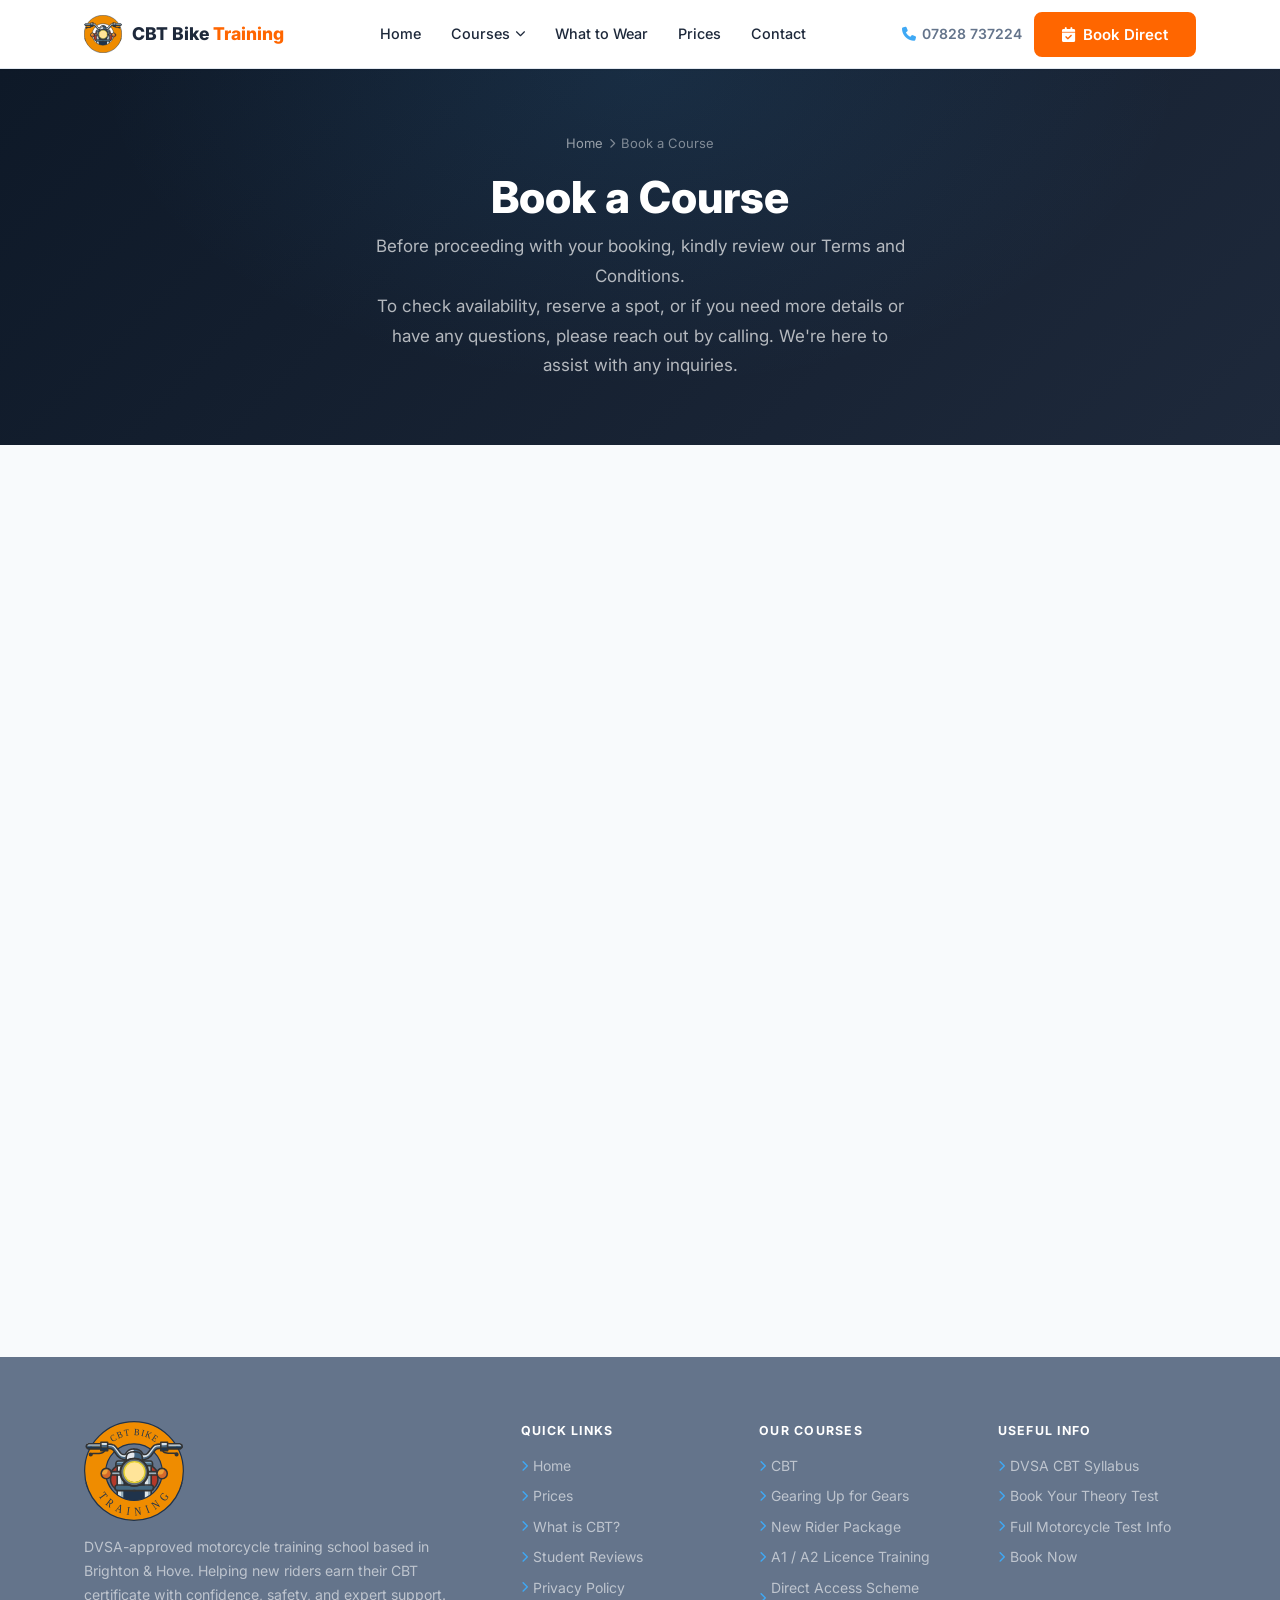
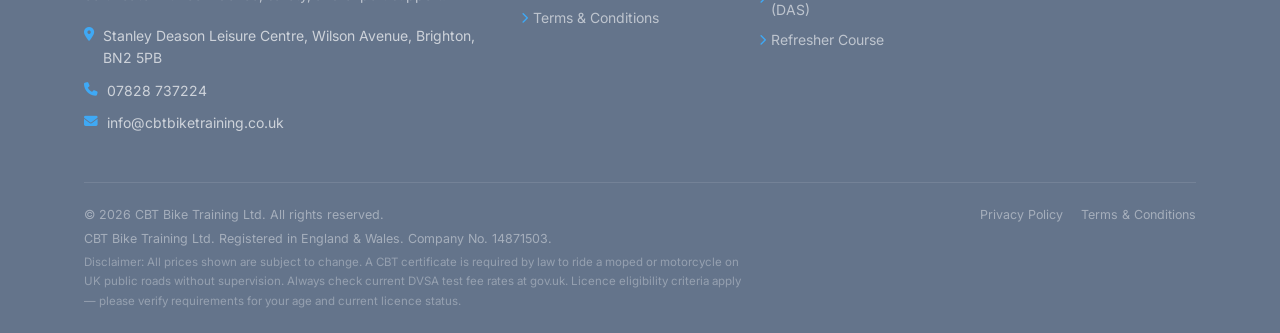
<file: book/index.html>
﻿<!DOCTYPE html>
<html lang="en">
<head>
  <meta charset="UTF-8" />
  <meta name="viewport" content="width=device-width, initial-scale=1.0" />
  <meta name="description" content="Book your Brighton CBT course or motorcycle lesson directly with CBT Bike Training. Choose your date and reserve your place in minutes." />
  <meta name="keywords" content="book CBT Brighton, book motorcycle training Sussex, reserve CBT course, book moped lesson Brighton" />
  <meta property="og:title" content="Book Brighton CBT Course | CBT Bike Training Brighton" />
  <meta property="og:description" content="Book your Brighton CBT course directly with local instructors and secure your preferred training date without third-party fees." />
  <meta property="og:type" content="website" />
  <meta property="og:url" content="https://www.cbtbiketraining.co.uk/book/" />
  <title>Book Brighton CBT Course | CBT Bike Training Brighton</title>
  <link rel="canonical" href="https://www.cbtbiketraining.co.uk/book/" />
  <link rel="icon" href="../public/images/logos/cbt-bike-training-logo-simple.svg" type="image/svg+xml" />
  <link rel="preconnect" href="https://fonts.googleapis.com" />
  <link rel="preconnect" href="https://fonts.gstatic.com" crossorigin />
  <link href="https://fonts.googleapis.com/css2?family=Inter:wght@400;500;600;700;800&display=swap" rel="stylesheet" />
  <link rel="stylesheet" href="https://cdnjs.cloudflare.com/ajax/libs/font-awesome/6.5.1/css/all.min.css" crossorigin="anonymous" />
  <link rel="stylesheet" href="../css/styles.css" />
</head>
<body>

  <!-- ═══════════ NAVIGATION ═══════════ -->
  <header>
    <nav class="navbar" id="navbar" aria-label="Main navigation">
      <div class="container">
        <div class="navbar-inner">

          <a href="../" class="navbar-logo" aria-label="CBT Bike Training — Home">
            <div class="logo-badge" aria-hidden="true">
              <img src="../public/images/logos/cbt-bike-training-logo-simple.svg" alt="" />
            </div>
            <span class="logo-name">CBT Bike <span>Training</span></span>
          </a>

          <ul class="navbar-nav" role="list">
            <li><a href="../">Home</a></li>
            <li class="nav-dropdown">
              <button class="nav-dropdown-toggle" aria-expanded="false" aria-haspopup="true">Courses <i class="fa-solid fa-chevron-down" aria-hidden="true"></i></button>
              <ul class="nav-dropdown-menu" role="list">
                <li><a href="../courses/cbt">CBT</a></li>
                <li><a href="../courses/new-rider">New Rider</a></li>
                <li><a href="../courses/advanced-riding">Advanced Riding</a></li>
                <li><a href="../courses/bespoke-refresher">Bespoke &amp; Refresher</a></li>
                <li><a href="../courses/full-licence">Full Licence</a></li>
              </ul>
            </li>
            <li><a href="../what-to-wear">What to Wear</a></li>
            <li><a href="../prices">Prices</a></li>
            <li><a href="../contact">Contact</a></li>
          </ul>

          <div class="navbar-right">
            <a href="tel:07828737224" class="navbar-phone" aria-label="Call us on 07828 737224">
              <i class="fa-solid fa-phone" aria-hidden="true"></i> 07828 737224
            </a>
            <a href="../book" class="btn btn-primary active">
              <i class="fa-solid fa-calendar-check" aria-hidden="true"></i> Book Direct
            </a>
          </div>

          <button class="hamburger" id="hamburger" aria-expanded="false" aria-controls="mobile-menu" aria-label="Toggle navigation">
            <span></span><span></span><span></span>
          </button>

        </div>
      </div>
    </nav>

    <nav class="mobile-menu" id="mobile-menu" aria-label="Mobile navigation">
      <a href="../">Home</a>
      <span class="mobile-menu-heading">Courses</span>
      <a href="../courses/cbt" class="mobile-menu-sub">CBT</a>
      <a href="../courses/new-rider" class="mobile-menu-sub">New Rider</a>
      <a href="../courses/advanced-riding" class="mobile-menu-sub">Advanced Riding</a>
      <a href="../courses/bespoke-refresher" class="mobile-menu-sub">Bespoke &amp; Refresher</a>
      <a href="../courses/full-licence" class="mobile-menu-sub">Full Licence</a>
      <a href="../what-to-wear">What to Wear</a>
      <a href="../prices">Prices</a>
      <a href="../contact">Contact</a>
      <a href="tel:07828737224"><i class="fa-solid fa-phone" aria-hidden="true"></i> 07828 737224</a>
      <a href="../book" class="btn btn-primary">
        <i class="fa-solid fa-calendar-check" aria-hidden="true"></i> Book Direct
      </a>
    </nav>
  </header>

  <main>

    <!-- ═══════════ PAGE HERO ═══════════ -->
    <section class="page-hero" aria-labelledby="page-heading">
      <div class="container">
        <div class="page-hero-content">
          <nav class="breadcrumb" aria-label="Breadcrumb">
            <a href="../">Home</a>
            <i class="fa-solid fa-chevron-right" aria-hidden="true"></i>
            <span aria-current="page">Book a Course</span>
          </nav>
          <h1 id="page-heading">Book a Course</h1>
          <p class="lead">
            Before proceeding with your booking, kindly review our <a href="../terms-and-conditions">Terms and Conditions</a>.
          </p>
          <p class="lead">
            To check availability, reserve a spot, or if you need more details or have any questions, please reach out by calling. We're here to assist with any inquiries.
          </p>
        </div>
      </div>
    </section>

    <!-- ═══════════ BOOKING EMBED ═══════════ -->
    <section class="booking-section" aria-labelledby="booking-heading" style="padding: 3rem 0 4rem;">
      <div class="container">
        <h2 id="booking-heading" class="sr-only">Online Booking</h2>
        <iframe
          src="https://app.acuityscheduling.com/schedule/f54dee23?ref=embedded_csp"
          title="Book a CBT motorcycle training course"
          width="100%"
          height="800"
          frameborder="0"
          style="border: none; display: block; border-radius: 8px;"
          loading="lazy"
          referrerpolicy="strict-origin-when-cross-origin"
        ></iframe>
      </div>
    </section>

  </main>

  <!-- ═══════════ FOOTER ═══════════ -->
  <footer class="footer" role="contentinfo">
    <div class="container">
      <div class="footer-grid">

        <div class="footer-brand">
     <div class="f-logo" aria-label="CBT Bike Training">
            <img src="../../public/images/logos/cbt-bike-training-logo.svg" alt="CBT Bike Training logo" />
          </div>
          <p class="f-desc">
            DVSA-approved motorcycle training school based in Brighton &amp; Hove.
            Helping new riders earn their CBT certificate with confidence, safety, and expert support.
          </p>
          <div class="f-contact">
            <div class="f-contact-item">
              <i class="fa-solid fa-location-dot" aria-hidden="true"></i>
              <span>Stanley Deason Leisure Centre, Wilson Avenue, Brighton, BN2 5PB</span>
            </div>
            <div class="f-contact-item">
              <i class="fa-solid fa-phone" aria-hidden="true"></i>
              <a href="tel:07828737224">07828 737224</a>
            </div>
            <div class="f-contact-item">
              <i class="fa-solid fa-envelope" aria-hidden="true"></i>
              <a href="mailto:info@cbtbiketraining.co.uk">info@cbtbiketraining.co.uk</a>
            </div>
          </div>
        </div>

        <div class="footer-col">
          <h4>Quick Links</h4>
          <nav class="footer-links" aria-label="Footer quick links">
            <a href="../"><i class="fa-solid fa-chevron-right" aria-hidden="true"></i> Home</a>
            <a href="../prices"><i class="fa-solid fa-chevron-right" aria-hidden="true"></i> Prices</a>
            <a href="../#what-is-cbt"><i class="fa-solid fa-chevron-right" aria-hidden="true"></i> What is CBT?</a>
            <a href="../#testimonials"><i class="fa-solid fa-chevron-right" aria-hidden="true"></i> Student Reviews</a>
            <a href="../privacy-policy"><i class="fa-solid fa-chevron-right" aria-hidden="true"></i> Privacy Policy</a>
            <a href="../terms-and-conditions"><i class="fa-solid fa-chevron-right" aria-hidden="true"></i> Terms &amp; Conditions</a>
          </nav>
        </div>

        <div class="footer-col">
          <h4>Our Courses</h4>
          <nav class="footer-links" aria-label="Footer courses links">
            <a href="../prices"><i class="fa-solid fa-chevron-right" aria-hidden="true"></i> CBT</a>
            <a href="../prices"><i class="fa-solid fa-chevron-right" aria-hidden="true"></i> Gearing Up for Gears</a>
            <a href="../prices"><i class="fa-solid fa-chevron-right" aria-hidden="true"></i> New Rider Package</a>
            <a href="../prices"><i class="fa-solid fa-chevron-right" aria-hidden="true"></i> A1 / A2 Licence Training</a>
            <a href="../prices"><i class="fa-solid fa-chevron-right" aria-hidden="true"></i> Direct Access Scheme (DAS)</a>
            <a href="../prices"><i class="fa-solid fa-chevron-right" aria-hidden="true"></i> Refresher Course</a>
          </nav>
        </div>

        <div class="footer-col">
          <h4>Useful Info</h4>
          <nav class="footer-links" aria-label="Footer useful info links">
            <a href="https://www.gov.uk/compulsory-basic-training-cbt-syllabus" target="_blank" rel="noopener noreferrer">
              <i class="fa-solid fa-chevron-right" aria-hidden="true"></i> DVSA CBT Syllabus
            </a>
            <a href="https://www.gov.uk/book-theory-test" target="_blank" rel="noopener noreferrer">
              <i class="fa-solid fa-chevron-right" aria-hidden="true"></i> Book Your Theory Test
            </a>
            <a href="https://www.gov.uk/motorcycle-test" target="_blank" rel="noopener noreferrer">
              <i class="fa-solid fa-chevron-right" aria-hidden="true"></i> Full Motorcycle Test Info
            </a>
            <a href="../book"><i class="fa-solid fa-chevron-right" aria-hidden="true"></i> Book Now</a>
          </nav>
        </div>

      </div>

      <div class="footer-bottom">
        <div class="footer-bottom-left">
          <p>&copy; <span id="current-year"></span> CBT Bike Training Ltd. All rights reserved.</p>
          <p>CBT Bike Training Ltd. Registered in England &amp; Wales. Company No. 14871503.</p>
          <p class="footer-disclaimer">
            Disclaimer: All prices shown are subject to change. A CBT certificate is required by law to ride a moped or
            motorcycle on UK public roads without supervision. Always check current DVSA test fee rates at gov.uk.
            Licence eligibility criteria apply — please verify requirements for your age and current licence status.
          </p>
        </div>
        <div class="footer-bottom-right">
          <a href="../privacy-policy">Privacy Policy</a>
          <a href="../terms-and-conditions">Terms &amp; Conditions</a>
        </div>
      </div>

    </div>
  </footer>

  <script src="/js/main.js" defer></script>
</body>
</html>
</file>
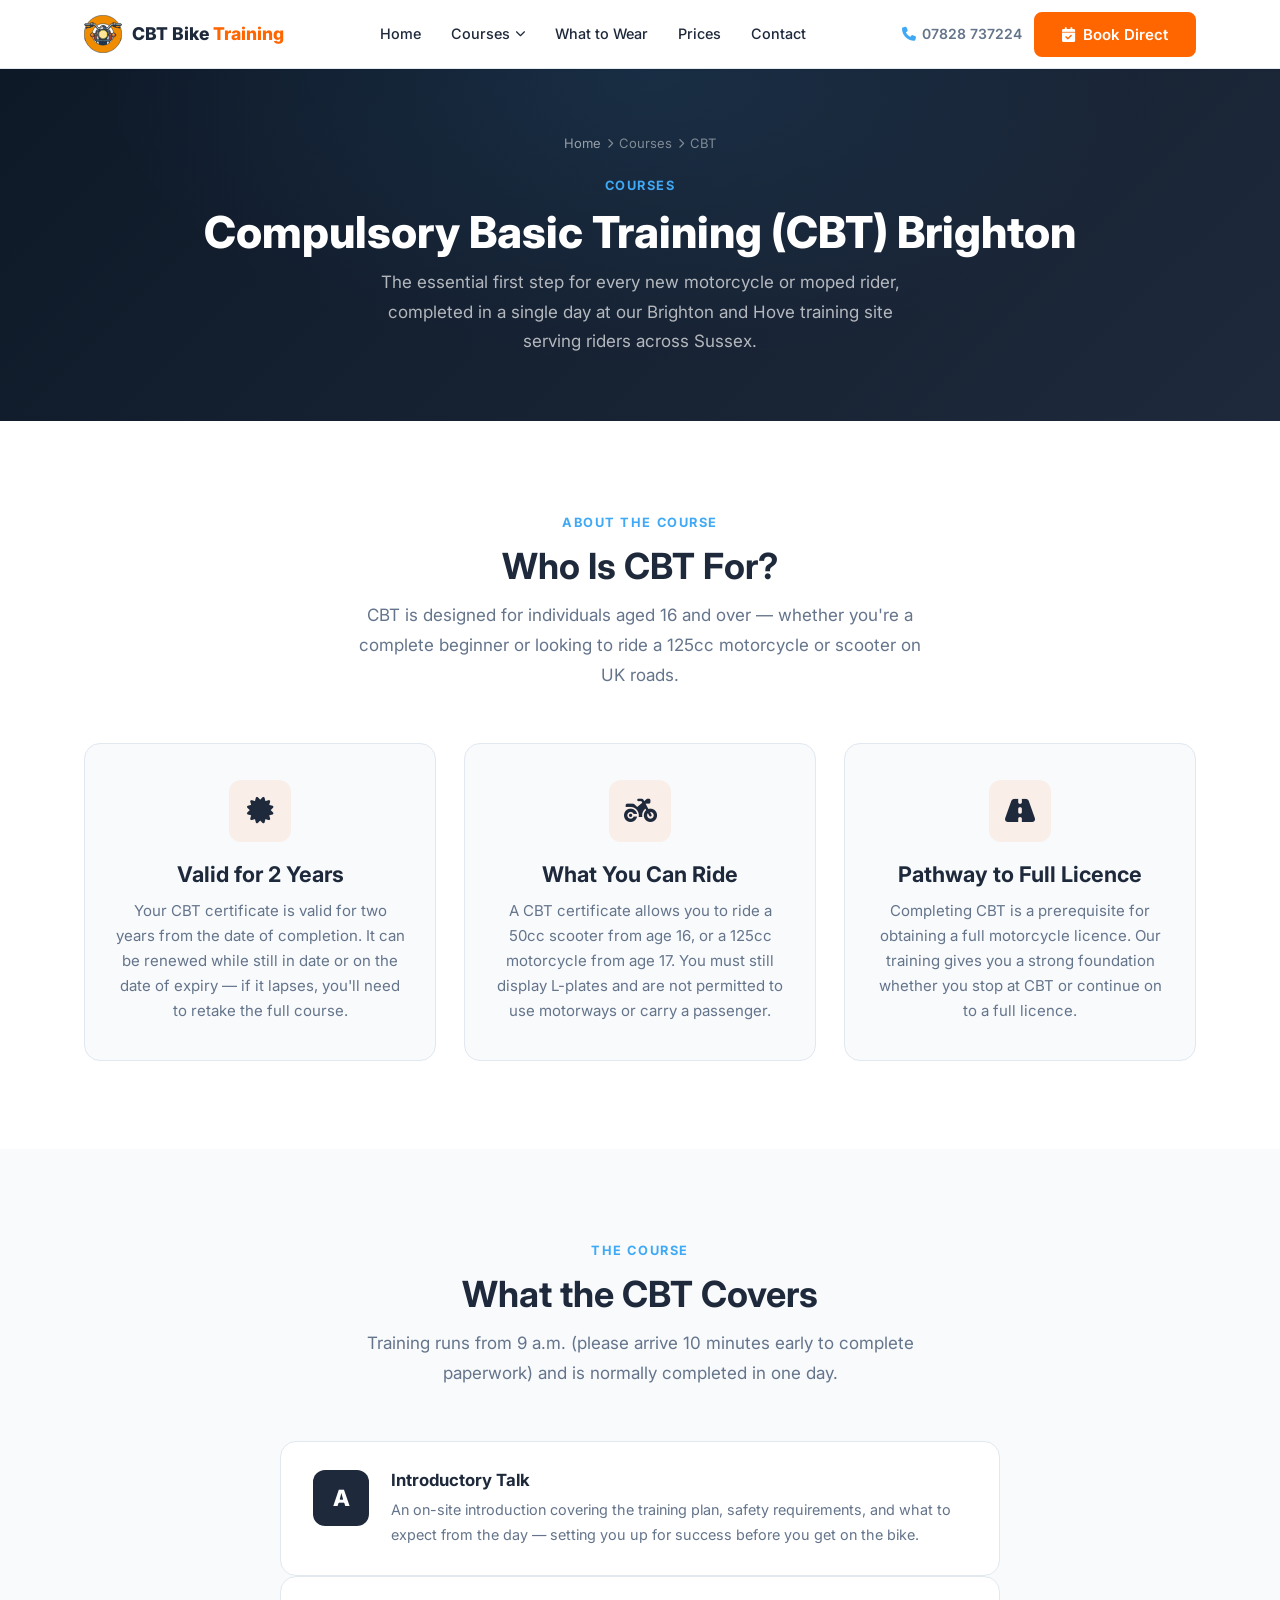
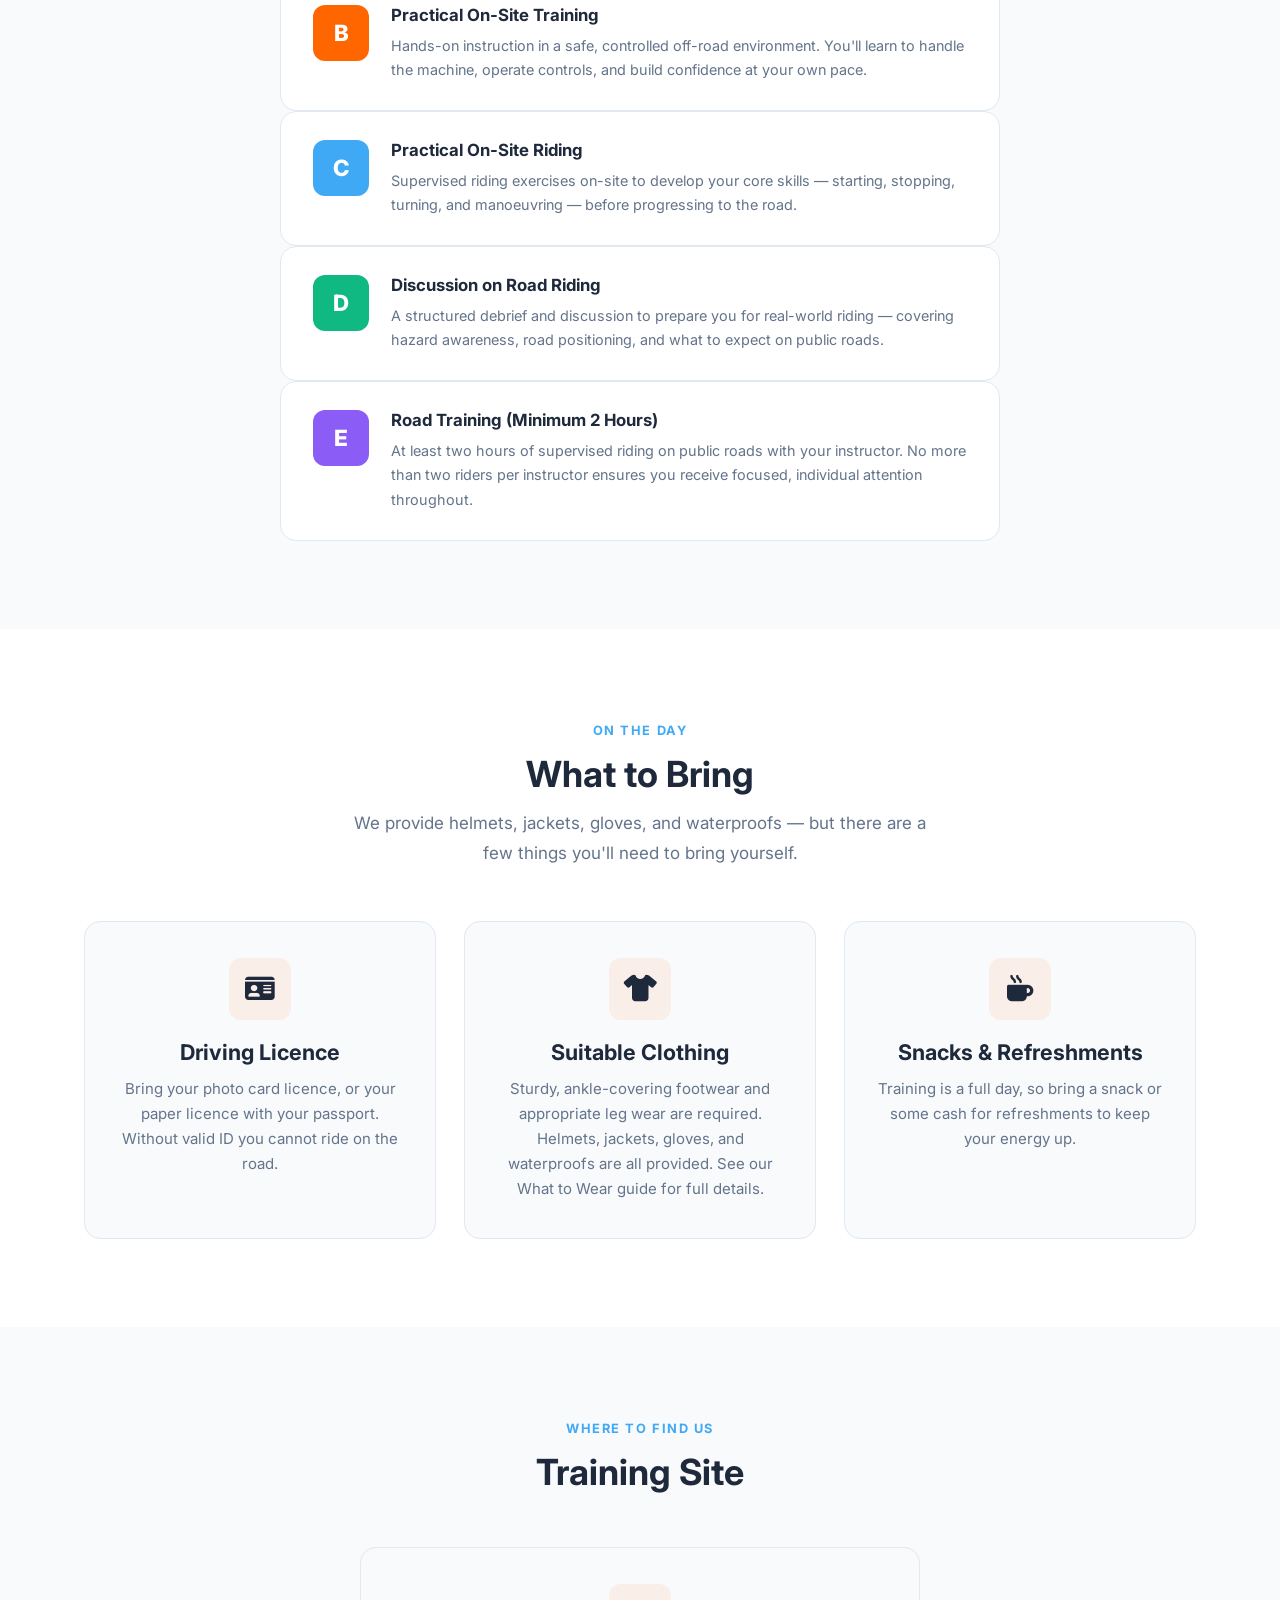
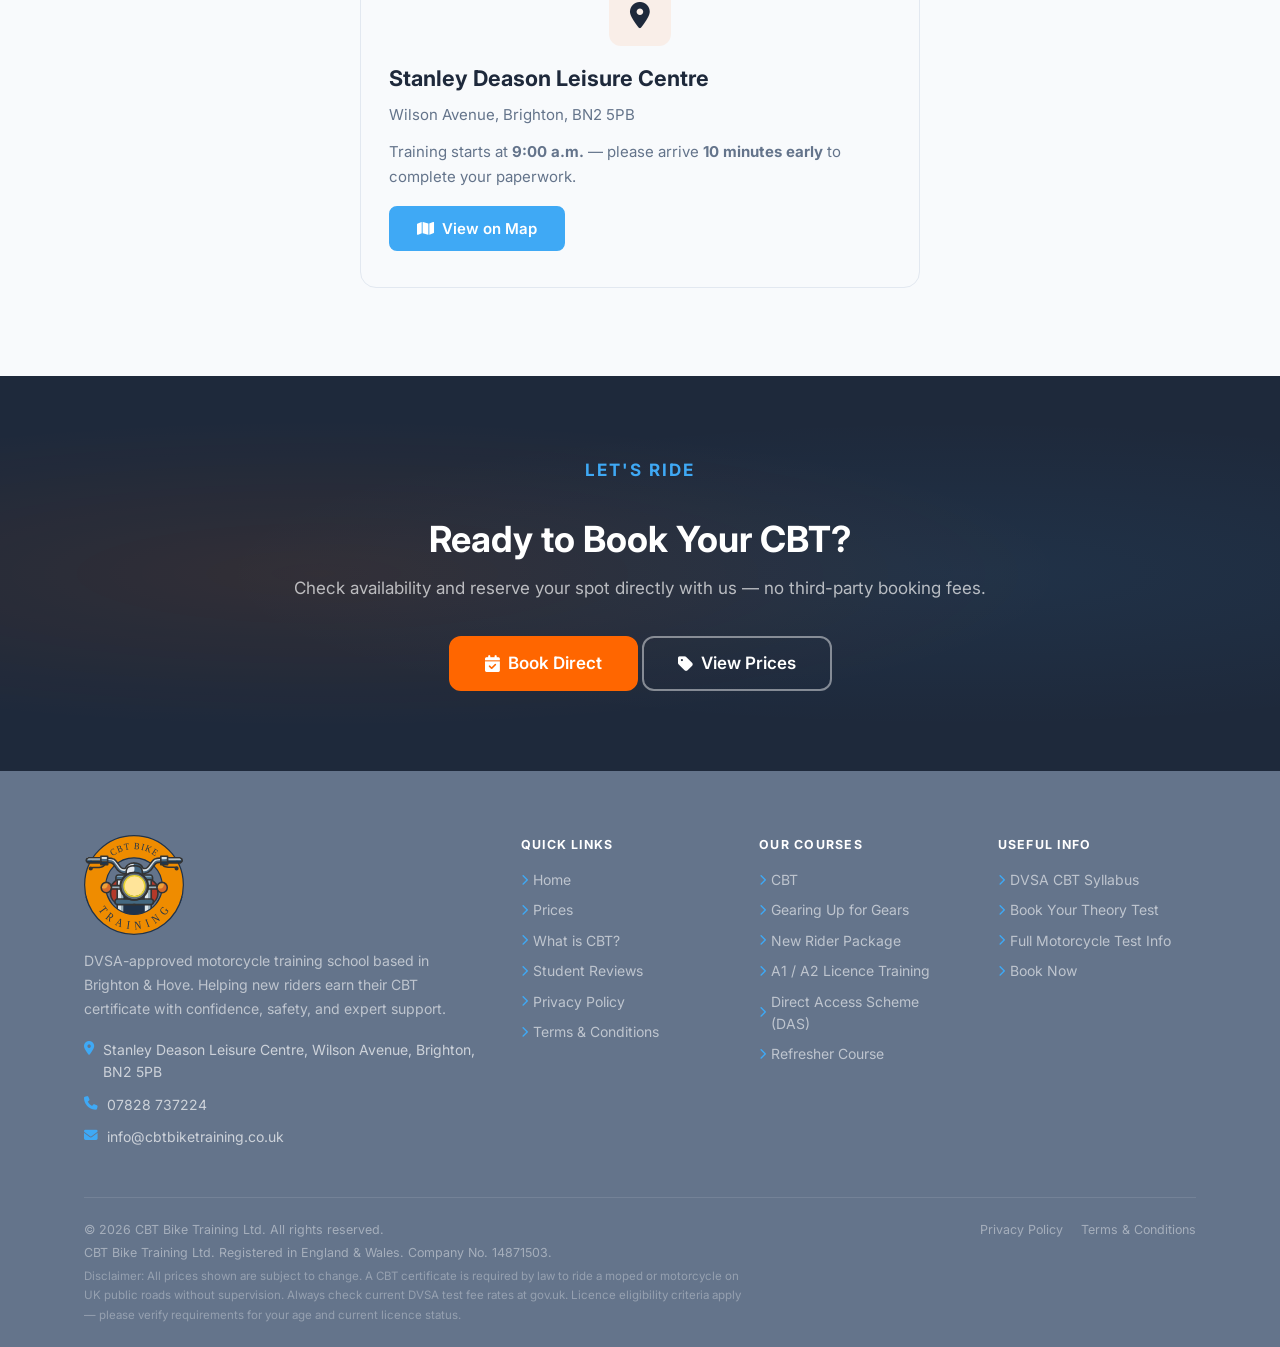
<file: cbt/index.html>
<!DOCTYPE html>
<html lang="en">
<head>
  <meta charset="UTF-8">
  <meta http-equiv="refresh" content="0; url=/courses/cbt/">
  <link rel="canonical" href="/courses/cbt/">
  <title>Redirecting…</title>
  <script>
    // JavaScript fallback
    window.location.replace("/courses/cbt/");
  </script>
</head>
<body>
  <p>If you are not redirected automatically, <a href="/courses/cbt/">click here</a>.</p>
</body>
</html>
</file>
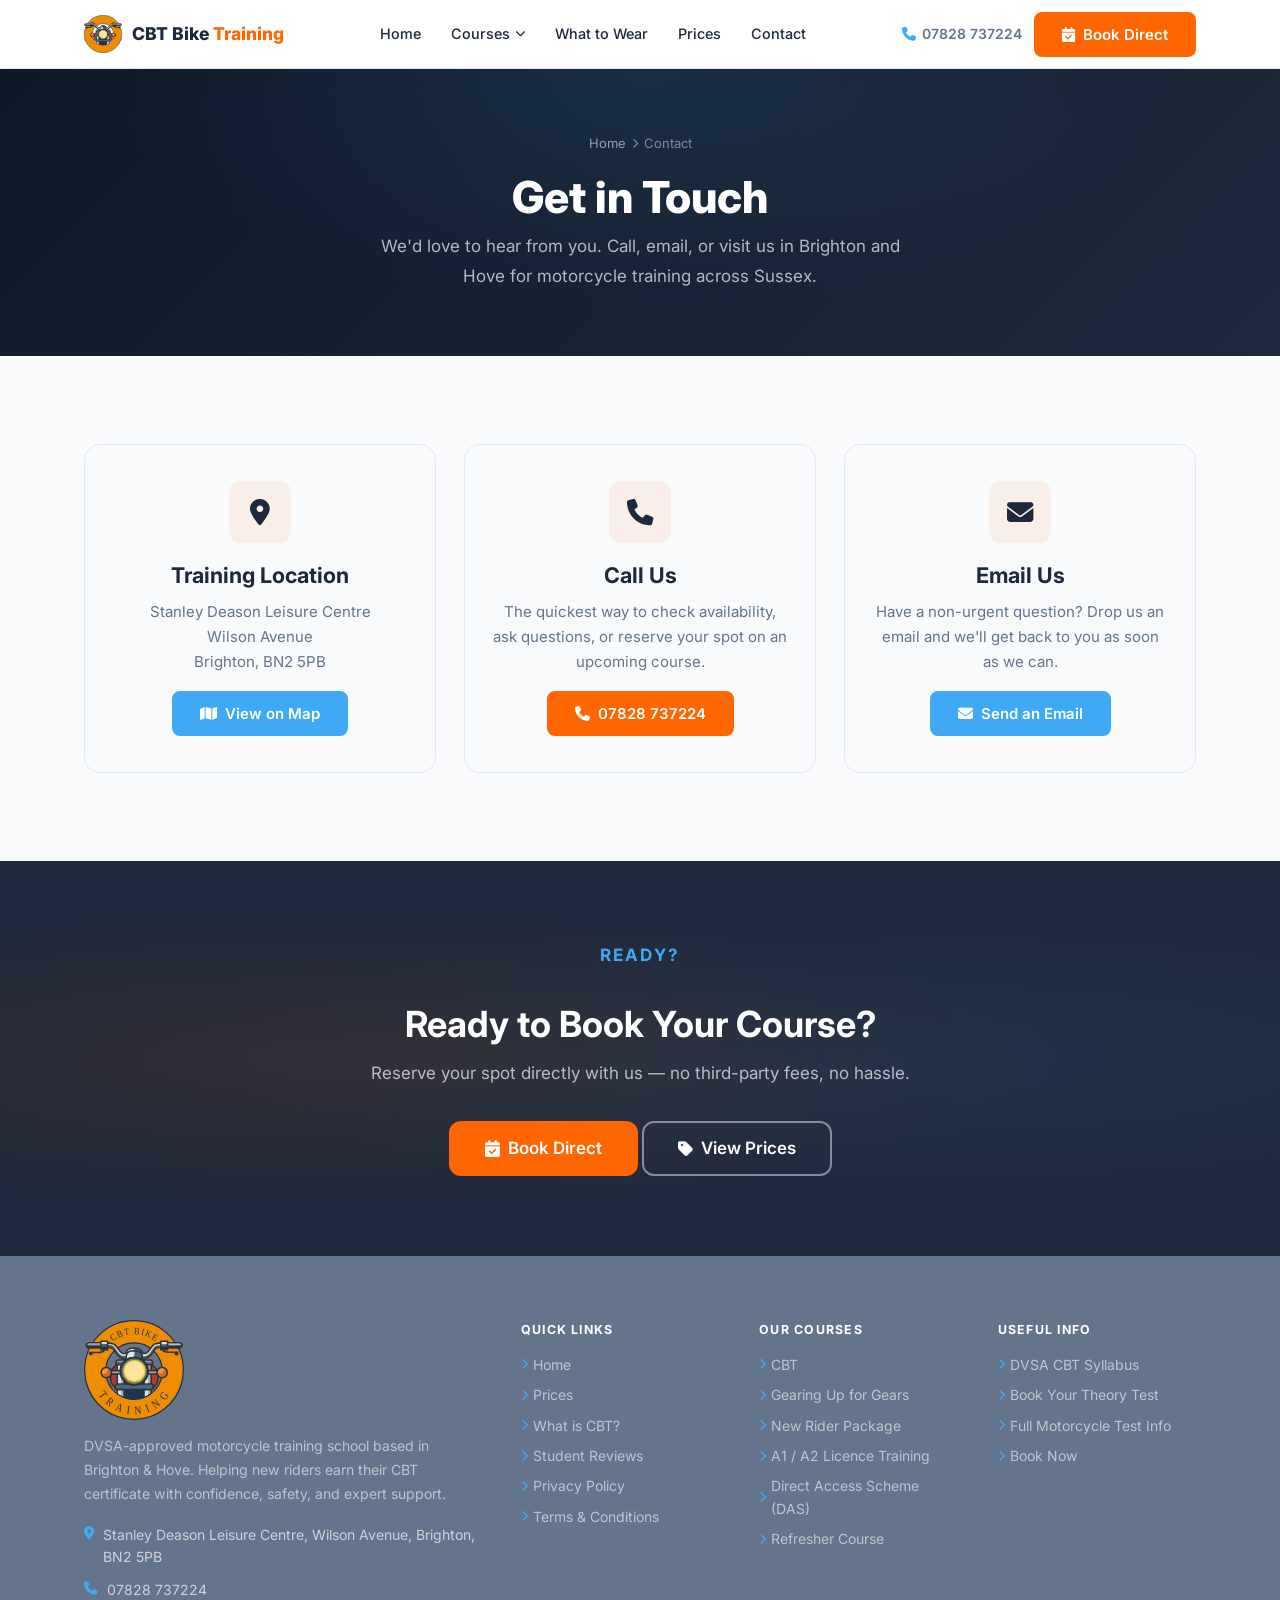
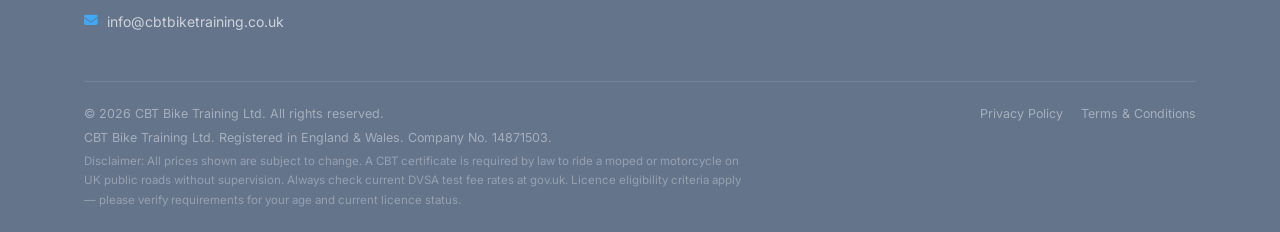
<file: contact/index.html>
﻿<!DOCTYPE html>
<html lang="en">
<head>
  <meta charset="UTF-8" />
  <meta name="viewport" content="width=device-width, initial-scale=1.0" />
  <meta name="description" content="Call CBT Bike Training Brighton to book your CBT or motorcycle training in Brighton and Hove. Speak to an instructor and secure your preferred date." />
  <meta name="keywords" content="contact CBT Bike Training Brighton, motorcycle training contact Brighton, CBT course enquiry Sussex" />
  <meta property="og:title" content="Brighton Motorcycle Training Contact | CBT Bike Training Brighton" />
  <meta property="og:description" content="Contact CBT Bike Training Brighton to check course availability and book CBT, licence, or refresher training in Sussex." />
  <meta property="og:type" content="website" />
  <meta property="og:url" content="https://www.cbtbiketraining.co.uk/contact/" />
  <title>Brighton Motorcycle Training Contact | CBT Bike Training Brighton</title>
  <link rel="canonical" href="https://www.cbtbiketraining.co.uk/contact/" />
  <script type="application/ld+json">
    {
      "@context": "https://schema.org",
      "@graph": [
        {
          "@type": "ContactPage",
          "name": "Contact CBT Bike Training Brighton",
          "url": "https://www.cbtbiketraining.co.uk/contact/",
          "about": {
            "@id": "https://www.cbtbiketraining.co.uk/#localbusiness"
          }
        },
        {
          "@type": "LocalBusiness",
          "@id": "https://www.cbtbiketraining.co.uk/#localbusiness",
          "name": "CBT Bike Training Ltd",
          "url": "https://www.cbtbiketraining.co.uk/",
          "telephone": "+44 7828 737224",
          "email": "info@cbtbiketraining.co.uk",
          "areaServed": ["Brighton", "Brighton and Hove", "Sussex"],
          "address": {
            "@type": "PostalAddress",
            "streetAddress": "Stanley Deason Leisure Centre, Wilson Avenue",
            "addressLocality": "Brighton",
            "postalCode": "BN2 5PB",
            "addressCountry": "GB"
          }
        }
      ]
    }
  </script>
  <link rel="icon" href="../public/images/logos/cbt-bike-training-logo-simple.svg" type="image/svg+xml" />
  <link rel="preconnect" href="https://fonts.googleapis.com" />
  <link rel="preconnect" href="https://fonts.gstatic.com" crossorigin />
  <link href="https://fonts.googleapis.com/css2?family=Inter:wght@400;500;600;700;800&display=swap" rel="stylesheet" />
  <link rel="stylesheet" href="https://cdnjs.cloudflare.com/ajax/libs/font-awesome/6.5.1/css/all.min.css" crossorigin="anonymous" />
  <link rel="stylesheet" href="../css/styles.css" />
</head>
<body>

  <!-- ═══════════ NAVIGATION ═══════════ -->
  <header>
    <nav class="navbar" id="navbar" aria-label="Main navigation">
      <div class="container">
        <div class="navbar-inner">

          <a href="../" class="navbar-logo" aria-label="CBT Bike Training — Home">
            <div class="logo-badge" aria-hidden="true">
              <img src="../public/images/logos/cbt-bike-training-logo-simple.svg" alt="" />
            </div>
            <span class="logo-name">CBT Bike <span>Training</span></span>
          </a>

          <ul class="navbar-nav" role="list">
            <li><a href="../">Home</a></li>
            <li class="nav-dropdown">
              <button class="nav-dropdown-toggle" aria-expanded="false" aria-haspopup="true">Courses <i class="fa-solid fa-chevron-down" aria-hidden="true"></i></button>
              <ul class="nav-dropdown-menu" role="list">
                <li><a href="../courses/cbt">CBT</a></li>
                <li><a href="../courses/new-rider">New Rider</a></li>
                <li><a href="../courses/advanced-riding">Advanced Riding</a></li>
                <li><a href="../courses/bespoke-refresher">Bespoke &amp; Refresher</a></li>
                <li><a href="../courses/full-licence">Full Licence</a></li>
              </ul>
            </li>
            <li><a href="../what-to-wear">What to Wear</a></li>
            <li><a href="../prices">Prices</a></li>
            <li><a href="../contact">Contact</a></li>
          </ul>

          <div class="navbar-right">
            <a href="tel:07828737224" class="navbar-phone" aria-label="Call us on 07828 737224">
              <i class="fa-solid fa-phone" aria-hidden="true"></i> 07828 737224
            </a>
            <a href="../book" class="btn btn-primary">
              <i class="fa-solid fa-calendar-check" aria-hidden="true"></i> Book Direct
            </a>
          </div>

          <button class="hamburger" id="hamburger" aria-expanded="false" aria-controls="mobile-menu" aria-label="Toggle navigation">
            <span></span><span></span><span></span>
          </button>

        </div>
      </div>
    </nav>

    <nav class="mobile-menu" id="mobile-menu" aria-label="Mobile navigation">
      <a href="../">Home</a>
      <span class="mobile-menu-heading">Courses</span>
      <a href="../courses/cbt" class="mobile-menu-sub">CBT</a>
      <a href="../courses/new-rider" class="mobile-menu-sub">New Rider</a>
      <a href="../courses/advanced-riding" class="mobile-menu-sub">Advanced Riding</a>
      <a href="../courses/bespoke-refresher" class="mobile-menu-sub">Bespoke &amp; Refresher</a>
      <a href="../courses/full-licence" class="mobile-menu-sub">Full Licence</a>
      <a href="../what-to-wear">What to Wear</a>
      <a href="../prices">Prices</a>
      <a href="../contact">Contact</a>
      <a href="tel:07828737224"><i class="fa-solid fa-phone" aria-hidden="true"></i> 07828 737224</a>
      <a href="../book" class="btn btn-primary">
        <i class="fa-solid fa-calendar-check" aria-hidden="true"></i> Book Direct
      </a>
    </nav>
  </header>

  <main>

    <!-- ═══════════ PAGE HERO ═══════════ -->
    <section class="page-hero" aria-labelledby="page-heading">
      <div class="container">
        <div class="page-hero-content">
          <nav class="breadcrumb" aria-label="Breadcrumb">
            <a href="../">Home</a>
            <i class="fa-solid fa-chevron-right" aria-hidden="true"></i>
            <span aria-current="page">Contact</span>
          </nav>
          <h1 id="page-heading">Get in Touch</h1>
          <p class="lead">We'd love to hear from you. Call, email, or visit us in Brighton and Hove for motorcycle training across Sussex.</p>
        </div>
      </div>
    </section>

    <!-- ═══════════ CONTACT CARDS ═══════════ -->
    <section class="section section--bg" aria-labelledby="contact-heading">
      <div class="container">    
        <div class="book-direct-grid">

          <div class="bd-card fade-up">
            <div class="bd-icon" aria-hidden="true">
              <i class="fa-solid fa-location-dot"></i>
            </div>
            <h3>Training Location</h3>
            <p>Stanley Deason Leisure Centre<br />Wilson Avenue<br />Brighton, BN2 5PB</p>
            <a href="https://maps.google.com/?q=Stanley+Deason+Leisure+Centre+Brighton+BN2+5PB" class="btn btn-secondary" target="_blank" rel="noopener noreferrer" style="margin-top: 1rem;">
              <i class="fa-solid fa-map" aria-hidden="true"></i> View on Map
            </a>
          </div>

          <div class="bd-card fade-up">
            <div class="bd-icon" aria-hidden="true">
              <i class="fa-solid fa-phone"></i>
            </div>
            <h3>Call Us</h3>
            <p>The quickest way to check availability, ask questions, or reserve your spot on an upcoming course.</p>
            <a href="tel:07828737224" class="btn btn-primary" style="margin-top: 1rem;">
              <i class="fa-solid fa-phone" aria-hidden="true"></i> 07828 737224
            </a>
          </div>

          <div class="bd-card fade-up">
            <div class="bd-icon" aria-hidden="true">
              <i class="fa-solid fa-envelope"></i>
            </div>
            <h3>Email Us</h3>
            <p>Have a non-urgent question? Drop us an email and we'll get back to you as soon as we can.</p>
            <a href="mailto:cbtbiketrainingltd@gmail.com" class="btn btn-secondary" style="margin-top: 1rem;">
              <i class="fa-solid fa-envelope" aria-hidden="true"></i> Send an Email
            </a>
          </div>

        </div>
      </div>
    </section>

    <!-- ═══════════ CTA BANNER ═══════════ -->
    <section class="cta-banner" aria-labelledby="cta-heading">
      <div class="container">
        <p class="eyebrow" style="color: var(--blue);">Ready?</p>
        <h2 id="cta-heading">Ready to Book Your Course?</h2>
        <p class="lead">Reserve your spot directly with us — no third-party fees, no hassle.</p>
        <div class="cta-actions">
          <a href="../book" class="btn btn-primary btn-lg">
            <i class="fa-solid fa-calendar-check" aria-hidden="true"></i> Book Direct
          </a>
          <a href="../prices" class="btn btn-ghost btn-lg">
            <i class="fa-solid fa-tag" aria-hidden="true"></i> View Prices
          </a>
        </div>
      </div>
    </section>

  </main>

  <!-- ═══════════ FOOTER ═══════════ -->
  <footer class="footer" role="contentinfo">
    <div class="container">
      <div class="footer-grid">

        <div class="footer-brand">
     <div class="f-logo" aria-label="CBT Bike Training">
            <img src="../../public/images/logos/cbt-bike-training-logo.svg" alt="CBT Bike Training logo" />
          </div>
          <p class="f-desc">
            DVSA-approved motorcycle training school based in Brighton &amp; Hove.
            Helping new riders earn their CBT certificate with confidence, safety, and expert support.
          </p>
          <div class="f-contact">
            <div class="f-contact-item">
              <i class="fa-solid fa-location-dot" aria-hidden="true"></i>
              <span>Stanley Deason Leisure Centre, Wilson Avenue, Brighton, BN2 5PB</span>
            </div>
            <div class="f-contact-item">
              <i class="fa-solid fa-phone" aria-hidden="true"></i>
              <a href="tel:07828737224">07828 737224</a>
            </div>
            <div class="f-contact-item">
              <i class="fa-solid fa-envelope" aria-hidden="true"></i>
              <a href="mailto:info@cbtbiketraining.co.uk">info@cbtbiketraining.co.uk</a>
            </div>
          </div>
        </div>

        <div class="footer-col">
          <h4>Quick Links</h4>
          <nav class="footer-links" aria-label="Footer quick links">
            <a href="../"><i class="fa-solid fa-chevron-right" aria-hidden="true"></i> Home</a>
            <a href="../prices"><i class="fa-solid fa-chevron-right" aria-hidden="true"></i> Prices</a>
            <a href="../#what-is-cbt"><i class="fa-solid fa-chevron-right" aria-hidden="true"></i> What is CBT?</a>
            <a href="../#testimonials"><i class="fa-solid fa-chevron-right" aria-hidden="true"></i> Student Reviews</a>
            <a href="../privacy-policy"><i class="fa-solid fa-chevron-right" aria-hidden="true"></i> Privacy Policy</a>
            <a href="../terms-and-conditions"><i class="fa-solid fa-chevron-right" aria-hidden="true"></i> Terms &amp; Conditions</a>
          </nav>
        </div>

        <div class="footer-col">
          <h4>Our Courses</h4>
          <nav class="footer-links" aria-label="Footer courses links">
            <a href="../prices"><i class="fa-solid fa-chevron-right" aria-hidden="true"></i> CBT</a>
            <a href="../prices"><i class="fa-solid fa-chevron-right" aria-hidden="true"></i> Gearing Up for Gears</a>
            <a href="../prices"><i class="fa-solid fa-chevron-right" aria-hidden="true"></i> New Rider Package</a>
            <a href="../prices"><i class="fa-solid fa-chevron-right" aria-hidden="true"></i> A1 / A2 Licence Training</a>
            <a href="../prices"><i class="fa-solid fa-chevron-right" aria-hidden="true"></i> Direct Access Scheme (DAS)</a>
            <a href="../prices"><i class="fa-solid fa-chevron-right" aria-hidden="true"></i> Refresher Course</a>
          </nav>
        </div>

        <div class="footer-col">
          <h4>Useful Info</h4>
          <nav class="footer-links" aria-label="Footer useful info links">
            <a href="https://www.gov.uk/compulsory-basic-training-cbt-syllabus" target="_blank" rel="noopener noreferrer">
              <i class="fa-solid fa-chevron-right" aria-hidden="true"></i> DVSA CBT Syllabus
            </a>
            <a href="https://www.gov.uk/book-theory-test" target="_blank" rel="noopener noreferrer">
              <i class="fa-solid fa-chevron-right" aria-hidden="true"></i> Book Your Theory Test
            </a>
            <a href="https://www.gov.uk/motorcycle-test" target="_blank" rel="noopener noreferrer">
              <i class="fa-solid fa-chevron-right" aria-hidden="true"></i> Full Motorcycle Test Info
            </a>
            <a href="../book"><i class="fa-solid fa-chevron-right" aria-hidden="true"></i> Book Now</a>
          </nav>
        </div>

      </div>

      <div class="footer-bottom">
        <div class="footer-bottom-left">
          <p>&copy; <span id="current-year"></span> CBT Bike Training Ltd. All rights reserved.</p>
          <p>CBT Bike Training Ltd. Registered in England &amp; Wales. Company No. 14871503.</p>
          <p class="footer-disclaimer">
            Disclaimer: All prices shown are subject to change. A CBT certificate is required by law to ride a moped or
            motorcycle on UK public roads without supervision. Always check current DVSA test fee rates at gov.uk.
            Licence eligibility criteria apply — please verify requirements for your age and current licence status.
          </p>
        </div>
        <div class="footer-bottom-right">
          <a href="../privacy-policy">Privacy Policy</a>
          <a href="../terms-and-conditions">Terms &amp; Conditions</a>
        </div>
      </div>

    </div>
  </footer>

  <script src="/js/main.js" defer></script>
</body>
</html>
</file>
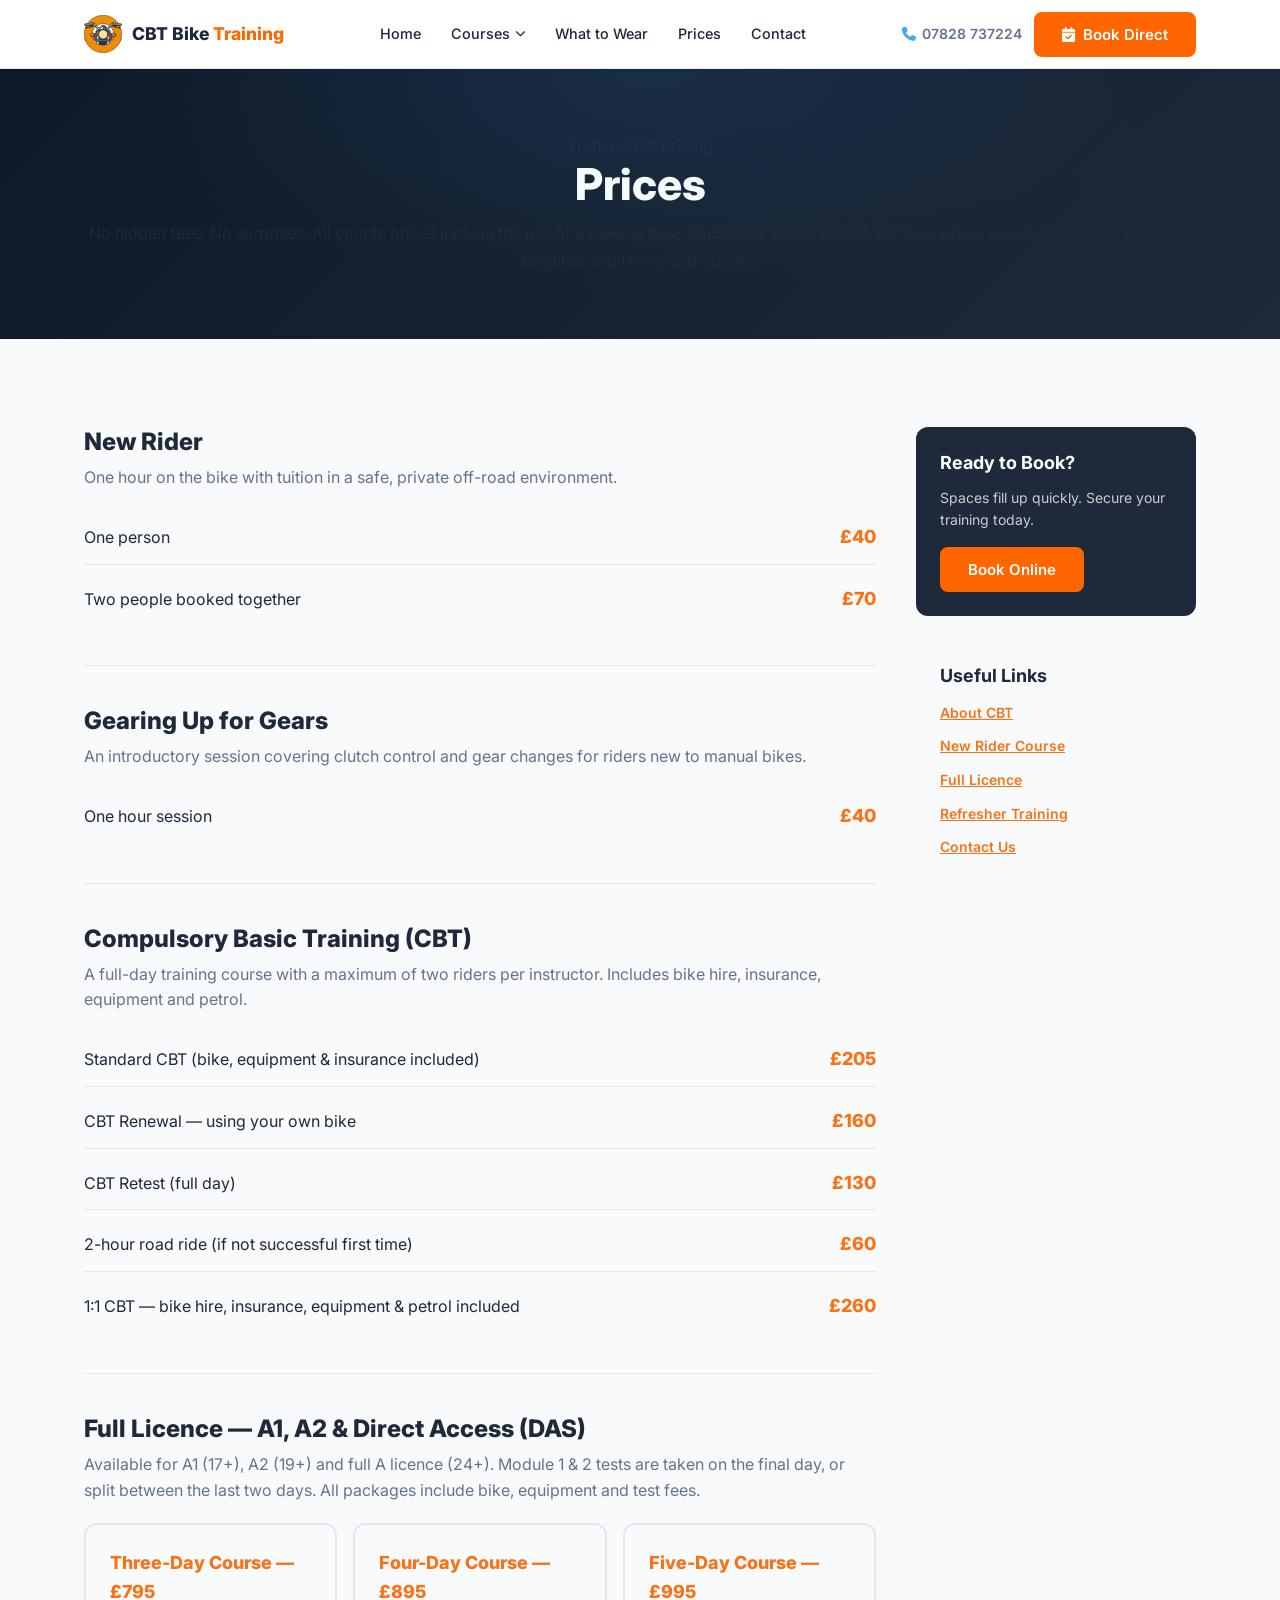
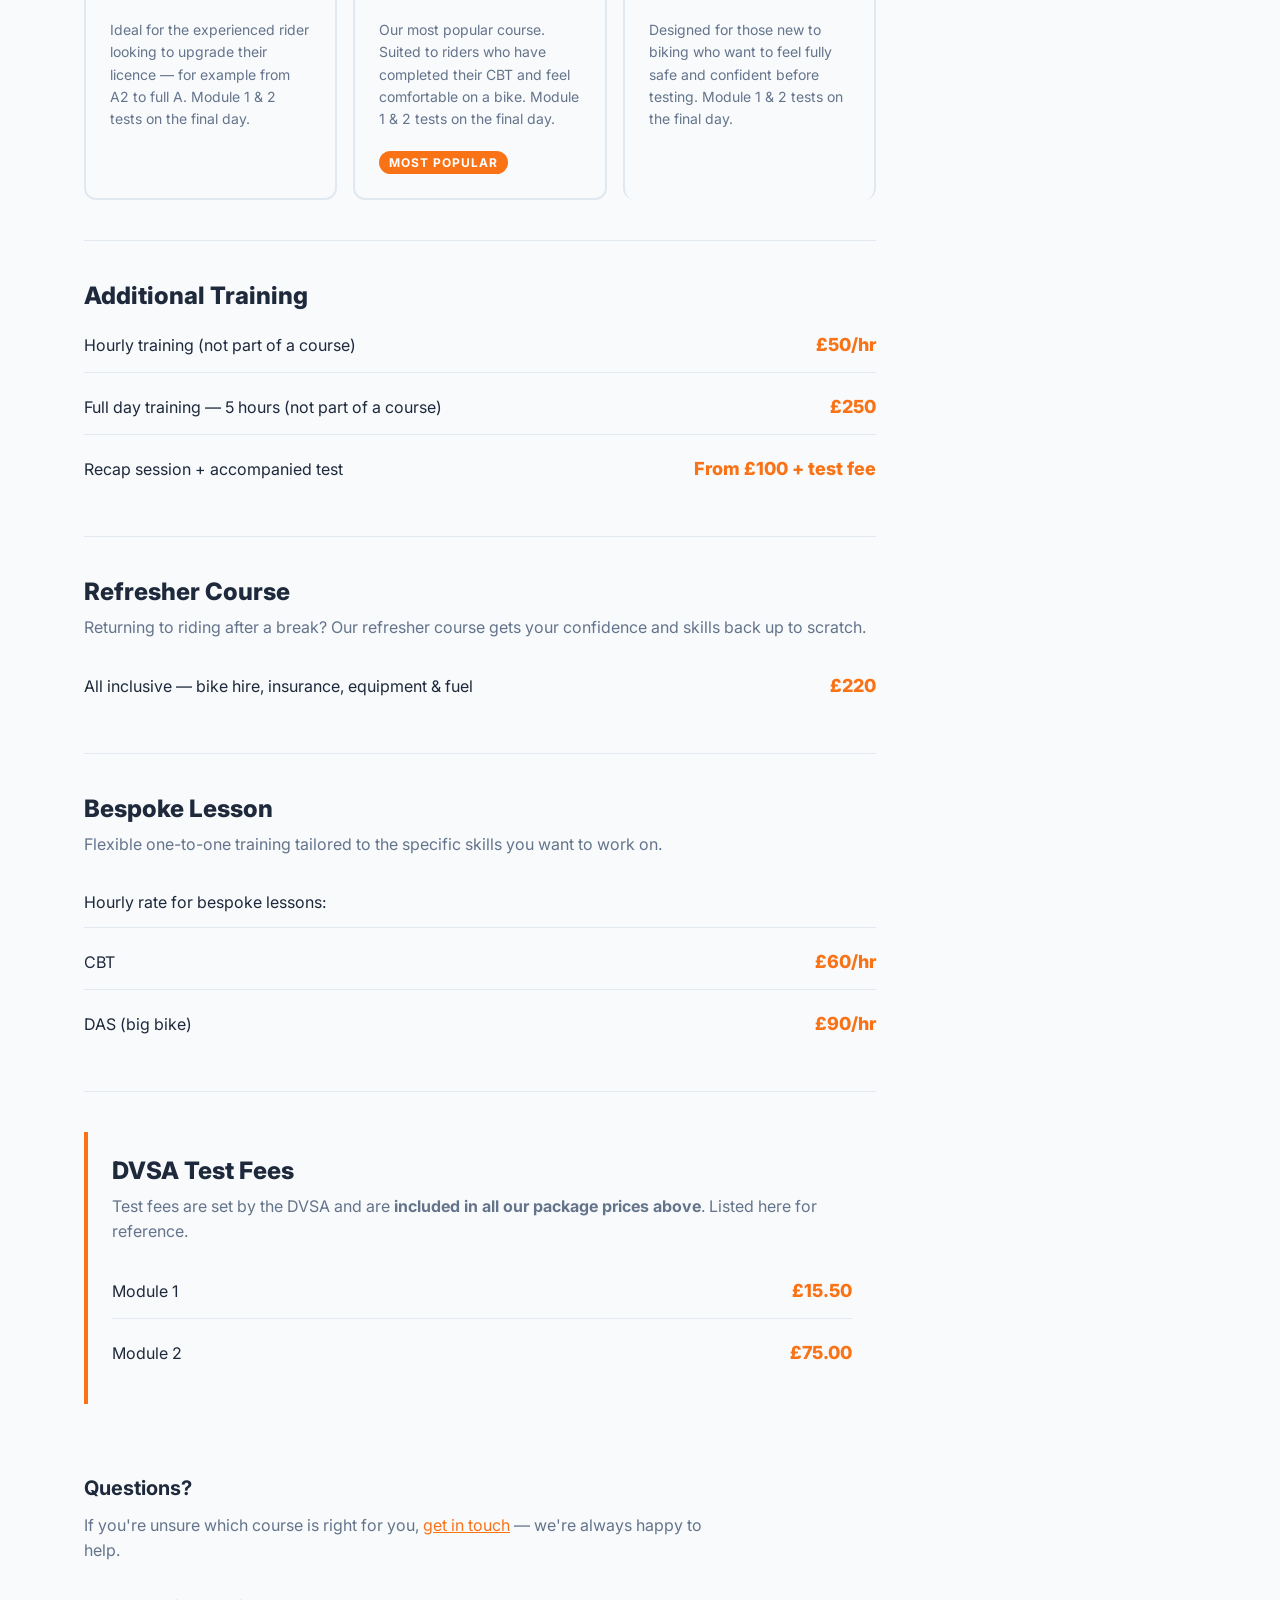
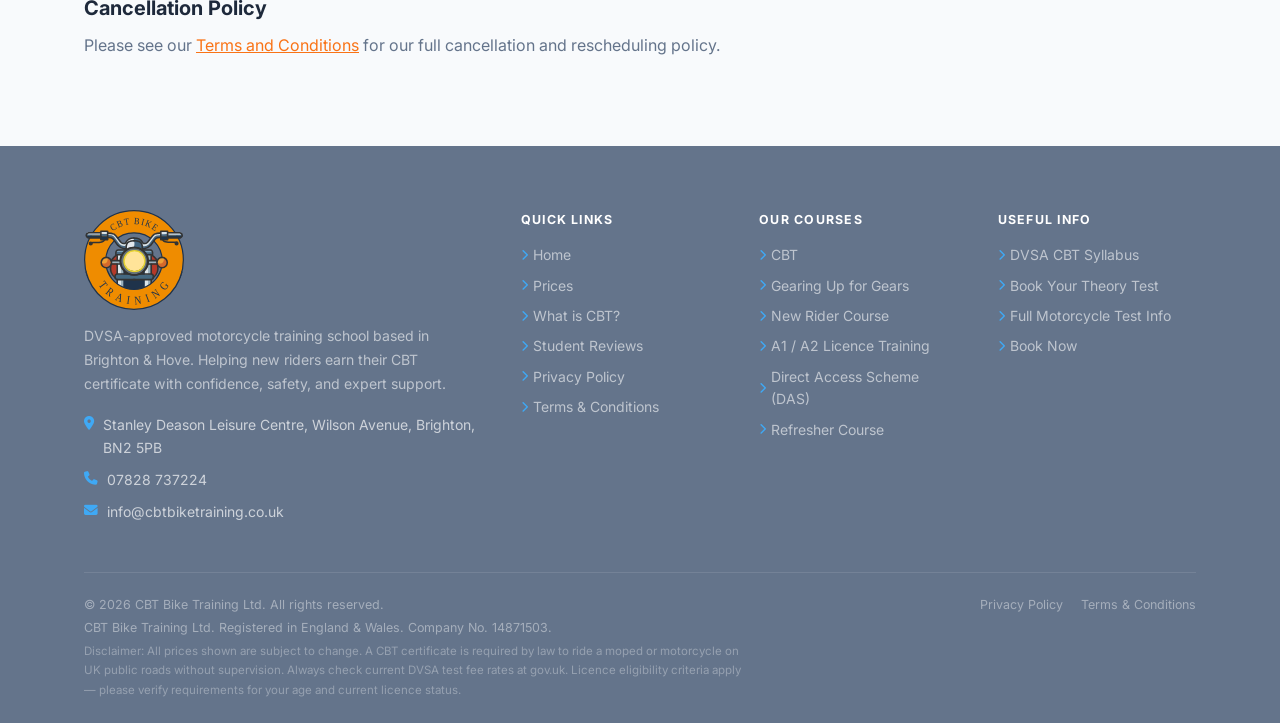
<file: prices/index.html>
﻿<!DOCTYPE html>
<html lang="en">
<head>
  <meta charset="UTF-8" />
  <meta name="viewport" content="width=device-width, initial-scale=1.0" />
  <meta name="description" content="Compare Brighton motorcycle training prices for CBT, A1/A2/DAS, new rider and refresher courses. View clear costs and book your place with confidence." />
  <meta property="og:title" content="Brighton Motorcycle Training Prices | CBT Bike Training Brighton" />
  <meta property="og:description" content="See transparent Brighton motorcycle training prices for CBT, full licence, and refresher courses with no hidden fees." />
  <meta property="og:type" content="website" />
  <meta property="og:url" content="https://www.cbtbiketraining.co.uk/prices/" />
  <title>Brighton Motorcycle Training Prices | CBT Bike Training Brighton</title>
  <link rel="canonical" href="https://www.cbtbiketraining.co.uk/prices/" />
  <link rel="icon" href="../public/images/logos/cbt-bike-training-logo-simple.svg" type="image/svg+xml" />
  <link rel="preconnect" href="https://fonts.googleapis.com" />
  <link rel="preconnect" href="https://fonts.gstatic.com" crossorigin />
  <link href="https://fonts.googleapis.com/css2?family=Inter:wght@400;500;600;700;800&display=swap" rel="stylesheet" />
  <link rel="stylesheet" href="https://cdnjs.cloudflare.com/ajax/libs/font-awesome/6.5.1/css/all.min.css" crossorigin="anonymous" />
  <link rel="stylesheet" href="../css/styles.css" />
  <style>
    .prices-layout {
      display: grid;
      gap: var(--space-10, 2.5rem);
      align-items: start;
    }

    @media (min-width: 900px) {
      .prices-layout {
        grid-template-columns: 1fr 280px;
      }
    }

    .prices-content {
      display: flex;
      flex-direction: column;
      gap: var(--space-10, 2.5rem);
    }

    .price-section {
      border-bottom: 1px solid var(--color-border, #e2e8f0);
      padding-bottom: var(--space-10, 2.5rem);
    }

    .price-section:last-of-type {
      border-bottom: none;
    }

    .price-section--note {
      background: var(--color-bg, #f8fafc);
      border: none;
      border-left: 4px solid var(--color-accent, #f97316);
      border-radius: 0 0.5rem 0.5rem 0;
      padding: var(--space-6, 1.5rem);
    }

    .price-section__title {
      font-size: var(--text-2xl, 1.5rem);
      font-weight: 800;
      margin-bottom: var(--space-2, 0.5rem);
      color: var(--color-text, #1e293b);
    }

    .price-section__desc {
      font-size: var(--text-base, 1rem);
      color: var(--color-text-muted, #64748b);
      margin-bottom: var(--space-5, 1.25rem);
      line-height: var(--leading-normal, 1.6);
    }

    .price-list {
      list-style: none;
      display: flex;
      flex-direction: column;
      gap: var(--space-2, 0.5rem);
      padding: 0;
      margin: 0;
    }

    .price-list > li {
      display: flex;
      justify-content: space-between;
      align-items: baseline;
      gap: var(--space-4, 1rem);
      padding: var(--space-3, 0.75rem) 0;
      border-bottom: 1px solid var(--color-border, #e2e8f0);
      font-size: var(--text-base, 1rem);
    }

    .price-list > li:last-child {
      border-bottom: none;
    }

    .price-list__item {
      color: var(--color-text, #1e293b);
    }

    .price-list__amount {
      font-weight: 800;
      color: var(--color-accent, #f97316);
      white-space: nowrap;
      font-size: var(--text-lg, 1.125rem);
    }

    .price-list--cards {
      display: grid;
      grid-template-columns: 1fr;
      gap: var(--space-4, 1rem);
    }

    @media (min-width: 640px) {
      .price-list--cards {
        grid-template-columns: repeat(3, 1fr);
      }
    }

    .price-list--cards > li {
      display: block;
      border: 2px solid var(--color-border, #e2e8f0);
      border-radius: var(--radius-lg, 0.75rem);
      padding: var(--space-6, 1.5rem);
    }

    .price-list__card--featured {
      border-color: var(--color-accent, #f97316);
      position: relative;
    }

    .price-list__card-badge {
      display: inline-block;
      background: var(--color-accent, #f97316);
      color: #fff;
      font-size: var(--text-xs, 0.75rem);
      font-weight: 700;
      letter-spacing: 0.08em;
      text-transform: uppercase;
      padding: 2px 10px;
      border-radius: 999px;
      margin-top: var(--space-5, 1.25rem);
    }

    .price-list__card-title {
      display: block;
      font-size: var(--text-lg, 1.125rem);
      font-weight: 800;
      color: var(--color-accent, #f97316);
      margin-bottom: var(--space-3, 0.75rem);
    }

    .price-list__card p {
      font-size: var(--text-sm, 0.875rem);
      color: var(--color-text-muted, #64748b);
      line-height: var(--leading-normal, 1.6);
    }

    .prices-sidebar {
      display: flex;
      flex-direction: column;
      gap: var(--space-6, 1.5rem);
    }

    .sidebar__card {
      background: var(--color-primary, #1e293b);
      color: #fff;
      border-radius: var(--radius-lg, 0.75rem);
      padding: var(--space-6, 1.5rem);
    }

    .sidebar__card--plain {
      background: var(--color-bg, #f8fafc);
      color: var(--color-text, #1e293b);
    }

    .sidebar__title {
      font-size: var(--text-lg, 1.125rem);
      font-weight: 700;
      margin-bottom: var(--space-3, 0.75rem);
    }

    .sidebar__body {
      font-size: var(--text-sm, 0.875rem);
      color: #ccc;
      margin-bottom: var(--space-4, 1rem);
      line-height: var(--leading-normal, 1.6);
    }

    .sidebar__links {
      display: flex;
      flex-direction: column;
      gap: var(--space-2, 0.5rem);
      list-style: none;
      padding: 0;
      margin: 0;
    }

    .sidebar__links a {
      font-size: var(--text-sm, 0.875rem);
      font-weight: 600;
      color: var(--color-accent, #f97316);
      text-decoration: underline;
    }

    .sidebar__links a:hover {
      color: var(--color-accent-hover, #ea580c);
    }

    .prices-footer {
      max-width: 640px;
    }

    .prose a {
      color: var(--color-accent, #f97316);
      text-decoration: underline;
    }

    .prose h2 {
      font-size: var(--text-xl, 1.25rem);
      font-weight: 700;
      margin-top: var(--space-8, 2rem);
      margin-bottom: var(--space-3, 0.75rem);
    }

    .prose p {
      color: var(--color-text-muted, #64748b);
      line-height: var(--leading-normal, 1.6);
    }
  </style>
</head>
<body>

  <!-- ======= NAVIGATION ======= -->
  <header>
    <nav class="navbar" id="navbar" aria-label="Main navigation">
      <div class="container">
        <div class="navbar-inner">

          <a href="../" class="navbar-logo" aria-label="CBT Bike Training — Home">
            <div class="logo-badge" aria-hidden="true">
              <img src="../public/images/logos/cbt-bike-training-logo-simple.svg" alt="" />
            </div>
            <span class="logo-name">CBT Bike <span>Training</span></span>
          </a>

          <ul class="navbar-nav" role="list">
            <li><a href="../">Home</a></li>
            <li class="nav-dropdown">
              <button class="nav-dropdown-toggle" aria-expanded="false" aria-haspopup="true">Courses <i class="fa-solid fa-chevron-down" aria-hidden="true"></i></button>
              <ul class="nav-dropdown-menu" role="list">
                <li><a href="../courses/cbt">CBT</a></li>
                <li><a href="../courses/new-rider">New Rider</a></li>
                <li><a href="../courses/advanced-riding">Advanced Riding</a></li>
                <li><a href="../courses/bespoke-refresher">Bespoke &amp; Refresher</a></li>
                <li><a href="../courses/full-licence">Full Licence</a></li>
              </ul>
            </li>
            <li><a href="../what-to-wear">What to Wear</a></li>
            <li><a href="../prices">Prices</a></li>
            <li><a href="../contact">Contact</a></li>
          </ul>

          <div class="navbar-right">
            <a href="tel:07828737224" class="navbar-phone" aria-label="Call us on 07828 737224">
              <i class="fa-solid fa-phone" aria-hidden="true"></i> 07828 737224
            </a>
            <a href="../book" class="btn btn-primary">
              <i class="fa-solid fa-calendar-check" aria-hidden="true"></i> Book Direct
            </a>
          </div>

          <button class="hamburger" id="hamburger" aria-expanded="false" aria-controls="mobile-menu" aria-label="Toggle navigation">
            <span></span><span></span><span></span>
          </button>

        </div>
      </div>
    </nav>

    <nav class="mobile-menu" id="mobile-menu" aria-label="Mobile navigation">
      <a href="../">Home</a>
      <span class="mobile-menu-heading">Courses</span>
      <a href="../courses/cbt" class="mobile-menu-sub">CBT</a>
      <a href="../courses/new-rider" class="mobile-menu-sub">New Rider</a>
      <a href="../courses/advanced-riding" class="mobile-menu-sub">Advanced Riding</a>
      <a href="../courses/bespoke-refresher" class="mobile-menu-sub">Bespoke &amp; Refresher</a>
      <a href="../courses/full-licence" class="mobile-menu-sub">Full Licence</a>
      <a href="../what-to-wear">What to Wear</a>
      <a href="../prices">Prices</a>
      <a href="../contact">Contact</a>
      <a href="tel:07828737224"><i class="fa-solid fa-phone" aria-hidden="true"></i> 07828 737224</a>
      <a href="../book" class="btn btn-primary">
        <i class="fa-solid fa-calendar-check" aria-hidden="true"></i> Book Direct
      </a>
    </nav>
  </header>

  <main>

    <!-- ======= PAGE HERO ======= -->
    <section class="page-hero">
      <div class="container">
        <span class="section__eyebrow">Transparent Pricing</span>
        <h1 class="page-hero__title">Prices</h1>
        <p class="page-hero__sub">
          No hidden fees. No surprises. All course prices include the use of a
          training bike, equipment and practical test fees where applicable across Brighton, Brighton and Hove, and Sussex.
        </p>
      </div>
    </section>

    <!-- ======= PRICES ======= -->
    <section class="section">
      <div class="container">
        <div class="prices-layout">

          <div class="prices-content">

            <!-- New Rider -->
            <div class="price-section">
              <h2 class="price-section__title">New Rider</h2>
              <p class="price-section__desc">
                One hour on the bike with tuition in a safe, private off-road environment.
              </p>
              <ul class="price-list">
                <li>
                  <span class="price-list__item">One person</span>
                  <span class="price-list__amount">£40</span>
                </li>
                <li>
                  <span class="price-list__item">Two people booked together</span>
                  <span class="price-list__amount">£70</span>
                </li>
              </ul>
            </div>

            <!-- Gearing Up for Gears -->
            <div class="price-section">
              <h2 class="price-section__title">Gearing Up for Gears</h2>
              <p class="price-section__desc">
                An introductory session covering clutch control and gear changes for
                riders new to manual bikes.
              </p>
              <ul class="price-list">
                <li>
                  <span class="price-list__item">One hour session</span>
                  <span class="price-list__amount">£40</span>
                </li>
              </ul>
            </div>

            <!-- CBT -->
            <div class="price-section">
              <h2 class="price-section__title">Compulsory Basic Training (CBT)</h2>
              <p class="price-section__desc">
                A full-day training course with a maximum of two riders per instructor.
                Includes bike hire, insurance, equipment and petrol.
              </p>
              <ul class="price-list">
                <li>
                  <span class="price-list__item">Standard CBT (bike, equipment &amp; insurance included)</span>
                  <span class="price-list__amount">£205</span>
                </li>
                <li>
                  <span class="price-list__item">CBT Renewal — using your own bike</span>
                  <span class="price-list__amount">£160</span>
                </li>
                <li>
                  <span class="price-list__item">CBT Retest (full day)</span>
                  <span class="price-list__amount">£130</span>
                </li>
                <li>
                  <span class="price-list__item">2-hour road ride (if not successful first time)</span>
                  <span class="price-list__amount">£60</span>
                </li>
                <li>
                  <span class="price-list__item">1:1 CBT — bike hire, insurance, equipment &amp; petrol included</span>
                  <span class="price-list__amount">£260</span>
                </li>
              </ul>
            </div>

            <!-- Full Licence -->
            <div class="price-section">
              <h2 class="price-section__title">Full Licence — A1, A2 &amp; Direct Access (DAS)</h2>
              <p class="price-section__desc">
                Available for A1 (17+), A2 (19+) and full A licence (24+). Module 1 &amp; 2 tests are
                taken on the final day, or split between the last two days. All packages include bike,
                equipment and test fees.
              </p>
              <ul class="price-list price-list--cards">
                <li class="price-list__card">
                  <strong class="price-list__card-title">Three-Day Course — £795</strong>
                  <p>
                    Ideal for the experienced rider looking to upgrade their licence — for example from
                    A2 to full A. Module 1 &amp; 2 tests on the final day.
                  </p>
                </li>
                <li class="price-list__card price-list__card--featured">
                  <strong class="price-list__card-title">Four-Day Course — £895</strong>
                  <p>
                    Our most popular course. Suited to riders who have completed their CBT and feel
                    comfortable on a bike. Module 1 &amp; 2 tests on the final day.
                  </p>
                  <span class="price-list__card-badge">Most Popular</span>
                </li>
                <li class="price-list__card">
                  <strong class="price-list__card-title">Five-Day Course — £995</strong>
                  <p>
                    Designed for those new to biking who want to feel fully safe and confident before
                    testing. Module 1 &amp; 2 tests on the final day.
                  </p>
                </li>
              </ul>
            </div>

            <!-- Additional Training -->
            <div class="price-section">
              <h2 class="price-section__title">Additional Training</h2>
              <ul class="price-list">
                <li>
                  <span class="price-list__item">Hourly training (not part of a course)</span>
                  <span class="price-list__amount">£50/hr</span>
                </li>
                <li>
                  <span class="price-list__item">Full day training — 5 hours (not part of a course)</span>
                  <span class="price-list__amount">£250</span>
                </li>
                <li>
                  <span class="price-list__item">Recap session + accompanied test</span>
                  <span class="price-list__amount">From £100 + test fee</span>
                </li>
              </ul>
            </div>

            <!-- Refresher -->
            <div class="price-section">
              <h2 class="price-section__title">Refresher Course</h2>
              <p class="price-section__desc">
                Returning to riding after a break? Our refresher course gets your confidence and skills
                back up to scratch.
              </p>
              <ul class="price-list">
                <li>
                  <span class="price-list__item">All inclusive — bike hire, insurance, equipment &amp; fuel</span>
                  <span class="price-list__amount">£220</span>
                </li>
              </ul>
            </div>

            <!-- Bespoke Lesson -->
            <div class="price-section">
              <h2 class="price-section__title">Bespoke Lesson</h2>
              <p class="price-section__desc">
                Flexible one-to-one training tailored to the specific skills you want to work on.
              </p>
              <ul class="price-list">
                <li>
                  <span class="price-list__item">Hourly rate for bespoke lessons:</span>
                </li>
                <li>
                  <span class="price-list__item">CBT</span>
                  <span class="price-list__amount">£60/hr</span>
                </li>
                <li>
                  <span class="price-list__item">DAS (big bike)</span>
                  <span class="price-list__amount">£90/hr</span>
                </li>
              </ul>
            </div>

            <!-- DVSA Test Fees -->
            <div class="price-section price-section--note">
              <h2 class="price-section__title">DVSA Test Fees</h2>
              <p class="price-section__desc">
                Test fees are set by the DVSA and are <strong>included in all our package prices above</strong>.
                Listed here for reference.
              </p>
              <ul class="price-list">
                <li>
                  <span class="price-list__item">Module 1</span>
                  <span class="price-list__amount">£15.50</span>
                </li>
                <li>
                  <span class="price-list__item">Module 2</span>
                  <span class="price-list__amount">£75.00</span>
                </li>
              </ul>
            </div>

            <!-- Footer prose -->
            <div class="prose prices-footer">
              <h2>Questions?</h2>
              <p>
                If you're unsure which course is right for you,
                <a href="/contact/">get in touch</a> — we're always happy to help.
              </p>
              <h2>Cancellation Policy</h2>
              <p>
                Please see our <a href="/terms-and-conditions/">Terms and Conditions</a> for our full
                cancellation and rescheduling policy.
              </p>
            </div>

          </div><!-- /.prices-content -->

          <!-- ======= SIDEBAR ======= -->
          <aside class="prices-sidebar">
            <div class="sidebar__card">
              <h3 class="sidebar__title">Ready to Book?</h3>
              <p class="sidebar__body">Spaces fill up quickly. Secure your training today.</p>
              <a href="/book/index.html" class="btn btn-primary">Book Online</a>
            </div>
            <div class="sidebar__card sidebar__card--plain">
              <h3 class="sidebar__title">Useful Links</h3>
              <ul class="sidebar__links">
                <li><a href="/cbt/">About CBT</a></li>
                <li><a href="/new-rider/">New Rider Course</a></li>
                <li><a href="/full-licence/">Full Licence</a></li>
                <li><a href="/bespoke-refresher/">Refresher Training</a></li>
                <li><a href="/contact/">Contact Us</a></li>
              </ul>
            </div>
          </aside>

        </div><!-- /.prices-layout -->
      </div><!-- /.container -->
    </section>

  </main>

  <!-- ======= FOOTER ======= -->
  <footer class="footer" role="contentinfo">
    <div class="container">
      <div class="footer-grid">

        <div class="footer-brand">
     <div class="f-logo" aria-label="CBT Bike Training">
            <img src="../../public/images/logos/cbt-bike-training-logo.svg" alt="CBT Bike Training logo" />
          </div>
          <p class="f-desc">
            DVSA-approved motorcycle training school based in Brighton &amp; Hove.
            Helping new riders earn their CBT certificate with confidence, safety, and expert support.
          </p>
          <div class="f-contact">
            <div class="f-contact-item">
              <i class="fa-solid fa-location-dot" aria-hidden="true"></i>
              <span>Stanley Deason Leisure Centre, Wilson Avenue, Brighton, BN2 5PB</span>
            </div>
            <div class="f-contact-item">
              <i class="fa-solid fa-phone" aria-hidden="true"></i>
              <a href="tel:07828737224">07828 737224</a>
            </div>
            <div class="f-contact-item">
              <i class="fa-solid fa-envelope" aria-hidden="true"></i>
              <a href="mailto:info@cbtbiketraining.co.uk">info@cbtbiketraining.co.uk</a>
            </div>
          </div>
        </div>

        <div class="footer-col">
          <h4>Quick Links</h4>
          <nav class="footer-links" aria-label="Footer quick links">
            <a href="../"><i class="fa-solid fa-chevron-right" aria-hidden="true"></i> Home</a>
            <a href="../prices/"><i class="fa-solid fa-chevron-right" aria-hidden="true"></i> Prices</a>
            <a href="../#what-is-cbt"><i class="fa-solid fa-chevron-right" aria-hidden="true"></i> What is CBT?</a>
            <a href="../#testimonials"><i class="fa-solid fa-chevron-right" aria-hidden="true"></i> Student Reviews</a>
            <a href="../privacy-policy/"><i class="fa-solid fa-chevron-right" aria-hidden="true"></i> Privacy Policy</a>
            <a href="../terms-and-conditions/"><i class="fa-solid fa-chevron-right" aria-hidden="true"></i> Terms &amp; Conditions</a>
          </nav>
        </div>

        <div class="footer-col">
          <h4>Our Courses</h4>
          <nav class="footer-links" aria-label="Footer courses links">
            <a href="../prices/"><i class="fa-solid fa-chevron-right" aria-hidden="true"></i> CBT</a>
            <a href="../prices/"><i class="fa-solid fa-chevron-right" aria-hidden="true"></i> Gearing Up for Gears</a>
            <a href="../prices/"><i class="fa-solid fa-chevron-right" aria-hidden="true"></i> New Rider Course</a>
            <a href="../prices/"><i class="fa-solid fa-chevron-right" aria-hidden="true"></i> A1 / A2 Licence Training</a>
            <a href="../prices/"><i class="fa-solid fa-chevron-right" aria-hidden="true"></i> Direct Access Scheme (DAS)</a>
            <a href="../prices/"><i class="fa-solid fa-chevron-right" aria-hidden="true"></i> Refresher Course</a>
          </nav>
        </div>

        <div class="footer-col">
          <h4>Useful Info</h4>
          <nav class="footer-links" aria-label="Footer useful info links">
            <a href="https://www.gov.uk/compulsory-basic-training-cbt-syllabus" target="_blank" rel="noopener noreferrer">
              <i class="fa-solid fa-chevron-right" aria-hidden="true"></i> DVSA CBT Syllabus
            </a>
            <a href="https://www.gov.uk/book-theory-test" target="_blank" rel="noopener noreferrer">
              <i class="fa-solid fa-chevron-right" aria-hidden="true"></i> Book Your Theory Test
            </a>
            <a href="https://www.gov.uk/motorcycle-test" target="_blank" rel="noopener noreferrer">
              <i class="fa-solid fa-chevron-right" aria-hidden="true"></i> Full Motorcycle Test Info
            </a>
            <a href="/book/index.html"><i class="fa-solid fa-chevron-right" aria-hidden="true"></i> Book Now</a>
          </nav>
        </div>

      </div>

      <div class="footer-bottom">
        <div class="footer-bottom-left">
          <p>&copy; <span id="current-year"></span> CBT Bike Training Ltd. All rights reserved.</p>
          <p>CBT Bike Training Ltd. Registered in England &amp; Wales. Company No. 14871503.</p>
          <p class="footer-disclaimer">
            Disclaimer: All prices shown are subject to change. A CBT certificate is required by law to ride a moped or
            motorcycle on UK public roads without supervision. Always check current DVSA test fee rates at gov.uk.
            Licence eligibility criteria apply — please verify requirements for your age and current licence status.
          </p>
        </div>
        <div class="footer-bottom-right">
          <a href="../privacy-policy/">Privacy Policy</a>
          <a href="../terms-and-conditions/">Terms &amp; Conditions</a>
        </div>
      </div>

    </div>
  </footer>

  <script src="../js/main.js" defer></script>
</body>
</html>
</file>
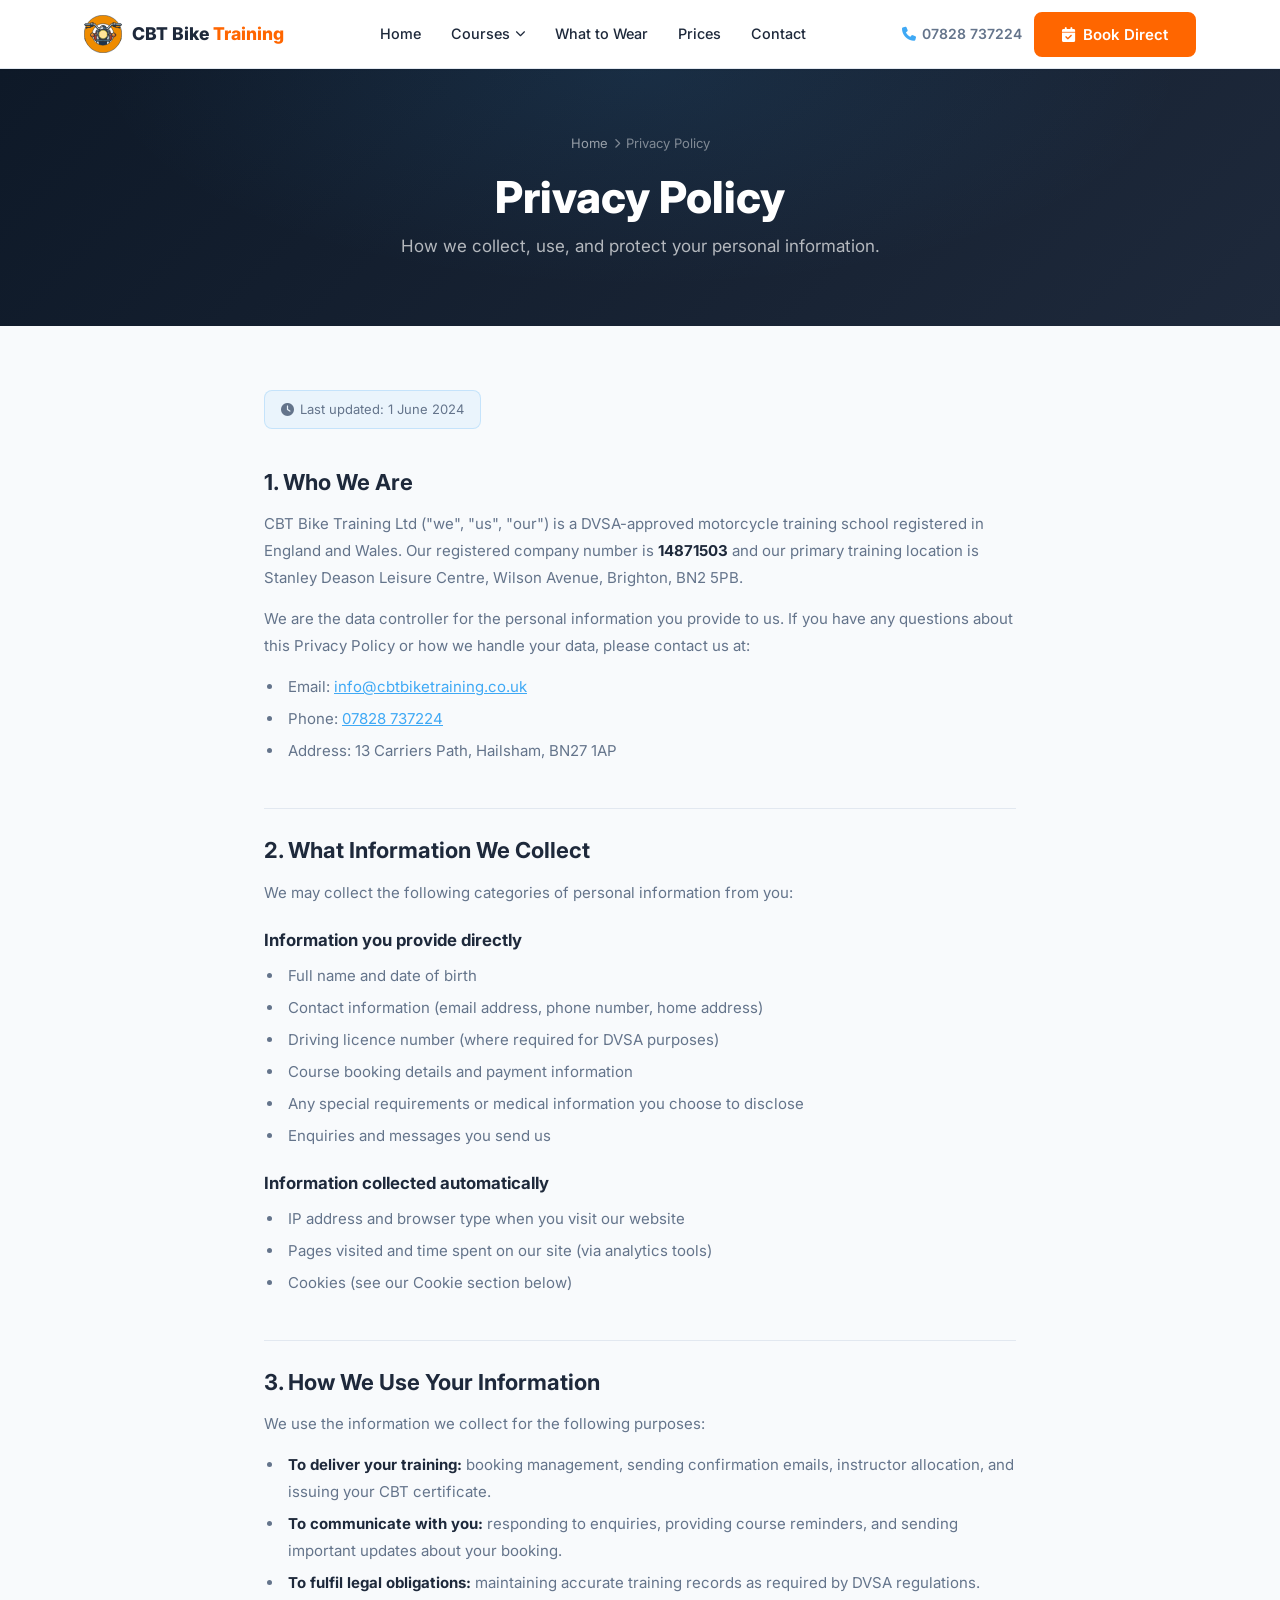
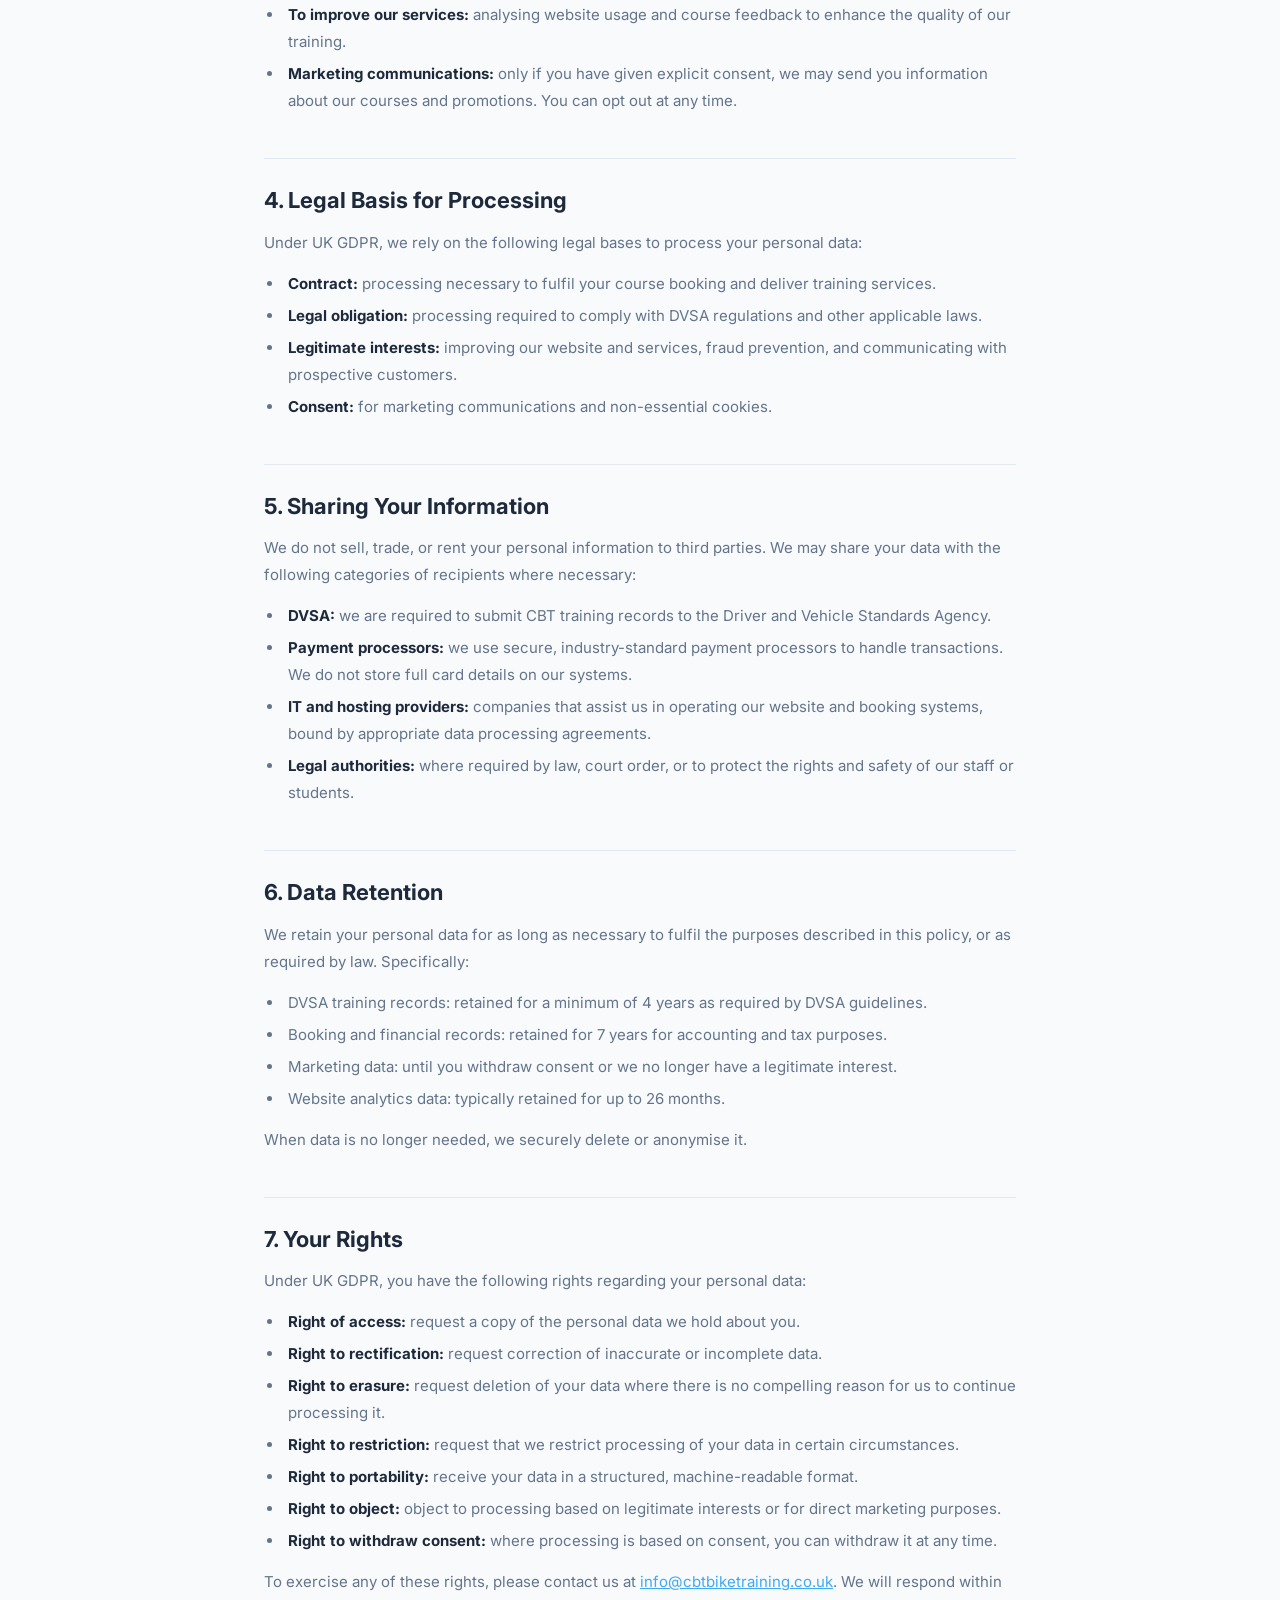
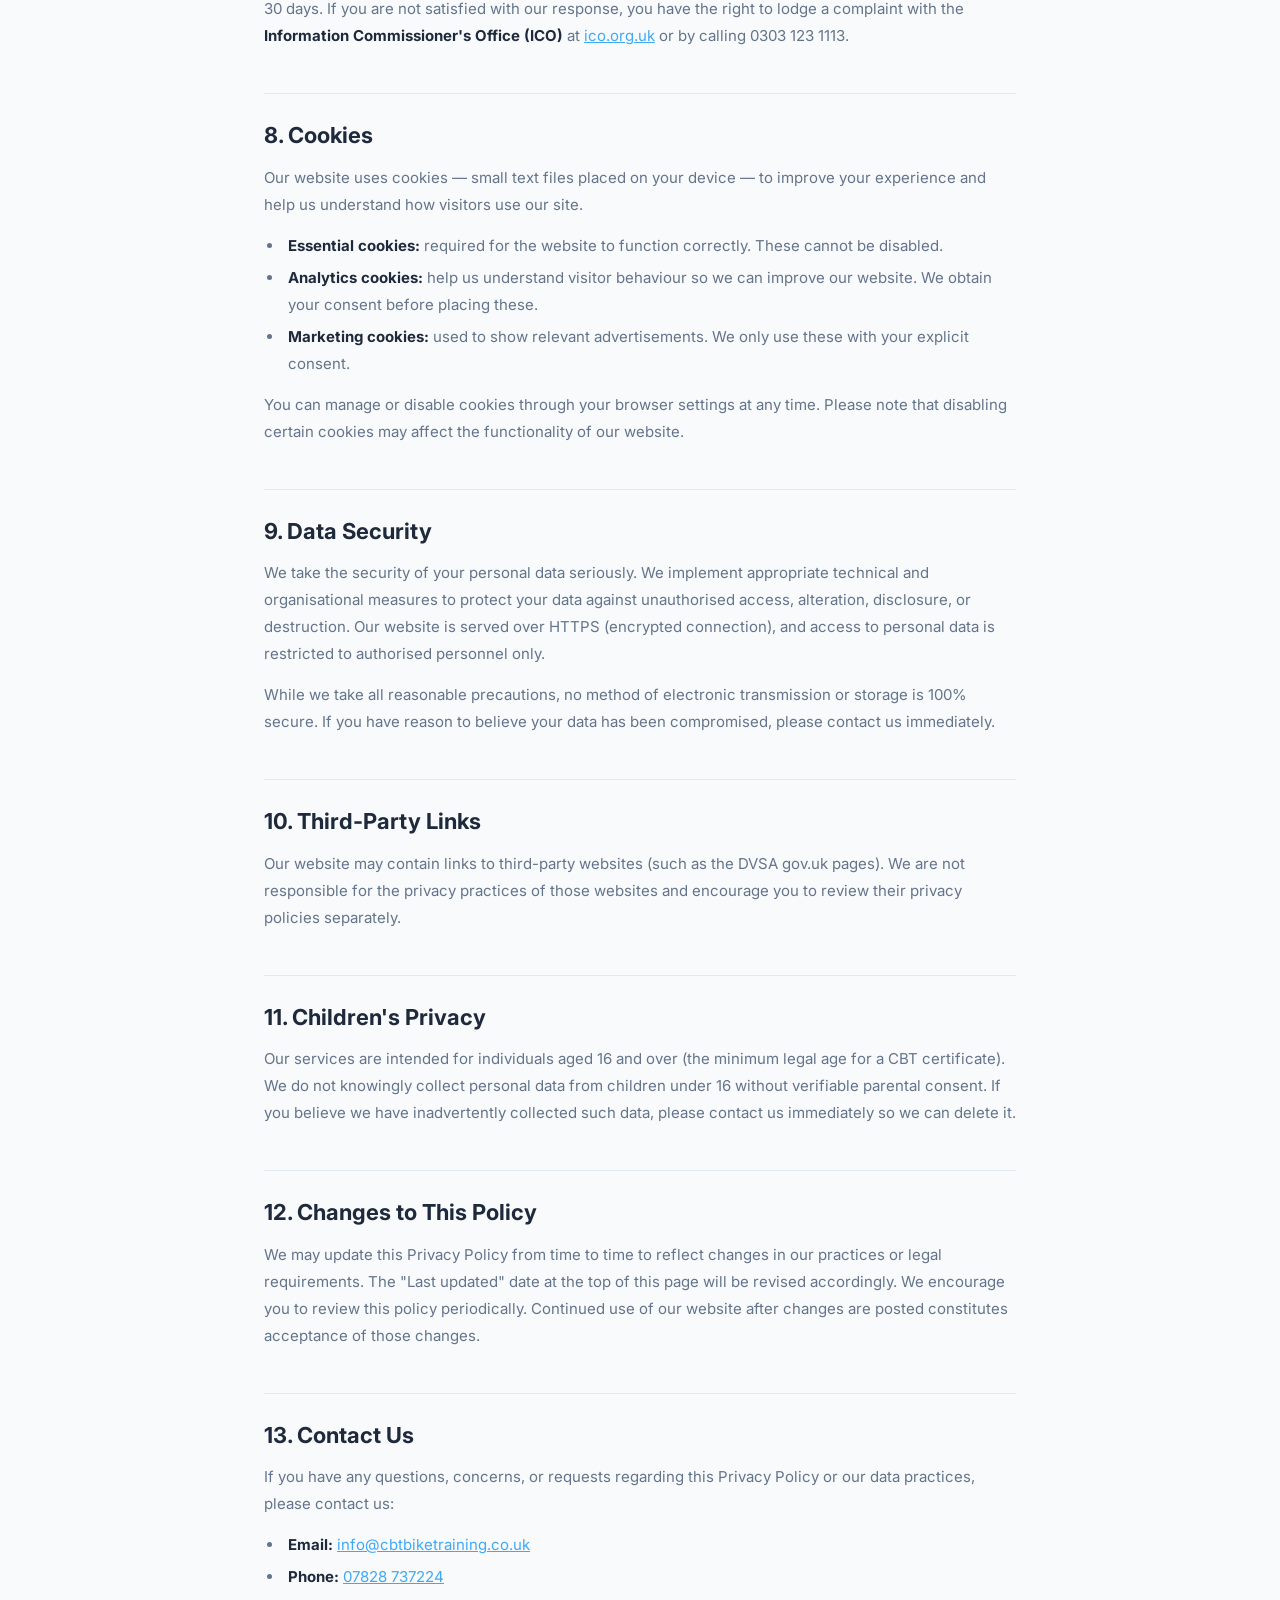
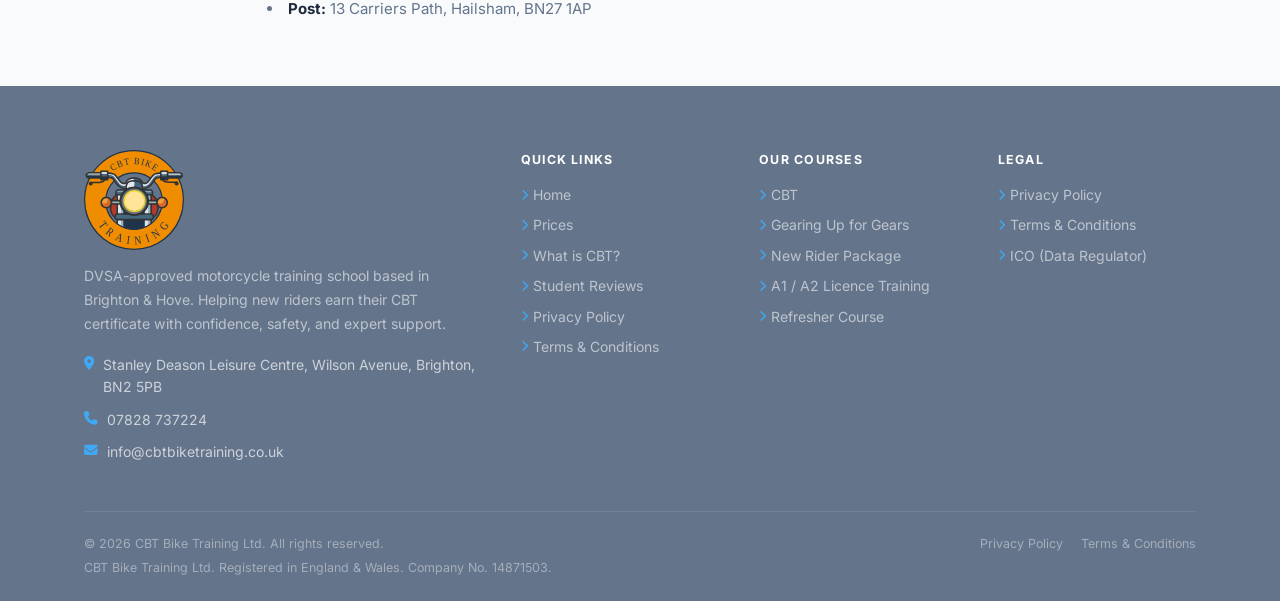
<file: privacy-policy/index.html>
﻿<!DOCTYPE html>
<html lang="en">
<head>
  <meta charset="UTF-8" />
  <meta name="viewport" content="width=device-width, initial-scale=1.0" />
  <meta name="description" content="Read the CBT Bike Training Brighton privacy policy to see how we collect, store, and protect personal information for bookings and enquiries." />
  <meta name="robots" content="noindex, follow" />
  <title>Privacy Policy | CBT Bike Training Brighton</title>
  <link rel="canonical" href="https://www.cbtbiketraining.co.uk/privacy-policy/" />
  <link rel="icon" href="../public/images/logos/cbt-bike-training-logo-simple.svg" type="image/svg+xml" />
  <link rel="preconnect" href="https://fonts.googleapis.com" />
  <link rel="preconnect" href="https://fonts.gstatic.com" crossorigin />
  <link href="https://fonts.googleapis.com/css2?family=Inter:wght@400;500;600;700;800&display=swap" rel="stylesheet" />
  <link rel="stylesheet" href="https://cdnjs.cloudflare.com/ajax/libs/font-awesome/6.5.1/css/all.min.css" crossorigin="anonymous" />
  <link rel="stylesheet" href="../css/styles.css" />
</head>
<body>

  <!-- ═══════════ NAVIGATION ═══════════ -->
  <header>
    <nav class="navbar" id="navbar" aria-label="Main navigation">
      <div class="container">
        <div class="navbar-inner">

          <a href="../" class="navbar-logo" aria-label="CBT Bike Training — Home">
            <div class="logo-badge" aria-hidden="true">
              <img src="../public/images/logos/cbt-bike-training-logo-simple.svg" alt="" />
            </div>
            <span class="logo-name">CBT Bike <span>Training</span></span>
          </a>

          <ul class="navbar-nav" role="list">
            <li><a href="../">Home</a></li>
            <li class="nav-dropdown">
              <button class="nav-dropdown-toggle" aria-expanded="false" aria-haspopup="true">Courses <i class="fa-solid fa-chevron-down" aria-hidden="true"></i></button>
              <ul class="nav-dropdown-menu" role="list">
                <li><a href="../courses/cbt">CBT</a></li>
                <li><a href="../courses/new-rider">New Rider</a></li>
                <li><a href="../courses/advanced-riding">Advanced Riding</a></li>
                <li><a href="../courses/bespoke-refresher">Bespoke &amp; Refresher</a></li>
                <li><a href="../courses/full-licence">Full Licence</a></li>
              </ul>
            </li>
            <li><a href="../what-to-wear">What to Wear</a></li>
            <li><a href="../prices">Prices</a></li>
            <li><a href="../contact">Contact</a></li>
          </ul>

          <div class="navbar-right">
            <a href="tel:07828737224" class="navbar-phone" aria-label="Call us on 07828 737224">
              <i class="fa-solid fa-phone" aria-hidden="true"></i> 07828 737224
            </a>
            <a href="../book" class="btn btn-primary">
              <i class="fa-solid fa-calendar-check" aria-hidden="true"></i> Book Direct
            </a>
          </div>

          <button class="hamburger" id="hamburger" aria-expanded="false" aria-controls="mobile-menu" aria-label="Toggle navigation">
            <span></span><span></span><span></span>
          </button>

        </div>
      </div>
    </nav>

    <nav class="mobile-menu" id="mobile-menu" aria-label="Mobile navigation">
      <a href="../">Home</a>
      <span class="mobile-menu-heading">Courses</span>
      <a href="../courses/cbt" class="mobile-menu-sub">CBT</a>
      <a href="../courses/new-rider" class="mobile-menu-sub">New Rider</a>
      <a href="../courses/advanced-riding" class="mobile-menu-sub">Advanced Riding</a>
      <a href="../courses/bespoke-refresher" class="mobile-menu-sub">Bespoke &amp; Refresher</a>
      <a href="../courses/full-licence" class="mobile-menu-sub">Full Licence</a>
      <a href="../what-to-wear">What to Wear</a>
      <a href="../prices">Prices</a>
      <a href="../contact">Contact</a>
      <a href="tel:07828737224"><i class="fa-solid fa-phone" aria-hidden="true"></i> 07828 737224</a>
      <a href="../book" class="btn btn-primary">
        <i class="fa-solid fa-calendar-check" aria-hidden="true"></i> Book Direct
      </a>
    </nav>
  </header>

  <main>

    <!-- ═══════════ PAGE HERO ═══════════ -->
    <section class="page-hero" aria-labelledby="page-heading">
      <div class="container">
        <div class="page-hero-content">
          <nav class="breadcrumb" aria-label="Breadcrumb">
            <a href="../">Home</a>
            <i class="fa-solid fa-chevron-right" aria-hidden="true"></i>
            <span aria-current="page">Privacy Policy</span>
          </nav>
          <h1 id="page-heading">Privacy Policy</h1>
          <p class="lead">How we collect, use, and protect your personal information.</p>
        </div>
      </div>
    </section>

    <!-- ═══════════ POLICY CONTENT ═══════════ -->
    <div class="policy-wrap">

      <div class="policy-updated">
        <i class="fa-solid fa-clock" aria-hidden="true"></i>
        Last updated: 1 June 2024
      </div>

      <h2>1. Who We Are</h2>
      <p>
        CBT Bike Training Ltd ("we", "us", "our") is a DVSA-approved motorcycle training school registered
        in England and Wales. Our registered company number is <strong>14871503</strong> and our primary
        training location is Stanley Deason Leisure Centre, Wilson Avenue, Brighton, BN2 5PB.
      </p>
      <p>
        We are the data controller for the personal information you provide to us. If you have any
        questions about this Privacy Policy or how we handle your data, please contact us at:
      </p>
      <ul>
        <li>Email: <a href="mailto:info@cbtbiketraining.co.uk">info@cbtbiketraining.co.uk</a></li>
        <li>Phone: <a href="tel:07828737224">07828 737224</a></li>
        <li>Address: 13 Carriers Path, Hailsham, BN27 1AP</li>
      </ul>

      <h2>2. What Information We Collect</h2>
      <p>We may collect the following categories of personal information from you:</p>

      <h3>Information you provide directly</h3>
      <ul>
        <li>Full name and date of birth</li>
        <li>Contact information (email address, phone number, home address)</li>
        <li>Driving licence number (where required for DVSA purposes)</li>
        <li>Course booking details and payment information</li>
        <li>Any special requirements or medical information you choose to disclose</li>
        <li>Enquiries and messages you send us</li>
      </ul>

      <h3>Information collected automatically</h3>
      <ul>
        <li>IP address and browser type when you visit our website</li>
        <li>Pages visited and time spent on our site (via analytics tools)</li>
        <li>Cookies (see our Cookie section below)</li>
      </ul>

      <h2>3. How We Use Your Information</h2>
      <p>We use the information we collect for the following purposes:</p>
      <ul>
        <li><strong>To deliver your training:</strong> booking management, sending confirmation emails, instructor allocation, and issuing your CBT certificate.</li>
        <li><strong>To communicate with you:</strong> responding to enquiries, providing course reminders, and sending important updates about your booking.</li>
        <li><strong>To fulfil legal obligations:</strong> maintaining accurate training records as required by DVSA regulations.</li>
        <li><strong>To improve our services:</strong> analysing website usage and course feedback to enhance the quality of our training.</li>
        <li><strong>Marketing communications:</strong> only if you have given explicit consent, we may send you information about our courses and promotions. You can opt out at any time.</li>
      </ul>

      <h2>4. Legal Basis for Processing</h2>
      <p>Under UK GDPR, we rely on the following legal bases to process your personal data:</p>
      <ul>
        <li><strong>Contract:</strong> processing necessary to fulfil your course booking and deliver training services.</li>
        <li><strong>Legal obligation:</strong> processing required to comply with DVSA regulations and other applicable laws.</li>
        <li><strong>Legitimate interests:</strong> improving our website and services, fraud prevention, and communicating with prospective customers.</li>
        <li><strong>Consent:</strong> for marketing communications and non-essential cookies.</li>
      </ul>

      <h2>5. Sharing Your Information</h2>
      <p>
        We do not sell, trade, or rent your personal information to third parties. We may share your
        data with the following categories of recipients where necessary:
      </p>
      <ul>
        <li><strong>DVSA:</strong> we are required to submit CBT training records to the Driver and Vehicle Standards Agency.</li>
        <li><strong>Payment processors:</strong> we use secure, industry-standard payment processors to handle transactions. We do not store full card details on our systems.</li>
        <li><strong>IT and hosting providers:</strong> companies that assist us in operating our website and booking systems, bound by appropriate data processing agreements.</li>
        <li><strong>Legal authorities:</strong> where required by law, court order, or to protect the rights and safety of our staff or students.</li>
      </ul>

      <h2>6. Data Retention</h2>
      <p>
        We retain your personal data for as long as necessary to fulfil the purposes described in this
        policy, or as required by law. Specifically:
      </p>
      <ul>
        <li>DVSA training records: retained for a minimum of 4 years as required by DVSA guidelines.</li>
        <li>Booking and financial records: retained for 7 years for accounting and tax purposes.</li>
        <li>Marketing data: until you withdraw consent or we no longer have a legitimate interest.</li>
        <li>Website analytics data: typically retained for up to 26 months.</li>
      </ul>
      <p>When data is no longer needed, we securely delete or anonymise it.</p>

      <h2>7. Your Rights</h2>
      <p>Under UK GDPR, you have the following rights regarding your personal data:</p>
      <ul>
        <li><strong>Right of access:</strong> request a copy of the personal data we hold about you.</li>
        <li><strong>Right to rectification:</strong> request correction of inaccurate or incomplete data.</li>
        <li><strong>Right to erasure:</strong> request deletion of your data where there is no compelling reason for us to continue processing it.</li>
        <li><strong>Right to restriction:</strong> request that we restrict processing of your data in certain circumstances.</li>
        <li><strong>Right to portability:</strong> receive your data in a structured, machine-readable format.</li>
        <li><strong>Right to object:</strong> object to processing based on legitimate interests or for direct marketing purposes.</li>
        <li><strong>Right to withdraw consent:</strong> where processing is based on consent, you can withdraw it at any time.</li>
      </ul>
      <p>
        To exercise any of these rights, please contact us at
        <a href="mailto:info@cbtbiketraining.co.uk">info@cbtbiketraining.co.uk</a>.
        We will respond within 30 days. If you are not satisfied with our response, you have the right
        to lodge a complaint with the <strong>Information Commissioner's Office (ICO)</strong> at
        <a href="https://ico.org.uk" target="_blank" rel="noopener noreferrer">ico.org.uk</a>
        or by calling 0303 123 1113.
      </p>

      <h2>8. Cookies</h2>
      <p>
        Our website uses cookies — small text files placed on your device — to improve your experience
        and help us understand how visitors use our site.
      </p>
      <ul>
        <li><strong>Essential cookies:</strong> required for the website to function correctly. These cannot be disabled.</li>
        <li><strong>Analytics cookies:</strong> help us understand visitor behaviour so we can improve our website. We obtain your consent before placing these.</li>
        <li><strong>Marketing cookies:</strong> used to show relevant advertisements. We only use these with your explicit consent.</li>
      </ul>
      <p>
        You can manage or disable cookies through your browser settings at any time. Please note that
        disabling certain cookies may affect the functionality of our website.
      </p>

      <h2>9. Data Security</h2>
      <p>
        We take the security of your personal data seriously. We implement appropriate technical and
        organisational measures to protect your data against unauthorised access, alteration, disclosure,
        or destruction. Our website is served over HTTPS (encrypted connection), and access to personal
        data is restricted to authorised personnel only.
      </p>
      <p>
        While we take all reasonable precautions, no method of electronic transmission or storage is
        100% secure. If you have reason to believe your data has been compromised, please contact us
        immediately.
      </p>

      <h2>10. Third-Party Links</h2>
      <p>
        Our website may contain links to third-party websites (such as the DVSA gov.uk pages). We are
        not responsible for the privacy practices of those websites and encourage you to review their
        privacy policies separately.
      </p>

      <h2>11. Children's Privacy</h2>
      <p>
        Our services are intended for individuals aged 16 and over (the minimum legal age for a CBT
        certificate). We do not knowingly collect personal data from children under 16 without verifiable
        parental consent. If you believe we have inadvertently collected such data, please contact us
        immediately so we can delete it.
      </p>

      <h2>12. Changes to This Policy</h2>
      <p>
        We may update this Privacy Policy from time to time to reflect changes in our practices or
        legal requirements. The "Last updated" date at the top of this page will be revised accordingly.
        We encourage you to review this policy periodically. Continued use of our website after changes
        are posted constitutes acceptance of those changes.
      </p>

      <h2>13. Contact Us</h2>
      <p>
        If you have any questions, concerns, or requests regarding this Privacy Policy or our data
        practices, please contact us:
      </p>
      <ul>
        <li><strong>Email:</strong> <a href="mailto:info@cbtbiketraining.co.uk">info@cbtbiketraining.co.uk</a></li>
        <li><strong>Phone:</strong> <a href="tel:07828737224">07828 737224</a></li>
        <li><strong>Post:</strong> 13 Carriers Path, Hailsham, BN27 1AP</li>
      </ul>

    </div>

  </main>

  <!-- ═══════════ FOOTER ═══════════ -->
  <footer class="footer" role="contentinfo">
    <div class="container">
      <div class="footer-grid">

        <div class="footer-brand">
     <div class="f-logo" aria-label="CBT Bike Training">
            <img src="../../public/images/logos/cbt-bike-training-logo.svg" alt="CBT Bike Training logo" />
          </div>
          <p class="f-desc">
            DVSA-approved motorcycle training school based in Brighton &amp; Hove.
            Helping new riders earn their CBT certificate with confidence, safety, and expert support.
          </p>
          <div class="f-contact">
            <div class="f-contact-item">
              <i class="fa-solid fa-location-dot" aria-hidden="true"></i>
              <span>Stanley Deason Leisure Centre, Wilson Avenue, Brighton, BN2 5PB</span>
            </div>
            <div class="f-contact-item">
              <i class="fa-solid fa-phone" aria-hidden="true"></i>
              <a href="tel:07828737224">07828 737224</a>
            </div>
            <div class="f-contact-item">
              <i class="fa-solid fa-envelope" aria-hidden="true"></i>
              <a href="mailto:info@cbtbiketraining.co.uk">info@cbtbiketraining.co.uk</a>
            </div>
          </div>
        </div>

        <div class="footer-col">
          <h4>Quick Links</h4>
          <nav class="footer-links" aria-label="Footer quick links">
            <a href="../"><i class="fa-solid fa-chevron-right" aria-hidden="true"></i> Home</a>
            <a href="../prices"><i class="fa-solid fa-chevron-right" aria-hidden="true"></i> Prices</a>
            <a href="../#what-is-cbt"><i class="fa-solid fa-chevron-right" aria-hidden="true"></i> What is CBT?</a>
            <a href="../#testimonials"><i class="fa-solid fa-chevron-right" aria-hidden="true"></i> Student Reviews</a>
            <a href="../privacy-policy"><i class="fa-solid fa-chevron-right" aria-hidden="true"></i> Privacy Policy</a>
            <a href="../terms-and-conditions"><i class="fa-solid fa-chevron-right" aria-hidden="true"></i> Terms &amp; Conditions</a>
          </nav>
        </div>

        <div class="footer-col">
          <h4>Our Courses</h4>
          <nav class="footer-links" aria-label="Footer courses links">
            <a href="../prices"><i class="fa-solid fa-chevron-right" aria-hidden="true"></i> CBT</a>
            <a href="../prices"><i class="fa-solid fa-chevron-right" aria-hidden="true"></i> Gearing Up for Gears</a>
            <a href="../prices"><i class="fa-solid fa-chevron-right" aria-hidden="true"></i> New Rider Package</a>
            <a href="../prices"><i class="fa-solid fa-chevron-right" aria-hidden="true"></i> A1 / A2 Licence Training</a>
            <a href="../prices"><i class="fa-solid fa-chevron-right" aria-hidden="true"></i> Refresher Course</a>
          </nav>
        </div>

        <div class="footer-col">
          <h4>Legal</h4>
          <nav class="footer-links" aria-label="Footer legal links">
            <a href="../privacy-policy"><i class="fa-solid fa-chevron-right" aria-hidden="true"></i> Privacy Policy</a>
            <a href="../terms-and-conditions"><i class="fa-solid fa-chevron-right" aria-hidden="true"></i> Terms &amp; Conditions</a>
            <a href="https://ico.org.uk" target="_blank" rel="noopener noreferrer">
              <i class="fa-solid fa-chevron-right" aria-hidden="true"></i> ICO (Data Regulator)
            </a>
          </nav>
        </div>

      </div>

      <div class="footer-bottom">
        <div class="footer-bottom-left">
          <p>&copy; <span id="current-year"></span> CBT Bike Training Ltd. All rights reserved.</p>
          <p>CBT Bike Training Ltd. Registered in England &amp; Wales. Company No. 14871503.</p>
        </div>
        <div class="footer-bottom-right">
          <a href="../privacy-policy">Privacy Policy</a>
          <a href="../terms-and-conditions">Terms &amp; Conditions</a>
        </div>
      </div>

    </div>
  </footer>

  <script src="/js/main.js" defer></script>
</body>
</html>
</file>
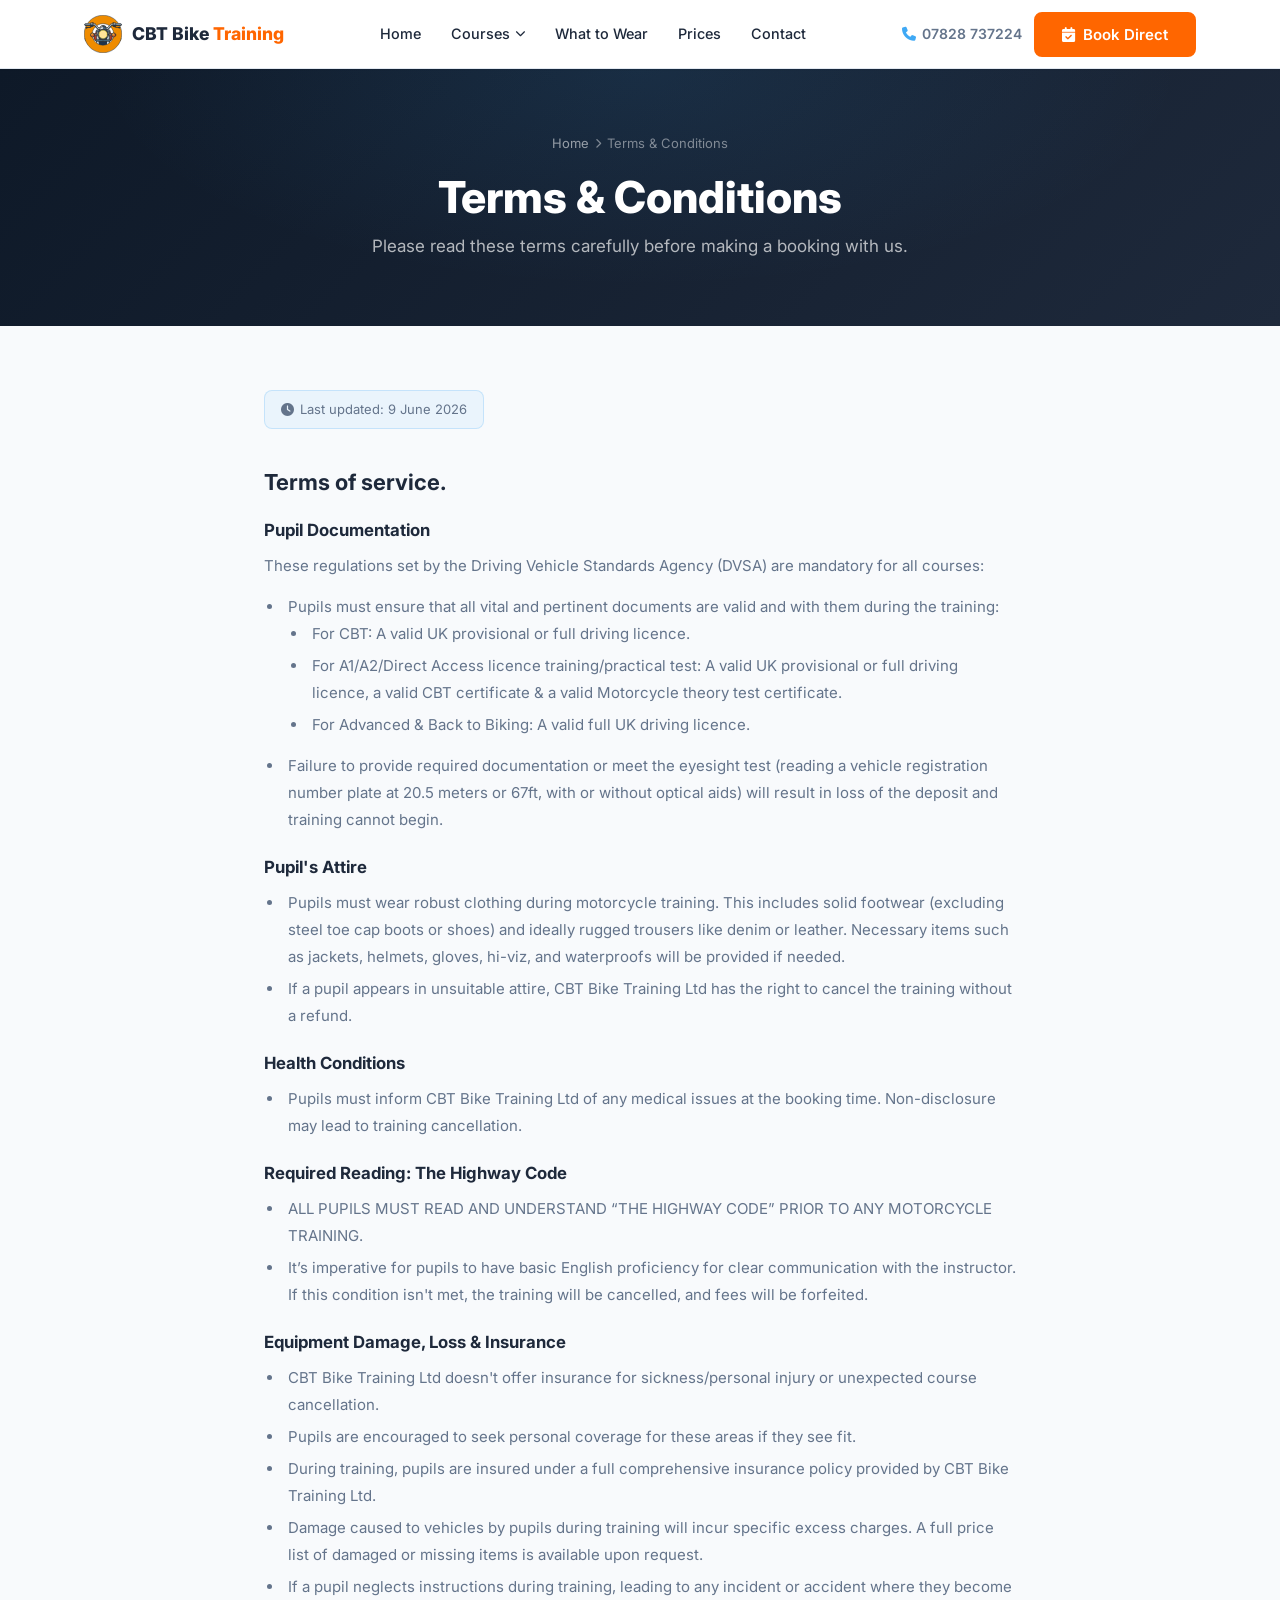
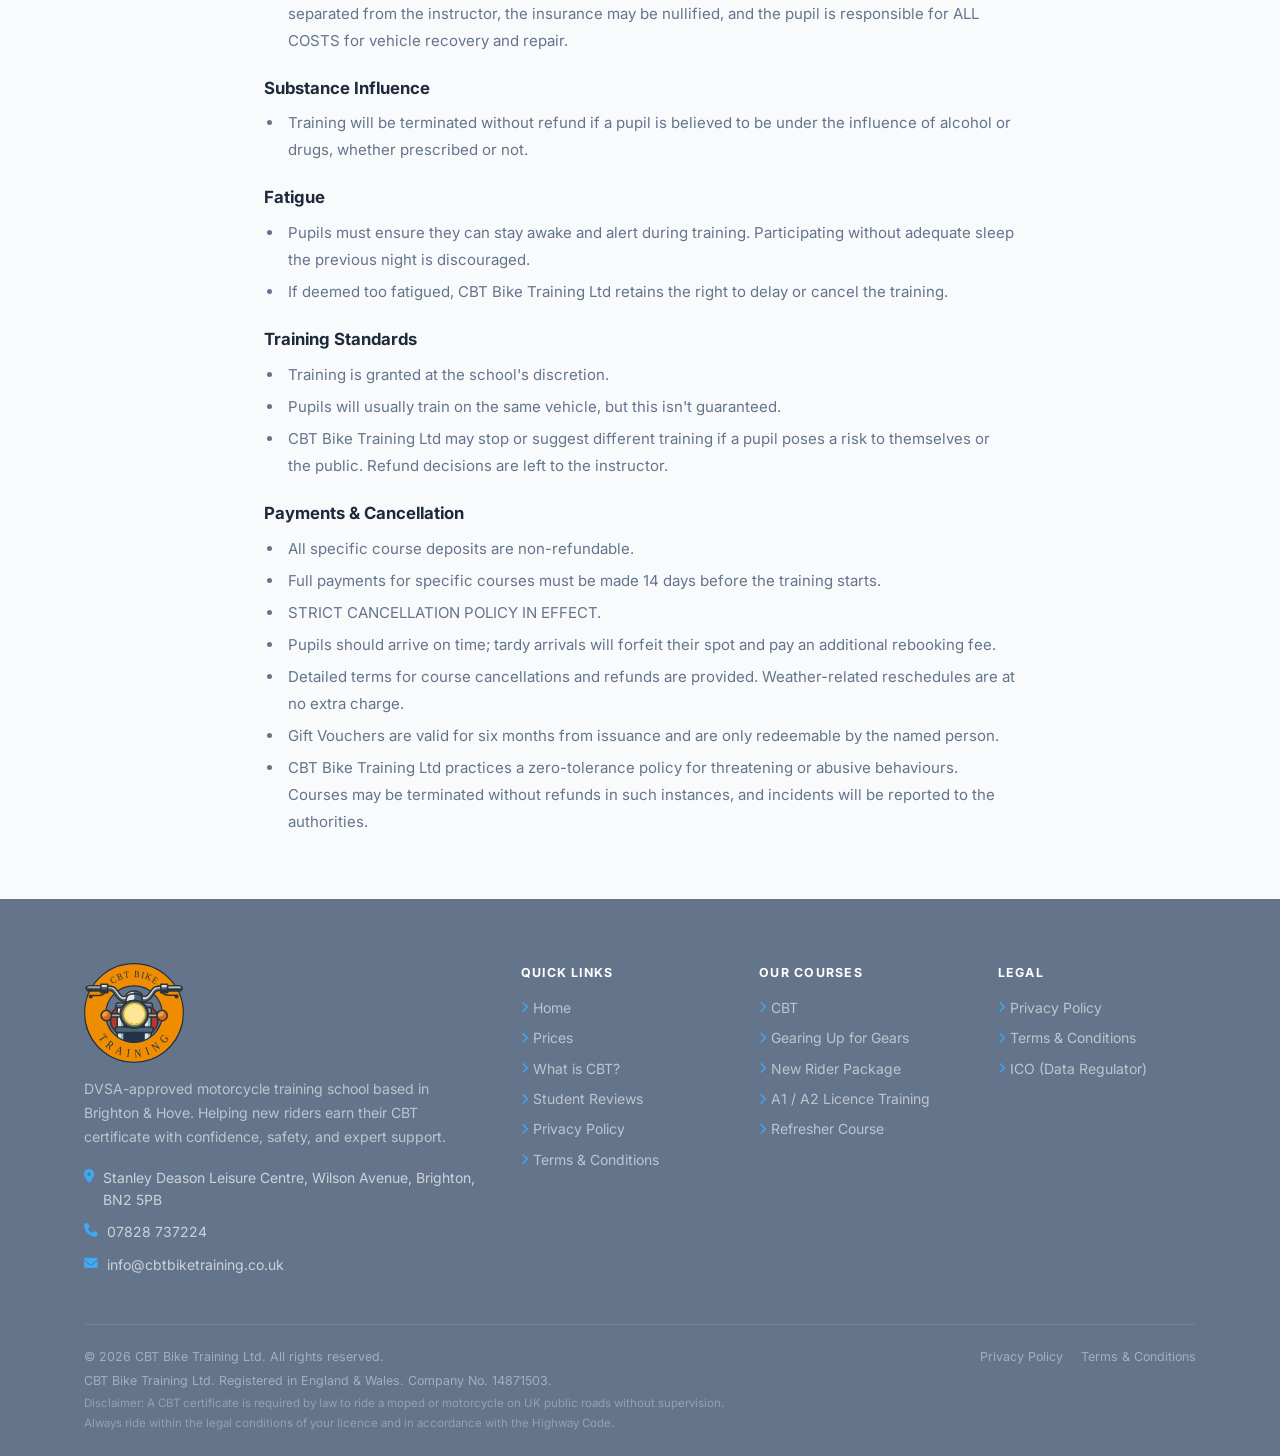
<file: terms-and-conditions/index.html>
﻿<!DOCTYPE html>
<html lang="en">
<head>
  <meta charset="UTF-8" />
  <meta name="viewport" content="width=device-width, initial-scale=1.0" />
  <meta name="description" content="Review CBT Bike Training Brighton terms and conditions before booking your CBT, licence, or refresher motorcycle training course." />
  <meta name="robots" content="noindex, follow" />
  <title>Terms &amp; Conditions | CBT Bike Training Brighton</title>
  <link rel="canonical" href="https://www.cbtbiketraining.co.uk/terms-and-conditions/" />
  <link rel="icon" href="../public/images/logos/cbt-bike-training-logo-simple.svg" type="image/svg+xml" />
  <link rel="preconnect" href="https://fonts.googleapis.com" />
  <link rel="preconnect" href="https://fonts.gstatic.com" crossorigin />
  <link href="https://fonts.googleapis.com/css2?family=Inter:wght@400;500;600;700;800&display=swap" rel="stylesheet" />
  <link rel="stylesheet" href="https://cdnjs.cloudflare.com/ajax/libs/font-awesome/6.5.1/css/all.min.css" crossorigin="anonymous" />
  <link rel="stylesheet" href="../css/styles.css" />
</head>
<body>

  <!-- ═══════════ NAVIGATION ═══════════ -->
  <header>
    <nav class="navbar" id="navbar" aria-label="Main navigation">
      <div class="container">
        <div class="navbar-inner">

          <a href="../" class="navbar-logo" aria-label="CBT Bike Training — Home">
            <div class="logo-badge" aria-hidden="true">
              <img src="../public/images/logos/cbt-bike-training-logo-simple.svg" alt="" />
            </div>
            <span class="logo-name">CBT Bike <span>Training</span></span>
          </a>

          <ul class="navbar-nav" role="list">
            <li><a href="../">Home</a></li>
            <li class="nav-dropdown">
              <button class="nav-dropdown-toggle" aria-expanded="false" aria-haspopup="true">Courses <i class="fa-solid fa-chevron-down" aria-hidden="true"></i></button>
              <ul class="nav-dropdown-menu" role="list">
                <li><a href="../courses/cbt">CBT</a></li>
                <li><a href="../courses/new-rider">New Rider</a></li>
                <li><a href="../courses/advanced-riding">Advanced Riding</a></li>
                <li><a href="../courses/bespoke-refresher">Bespoke &amp; Refresher</a></li>
                <li><a href="../courses/full-licence">Full Licence</a></li>
              </ul>
            </li>
            <li><a href="../what-to-wear">What to Wear</a></li>
            <li><a href="../prices">Prices</a></li>
            <li><a href="../contact">Contact</a></li>
          </ul>

          <div class="navbar-right">
            <a href="tel:07828737224" class="navbar-phone" aria-label="Call us on 07828 737224">
              <i class="fa-solid fa-phone" aria-hidden="true"></i> 07828 737224
            </a>
            <a href="../book" class="btn btn-primary">
              <i class="fa-solid fa-calendar-check" aria-hidden="true"></i> Book Direct
            </a>
          </div>

          <button class="hamburger" id="hamburger" aria-expanded="false" aria-controls="mobile-menu" aria-label="Toggle navigation">
            <span></span><span></span><span></span>
          </button>

        </div>
      </div>
    </nav>

    <nav class="mobile-menu" id="mobile-menu" aria-label="Mobile navigation">
      <a href="../">Home</a>
      <span class="mobile-menu-heading">Courses</span>
      <a href="../courses/cbt" class="mobile-menu-sub">CBT</a>
      <a href="../courses/new-rider" class="mobile-menu-sub">New Rider</a>
      <a href="../courses/advanced-riding" class="mobile-menu-sub">Advanced Riding</a>
      <a href="../courses/bespoke-refresher" class="mobile-menu-sub">Bespoke &amp; Refresher</a>
      <a href="../courses/full-licence" class="mobile-menu-sub">Full Licence</a>
      <a href="../what-to-wear">What to Wear</a>
      <a href="../prices">Prices</a>
      <a href="../contact">Contact</a>
      <a href="tel:07828737224"><i class="fa-solid fa-phone" aria-hidden="true"></i> 07828 737224</a>
      <a href="../book" class="btn btn-primary">
        <i class="fa-solid fa-calendar-check" aria-hidden="true"></i> Book Direct
      </a>
    </nav>
  </header>

  <main>

    <!-- ═══════════ PAGE HERO ═══════════ -->
    <section class="page-hero" aria-labelledby="page-heading">
      <div class="container">
        <div class="page-hero-content">
          <nav class="breadcrumb" aria-label="Breadcrumb">
            <a href="../">Home</a>
            <i class="fa-solid fa-chevron-right" aria-hidden="true"></i>
            <span aria-current="page">Terms &amp; Conditions</span>
          </nav>
          <h1 id="page-heading">Terms &amp; Conditions</h1>
          <p class="lead">Please read these terms carefully before making a booking with us.</p>
        </div>
      </div>
    </section>

    <!-- ═══════════ TERMS CONTENT ═══════════ -->
    <div class="policy-wrap">

      <div class="policy-updated">
        <i class="fa-solid fa-clock" aria-hidden="true"></i>
        Last updated: 9 June 2026
      </div>

      <h2>Terms of service.</h2>

      <h3>Pupil Documentation</h3>
      <p>
        These regulations set by the Driving Vehicle Standards Agency (DVSA) are mandatory for all courses:
      </p>
      <ul>
        <li>
          Pupils must ensure that all vital and pertinent documents are valid and with them during the training:
          <ul>
            <li>For CBT: A valid UK provisional or full driving licence.</li>
            <li>For A1/A2/Direct Access licence training/practical test: A valid UK provisional or full driving licence, a valid CBT certificate &amp; a valid Motorcycle theory test certificate.</li>
            <li>For Advanced &amp; Back to Biking: A valid full UK driving licence.</li>
          </ul>
        </li>
        <li>
          Failure to provide required documentation or meet the eyesight test (reading a vehicle registration number plate at 20.5 meters or 67ft, with or without optical aids) will result in loss of the deposit and training cannot begin.
        </li>
      </ul>

      <h3>Pupil's Attire</h3>
      <ul>
        <li>
          Pupils must wear robust clothing during motorcycle training. This includes solid footwear (excluding steel toe cap boots or shoes) and ideally rugged trousers like denim or leather. Necessary items such as jackets, helmets, gloves, hi-viz, and waterproofs will be provided if needed.
        </li>
        <li>
          If a pupil appears in unsuitable attire, CBT Bike Training Ltd has the right to cancel the training without a refund.
        </li>
      </ul>

      <h3>Health Conditions</h3>
      <ul>
        <li>
          Pupils must inform CBT Bike Training Ltd of any medical issues at the booking time. Non-disclosure may lead to training cancellation.
        </li>
      </ul>

      <h3>Required Reading: The Highway Code</h3>
      <ul>
        <li>
          ALL PUPILS MUST READ AND UNDERSTAND “THE HIGHWAY CODE” PRIOR TO ANY MOTORCYCLE TRAINING.
        </li>
        <li>
          It&#8217;s imperative for pupils to have basic English proficiency for clear communication with the instructor. If this condition isn't met, the training will be cancelled, and fees will be forfeited.
        </li>
      </ul>

      <h3>Equipment Damage, Loss &amp; Insurance</h3>
      <ul>
        <li>CBT Bike Training Ltd doesn't offer insurance for sickness/personal injury or unexpected course cancellation.</li>
        <li>Pupils are encouraged to seek personal coverage for these areas if they see fit.</li>
        <li>During training, pupils are insured under a full comprehensive insurance policy provided by CBT Bike Training Ltd.</li>
        <li>Damage caused to vehicles by pupils during training will incur specific excess charges. A full price list of damaged or missing items is available upon request.</li>
        <li>If a pupil neglects instructions during training, leading to any incident or accident where they become separated from the instructor, the insurance may be nullified, and the pupil is responsible for ALL COSTS for vehicle recovery and repair.</li>
      </ul>

      <h3>Substance Influence</h3>
      <ul>
        <li>
          Training will be terminated without refund if a pupil is believed to be under the influence of alcohol or drugs, whether prescribed or not.
        </li>
      </ul>

      <h3>Fatigue</h3>
      <ul>
        <li>
          Pupils must ensure they can stay awake and alert during training. Participating without adequate sleep the previous night is discouraged.
        </li>
        <li>
          If deemed too fatigued, CBT Bike Training Ltd retains the right to delay or cancel the training.
        </li>
      </ul>

      <h3>Training Standards</h3>
      <ul>
        <li>Training is granted at the school's discretion.</li>
        <li>Pupils will usually train on the same vehicle, but this isn't guaranteed.</li>
        <li>CBT Bike Training Ltd may stop or suggest different training if a pupil poses a risk to themselves or the public. Refund decisions are left to the instructor.</li>
      </ul>

      <h3>Payments &amp; Cancellation</h3>
      <ul>
        <li>All specific course deposits are non-refundable.</li>
        <li>Full payments for specific courses must be made 14 days before the training starts.</li>
        <li>STRICT CANCELLATION POLICY IN EFFECT.</li>
        <li>Pupils should arrive on time; tardy arrivals will forfeit their spot and pay an additional rebooking fee.</li>
        <li>Detailed terms for course cancellations and refunds are provided. Weather-related reschedules are at no extra charge.</li>
        <li>Gift Vouchers are valid for six months from issuance and are only redeemable by the named person.</li>
        <li>CBT Bike Training Ltd practices a zero-tolerance policy for threatening or abusive behaviours. Courses may be terminated without refunds in such instances, and incidents will be reported to the authorities.</li>
      </ul>

    </div>

  </main>

  <!-- ═══════════ FOOTER ═══════════ -->
  <footer class="footer" role="contentinfo">
    <div class="container">
      <div class="footer-grid">

        <div class="footer-brand">
     <div class="f-logo" aria-label="CBT Bike Training">
            <img src="../../public/images/logos/cbt-bike-training-logo.svg" alt="CBT Bike Training logo" />
          </div>
          <p class="f-desc">
            DVSA-approved motorcycle training school based in Brighton &amp; Hove.
            Helping new riders earn their CBT certificate with confidence, safety, and expert support.
          </p>
          <div class="f-contact">
            <div class="f-contact-item">
              <i class="fa-solid fa-location-dot" aria-hidden="true"></i>
              <span>Stanley Deason Leisure Centre, Wilson Avenue, Brighton, BN2 5PB</span>
            </div>
            <div class="f-contact-item">
              <i class="fa-solid fa-phone" aria-hidden="true"></i>
              <a href="tel:07828737224">07828 737224</a>
            </div>
            <div class="f-contact-item">
              <i class="fa-solid fa-envelope" aria-hidden="true"></i>
              <a href="mailto:info@cbtbiketraining.co.uk">info@cbtbiketraining.co.uk</a>
            </div>
          </div>
        </div>

        <div class="footer-col">
          <h4>Quick Links</h4>
          <nav class="footer-links" aria-label="Footer quick links">
            <a href="../"><i class="fa-solid fa-chevron-right" aria-hidden="true"></i> Home</a>
            <a href="../prices"><i class="fa-solid fa-chevron-right" aria-hidden="true"></i> Prices</a>
            <a href="../#what-is-cbt"><i class="fa-solid fa-chevron-right" aria-hidden="true"></i> What is CBT?</a>
            <a href="../#testimonials"><i class="fa-solid fa-chevron-right" aria-hidden="true"></i> Student Reviews</a>
            <a href="../privacy-policy"><i class="fa-solid fa-chevron-right" aria-hidden="true"></i> Privacy Policy</a>
            <a href="../terms-and-conditions"><i class="fa-solid fa-chevron-right" aria-hidden="true"></i> Terms &amp; Conditions</a>
          </nav>
        </div>

        <div class="footer-col">
          <h4>Our Courses</h4>
          <nav class="footer-links" aria-label="Footer courses links">
            <a href="../prices"><i class="fa-solid fa-chevron-right" aria-hidden="true"></i> CBT</a>
            <a href="../prices"><i class="fa-solid fa-chevron-right" aria-hidden="true"></i> Gearing Up for Gears</a>
            <a href="../prices"><i class="fa-solid fa-chevron-right" aria-hidden="true"></i> New Rider Package</a>
            <a href="../prices"><i class="fa-solid fa-chevron-right" aria-hidden="true"></i> A1 / A2 Licence Training</a>
            <a href="../prices"><i class="fa-solid fa-chevron-right" aria-hidden="true"></i> Refresher Course</a>
          </nav>
        </div>

        <div class="footer-col">
          <h4>Legal</h4>
          <nav class="footer-links" aria-label="Footer legal links">
            <a href="../privacy-policy"><i class="fa-solid fa-chevron-right" aria-hidden="true"></i> Privacy Policy</a>
            <a href="../terms-and-conditions"><i class="fa-solid fa-chevron-right" aria-hidden="true"></i> Terms &amp; Conditions</a>
            <a href="https://ico.org.uk" target="_blank" rel="noopener noreferrer">
              <i class="fa-solid fa-chevron-right" aria-hidden="true"></i> ICO (Data Regulator)
            </a>
          </nav>
        </div>

      </div>

      <div class="footer-bottom">
        <div class="footer-bottom-left">
          <p>&copy; <span id="current-year"></span> CBT Bike Training Ltd. All rights reserved.</p>
          <p>CBT Bike Training Ltd. Registered in England &amp; Wales. Company No. 14871503.</p>
          <p class="footer-disclaimer">
            Disclaimer: A CBT certificate is required by law to ride a moped or motorcycle on UK public roads without
            supervision. Always ride within the legal conditions of your licence and in accordance with the Highway Code.
          </p>
        </div>
        <div class="footer-bottom-right">
          <a href="../privacy-policy">Privacy Policy</a>
          <a href="../terms-and-conditions">Terms &amp; Conditions</a>
        </div>
      </div>

    </div>
  </footer>

  <script src="/js/main.js" defer></script>
</body>
</html>
</file>
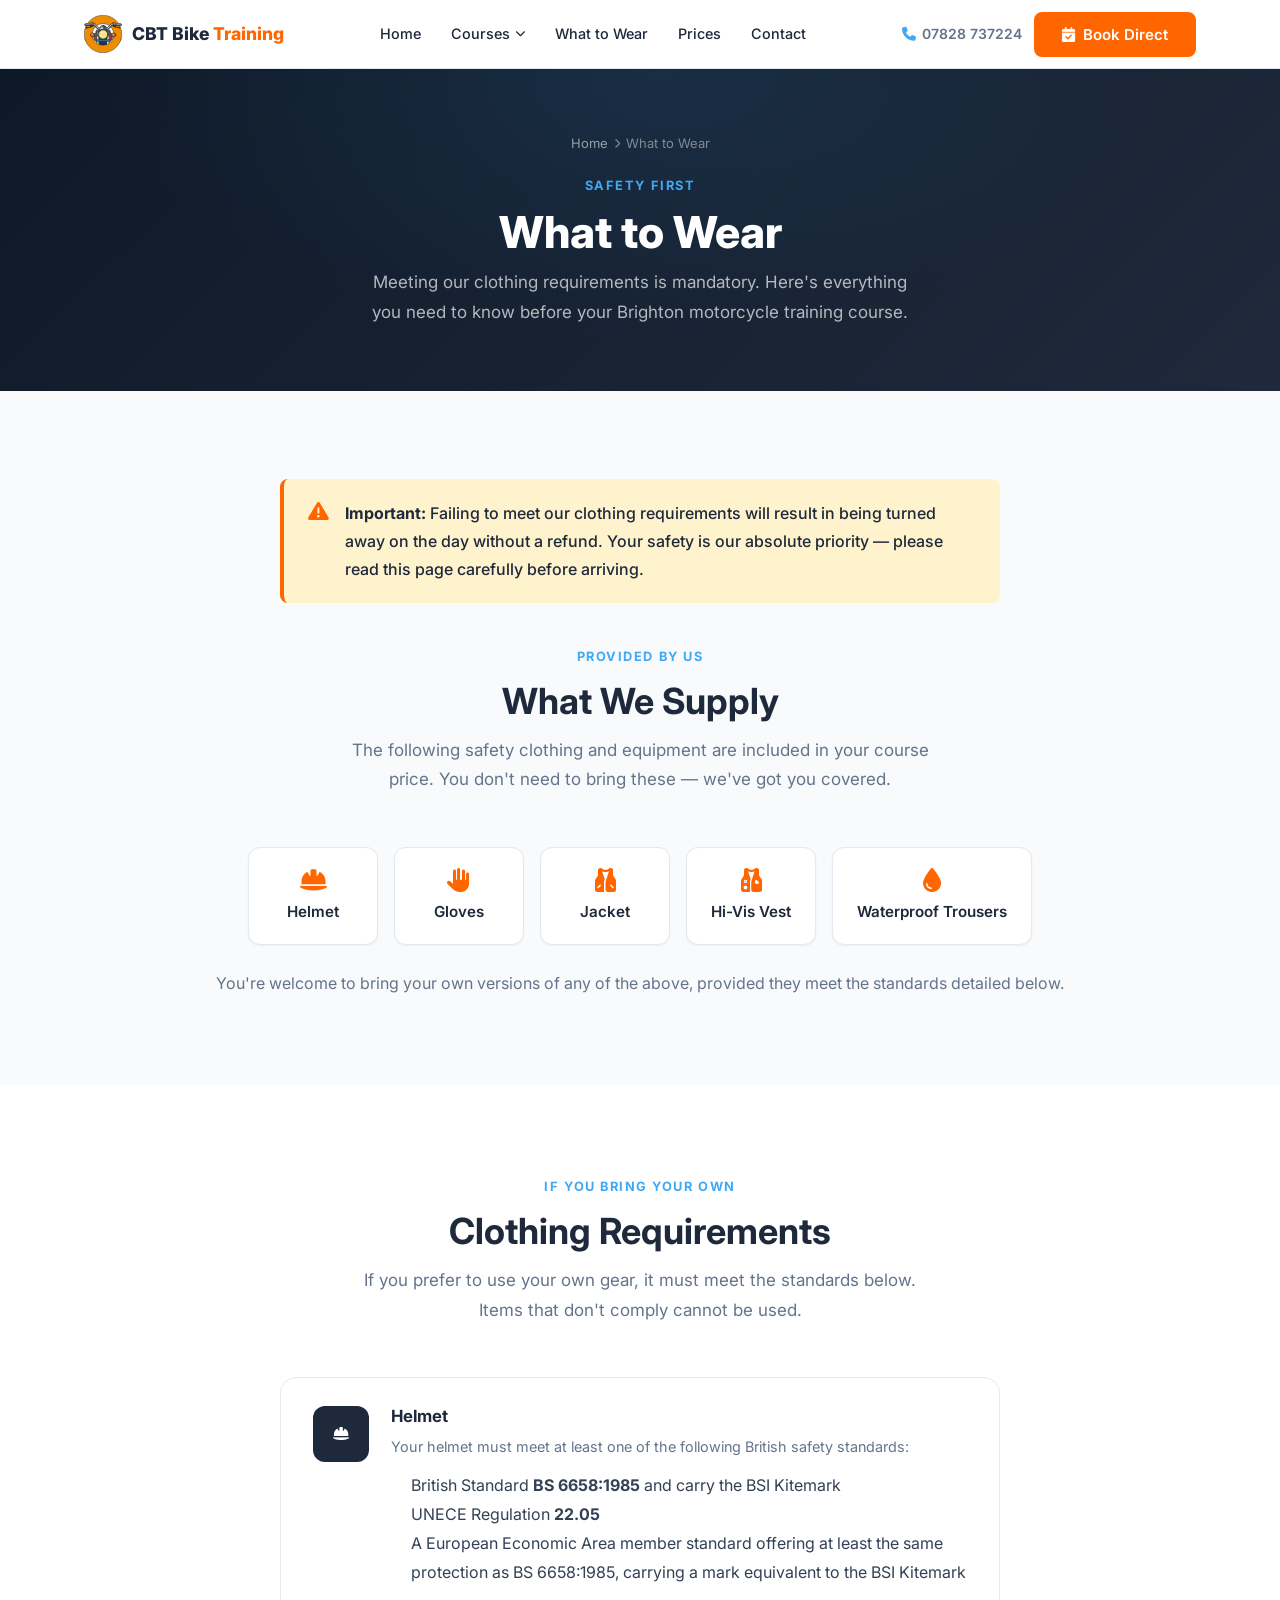
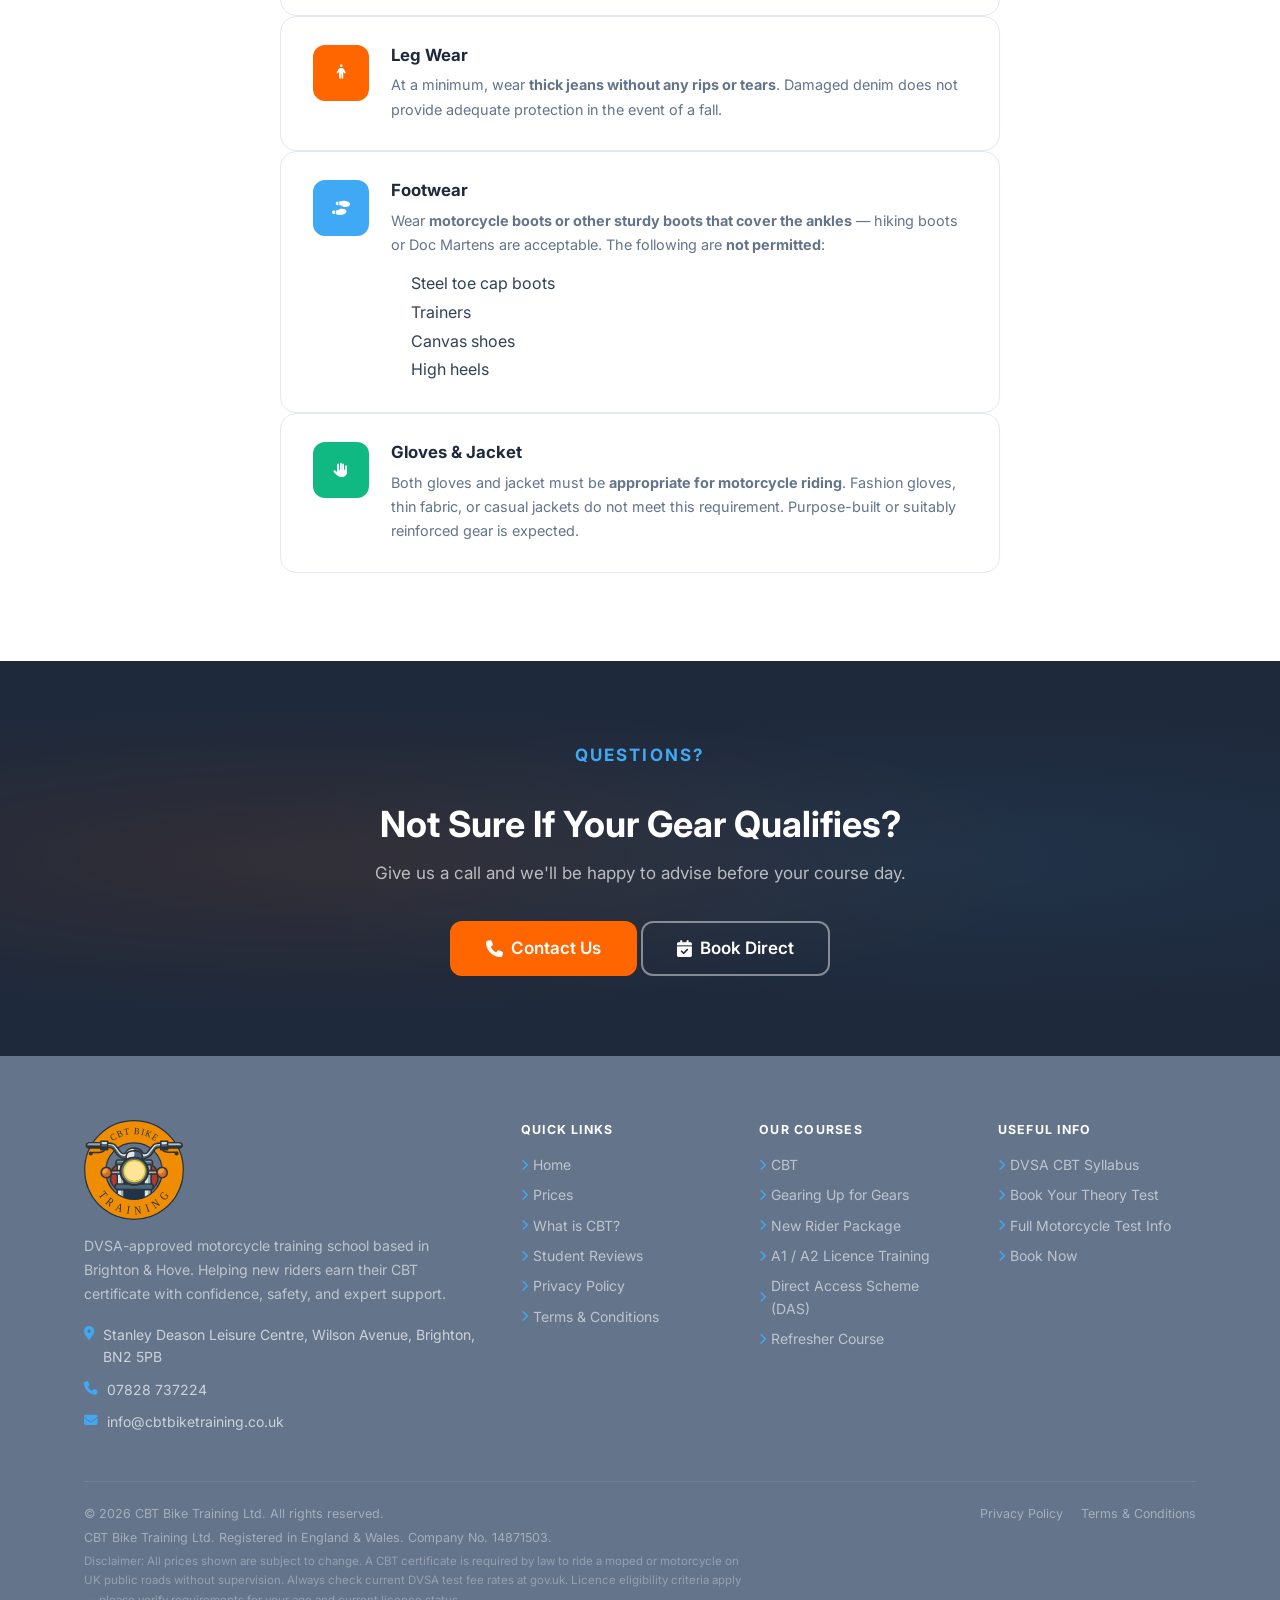
<file: what-to-wear/index.html>
﻿<!DOCTYPE html>
<html lang="en">
<head>
  <meta charset="UTF-8" />
  <meta name="viewport" content="width=device-width, initial-scale=1.0" />
  <meta name="description" content="Prepare for your Brighton CBT course with our motorcycle clothing checklist. Check what to wear, what we provide, and arrive ready to ride safely." />
  <meta name="keywords" content="what to wear CBT Brighton, motorcycle training clothing Brighton, CBT clothing requirements Sussex, helmet standards UK motorcycle" />
  <meta property="og:title" content="CBT Clothing Checklist | CBT Bike Training Brighton" />
  <meta property="og:description" content="Use our Brighton CBT clothing checklist to arrive prepared for motorcycle training in Brighton and Hove." />
  <meta property="og:type" content="website" />
  <meta property="og:url" content="https://www.cbtbiketraining.co.uk/what-to-wear/" />
  <title>CBT Clothing Checklist | CBT Bike Training Brighton</title>
  <link rel="canonical" href="https://www.cbtbiketraining.co.uk/what-to-wear/" />
  <link rel="icon" href="../public/images/logos/cbt-bike-training-logo-simple.svg" type="image/svg+xml" />
  <link rel="preconnect" href="https://fonts.googleapis.com" />
  <link rel="preconnect" href="https://fonts.gstatic.com" crossorigin />
  <link href="https://fonts.googleapis.com/css2?family=Inter:wght@400;500;600;700;800&display=swap" rel="stylesheet" />
  <link rel="stylesheet" href="https://cdnjs.cloudflare.com/ajax/libs/font-awesome/6.5.1/css/all.min.css" crossorigin="anonymous" />
  <link rel="stylesheet" href="../css/styles.css" />
  <style>
    .warning-callout {
      background: #fff3cd;
      border-left: 4px solid #ff6600;
      border-radius: var(--r-md);
      padding: 1.25rem 1.5rem;
      display: flex;
      gap: 1rem;
      align-items: flex-start;
      max-width: 720px;
      margin: 0 auto 2.5rem;
    }
    .warning-callout i {
      color: #ff6600;
      font-size: 1.3rem;
      margin-top: 0.1rem;
      flex-shrink: 0;
    }
    .warning-callout p {
      margin: 0;
      font-weight: 500;
      color: var(--navy);
    }
    .gear-list {
      list-style: none;
      padding: 0;
      margin: 1.5rem 0 0;
      display: flex;
      flex-wrap: wrap;
      gap: 1rem;
      justify-content: center;
    }
    .gear-item {
      background: var(--white);
      border: 1px solid var(--light);
      border-radius: var(--r-lg);
      padding: 1.25rem 1.5rem;
      display: flex;
      flex-direction: column;
      align-items: center;
      gap: 0.5rem;
      min-width: 130px;
      text-align: center;
      box-shadow: var(--shadow-sm);
    }
    .gear-item i {
      font-size: 1.5rem;
      color: var(--orange);
    }
    .gear-item span {
      font-weight: 600;
      font-size: 0.95rem;
      color: var(--navy);
    }
  </style>
</head>
<body>

  <!-- ═══════════ NAVIGATION ═══════════ -->
  <header>
    <nav class="navbar" id="navbar" aria-label="Main navigation">
      <div class="container">
        <div class="navbar-inner">

          <a href="../" class="navbar-logo" aria-label="CBT Bike Training — Home">
            <div class="logo-badge" aria-hidden="true">
              <img src="../public/images/logos/cbt-bike-training-logo-simple.svg" alt="" />
            </div>
            <span class="logo-name">CBT Bike <span>Training</span></span>
          </a>

          <ul class="navbar-nav" role="list">
            <li><a href="../">Home</a></li>
            <li class="nav-dropdown">
              <button class="nav-dropdown-toggle" aria-expanded="false" aria-haspopup="true">Courses <i class="fa-solid fa-chevron-down" aria-hidden="true"></i></button>
              <ul class="nav-dropdown-menu" role="list">
                <li><a href="../courses/cbt">CBT</a></li>
                <li><a href="../courses/new-rider">New Rider</a></li>
                <li><a href="../courses/advanced-riding">Advanced Riding</a></li>
                <li><a href="../courses/bespoke-refresher">Bespoke &amp; Refresher</a></li>
                <li><a href="../courses/full-licence">Full Licence</a></li>
              </ul>
            </li>
            <li><a href="../what-to-wear">What to Wear</a></li>
            <li><a href="../prices">Prices</a></li>
            <li><a href="../contact">Contact</a></li>
          </ul>

          <div class="navbar-right">
            <a href="tel:07828737224" class="navbar-phone" aria-label="Call us on 07828 737224">
              <i class="fa-solid fa-phone" aria-hidden="true"></i> 07828 737224
            </a>
            <a href="../book" class="btn btn-primary">
              <i class="fa-solid fa-calendar-check" aria-hidden="true"></i> Book Direct
            </a>
          </div>

          <button class="hamburger" id="hamburger" aria-expanded="false" aria-controls="mobile-menu" aria-label="Toggle navigation">
            <span></span><span></span><span></span>
          </button>

        </div>
      </div>
    </nav>

    <nav class="mobile-menu" id="mobile-menu" aria-label="Mobile navigation">
      <a href="../">Home</a>
      <span class="mobile-menu-heading">Courses</span>
      <a href="../courses/cbt" class="mobile-menu-sub">CBT</a>
      <a href="../courses/new-rider" class="mobile-menu-sub">New Rider</a>
      <a href="../courses/advanced-riding" class="mobile-menu-sub">Advanced Riding</a>
      <a href="../courses/bespoke-refresher" class="mobile-menu-sub">Bespoke &amp; Refresher</a>
      <a href="../courses/full-licence" class="mobile-menu-sub">Full Licence</a>
      <a href="../what-to-wear">What to Wear</a>
      <a href="../prices">Prices</a>
      <a href="../contact">Contact</a>
      <a href="tel:07828737224"><i class="fa-solid fa-phone" aria-hidden="true"></i> 07828 737224</a>
      <a href="../book" class="btn btn-primary">
        <i class="fa-solid fa-calendar-check" aria-hidden="true"></i> Book Direct
      </a>
    </nav>
  </header>

  <main>

    <!-- ═══════════ PAGE HERO ═══════════ -->
    <section class="page-hero" aria-labelledby="page-heading">
      <div class="container">
        <div class="page-hero-content">
          <nav class="breadcrumb" aria-label="Breadcrumb">
            <a href="../">Home</a>
            <i class="fa-solid fa-chevron-right" aria-hidden="true"></i>
            <span aria-current="page">What to Wear</span>
          </nav>
          <p class="eyebrow">Safety First</p>
          <h1 id="page-heading">What to Wear</h1>
          <p class="lead">Meeting our clothing requirements is mandatory. Here's everything you need to know before your Brighton motorcycle training course.</p>
        </div>
      </div>
    </section>

    <!-- ═══════════ WARNING ═══════════ -->
    <section class="section section--bg" aria-labelledby="warning-heading">
      <div class="container">

        <div class="warning-callout" role="alert">
          <i class="fa-solid fa-triangle-exclamation" aria-hidden="true"></i>
          <p><strong>Important:</strong> Failing to meet our clothing requirements will result in being turned away on the day without a refund. Your safety is our absolute priority — please read this page carefully before arriving.</p>
        </div>

        <div class="section-header">
          <p class="eyebrow">Provided by Us</p>
          <h2 id="warning-heading">What We Supply</h2>
          <p class="lead">The following safety clothing and equipment are included in your course price. You don't need to bring these — we've got you covered.</p>
        </div>

        <ul class="gear-list" role="list">
          <li class="gear-item fade-up">
            <i class="fa-solid fa-helmet-safety" aria-hidden="true"></i>
            <span>Helmet</span>
          </li>
          <li class="gear-item fade-up">
            <i class="fa-solid fa-hand" aria-hidden="true"></i>
            <span>Gloves</span>
          </li>
          <li class="gear-item fade-up">
            <i class="fa-solid fa-vest" aria-hidden="true"></i>
            <span>Jacket</span>
          </li>
          <li class="gear-item fade-up">
            <i class="fa-solid fa-vest-patches" aria-hidden="true"></i>
            <span>Hi-Vis Vest</span>
          </li>
          <li class="gear-item fade-up">
            <i class="fa-solid fa-droplet" aria-hidden="true"></i>
            <span>Waterproof Trousers</span>
          </li>
        </ul>

        <p style="text-align: center; margin-top: 1.5rem; color: var(--slate);">You're welcome to bring your own versions of any of the above, provided they meet the standards detailed below.</p>

      </div>
    </section>

    <!-- ═══════════ REQUIREMENTS ═══════════ -->
    <section class="section section--white" aria-labelledby="reqs-heading">
      <div class="container">
        <div class="section-header">
          <p class="eyebrow">If You Bring Your Own</p>
          <h2 id="reqs-heading">Clothing Requirements</h2>
          <p class="lead">If you prefer to use your own gear, it must meet the standards below. Items that don't comply cannot be used.</p>
        </div>

        <div style="max-width: 720px; margin: 0 auto;">

          <div class="cbt-card fade-up">
            <div class="cbt-letter a" aria-hidden="true"><i class="fa-solid fa-helmet-safety" style="font-size: 0.9rem;"></i></div>
            <div class="cbt-body">
              <h3>Helmet</h3>
              <p>Your helmet must meet at least one of the following British safety standards:</p>
              <ul style="margin: 0.75rem 0 0 1.25rem; line-height: 1.8; color: var(--dark);">
                <li>British Standard <strong>BS 6658:1985</strong> and carry the BSI Kitemark</li>
                <li>UNECE Regulation <strong>22.05</strong></li>
                <li>A European Economic Area member standard offering at least the same protection as BS 6658:1985, carrying a mark equivalent to the BSI Kitemark</li>
              </ul>
            </div>
          </div>

          <div class="cbt-card fade-up">
            <div class="cbt-letter b" aria-hidden="true"><i class="fa-solid fa-person" style="font-size: 0.9rem;"></i></div>
            <div class="cbt-body">
              <h3>Leg Wear</h3>
              <p>At a minimum, wear <strong>thick jeans without any rips or tears</strong>. Damaged denim does not provide adequate protection in the event of a fall.</p>
            </div>
          </div>

          <div class="cbt-card fade-up">
            <div class="cbt-letter c" aria-hidden="true"><i class="fa-solid fa-shoe-prints" style="font-size: 0.9rem;"></i></div>
            <div class="cbt-body">
              <h3>Footwear</h3>
              <p>Wear <strong>motorcycle boots or other sturdy boots that cover the ankles</strong> — hiking boots or Doc Martens are acceptable. The following are <strong>not permitted</strong>:</p>
              <ul style="margin: 0.75rem 0 0 1.25rem; line-height: 1.8; color: var(--dark);">
                <li>Steel toe cap boots</li>
                <li>Trainers</li>
                <li>Canvas shoes</li>
                <li>High heels</li>
              </ul>
            </div>
          </div>

          <div class="cbt-card fade-up">
            <div class="cbt-letter d" aria-hidden="true"><i class="fa-solid fa-hand" style="font-size: 0.9rem;"></i></div>
            <div class="cbt-body">
              <h3>Gloves &amp; Jacket</h3>
              <p>Both gloves and jacket must be <strong>appropriate for motorcycle riding</strong>. Fashion gloves, thin fabric, or casual jackets do not meet this requirement. Purpose-built or suitably reinforced gear is expected.</p>
            </div>
          </div>

        </div>
      </div>
    </section>

    <!-- ═══════════ CTA BANNER ═══════════ -->
    <section class="cta-banner" aria-labelledby="cta-heading">
      <div class="container">
        <p class="eyebrow" style="color: var(--blue);">Questions?</p>
        <h2 id="cta-heading">Not Sure If Your Gear Qualifies?</h2>
        <p class="lead">Give us a call and we'll be happy to advise before your course day.</p>
        <div class="cta-actions">
          <a href="../contact" class="btn btn-primary btn-lg">
            <i class="fa-solid fa-phone" aria-hidden="true"></i> Contact Us
          </a>
          <a href="../book" class="btn btn-ghost btn-lg">
            <i class="fa-solid fa-calendar-check" aria-hidden="true"></i> Book Direct
          </a>
        </div>
      </div>
    </section>

  </main>

  <!-- ═══════════ FOOTER ═══════════ -->
  <footer class="footer" role="contentinfo">
    <div class="container">
      <div class="footer-grid">

        <div class="footer-brand">
     <div class="f-logo" aria-label="CBT Bike Training">
            <img src="../../public/images/logos/cbt-bike-training-logo.svg" alt="CBT Bike Training logo" />
          </div>
          <p class="f-desc">
            DVSA-approved motorcycle training school based in Brighton &amp; Hove.
            Helping new riders earn their CBT certificate with confidence, safety, and expert support.
          </p>
          <div class="f-contact">
            <div class="f-contact-item">
              <i class="fa-solid fa-location-dot" aria-hidden="true"></i>
              <span>Stanley Deason Leisure Centre, Wilson Avenue, Brighton, BN2 5PB</span>
            </div>
            <div class="f-contact-item">
              <i class="fa-solid fa-phone" aria-hidden="true"></i>
              <a href="tel:07828737224">07828 737224</a>
            </div>
            <div class="f-contact-item">
              <i class="fa-solid fa-envelope" aria-hidden="true"></i>
              <a href="mailto:info@cbtbiketraining.co.uk">info@cbtbiketraining.co.uk</a>
            </div>
          </div>
        </div>

        <div class="footer-col">
          <h4>Quick Links</h4>
          <nav class="footer-links" aria-label="Footer quick links">
            <a href="../"><i class="fa-solid fa-chevron-right" aria-hidden="true"></i> Home</a>
            <a href="../prices"><i class="fa-solid fa-chevron-right" aria-hidden="true"></i> Prices</a>
            <a href="../#what-is-cbt"><i class="fa-solid fa-chevron-right" aria-hidden="true"></i> What is CBT?</a>
            <a href="../#testimonials"><i class="fa-solid fa-chevron-right" aria-hidden="true"></i> Student Reviews</a>
            <a href="../privacy-policy"><i class="fa-solid fa-chevron-right" aria-hidden="true"></i> Privacy Policy</a>
            <a href="../terms-and-conditions"><i class="fa-solid fa-chevron-right" aria-hidden="true"></i> Terms &amp; Conditions</a>
          </nav>
        </div>

        <div class="footer-col">
          <h4>Our Courses</h4>
          <nav class="footer-links" aria-label="Footer courses links">
            <a href="../prices"><i class="fa-solid fa-chevron-right" aria-hidden="true"></i> CBT</a>
            <a href="../prices"><i class="fa-solid fa-chevron-right" aria-hidden="true"></i> Gearing Up for Gears</a>
            <a href="../prices"><i class="fa-solid fa-chevron-right" aria-hidden="true"></i> New Rider Package</a>
            <a href="../prices"><i class="fa-solid fa-chevron-right" aria-hidden="true"></i> A1 / A2 Licence Training</a>
            <a href="../prices"><i class="fa-solid fa-chevron-right" aria-hidden="true"></i> Direct Access Scheme (DAS)</a>
            <a href="../prices"><i class="fa-solid fa-chevron-right" aria-hidden="true"></i> Refresher Course</a>
          </nav>
        </div>

        <div class="footer-col">
          <h4>Useful Info</h4>
          <nav class="footer-links" aria-label="Footer useful info links">
            <a href="https://www.gov.uk/compulsory-basic-training-cbt-syllabus" target="_blank" rel="noopener noreferrer">
              <i class="fa-solid fa-chevron-right" aria-hidden="true"></i> DVSA CBT Syllabus
            </a>
            <a href="https://www.gov.uk/book-theory-test" target="_blank" rel="noopener noreferrer">
              <i class="fa-solid fa-chevron-right" aria-hidden="true"></i> Book Your Theory Test
            </a>
            <a href="https://www.gov.uk/motorcycle-test" target="_blank" rel="noopener noreferrer">
              <i class="fa-solid fa-chevron-right" aria-hidden="true"></i> Full Motorcycle Test Info
            </a>
            <a href="../book"><i class="fa-solid fa-chevron-right" aria-hidden="true"></i> Book Now</a>
          </nav>
        </div>

      </div>

      <div class="footer-bottom">
        <div class="footer-bottom-left">
          <p>&copy; <span id="current-year"></span> CBT Bike Training Ltd. All rights reserved.</p>
          <p>CBT Bike Training Ltd. Registered in England &amp; Wales. Company No. 14871503.</p>
          <p class="footer-disclaimer">
            Disclaimer: All prices shown are subject to change. A CBT certificate is required by law to ride a moped or
            motorcycle on UK public roads without supervision. Always check current DVSA test fee rates at gov.uk.
            Licence eligibility criteria apply — please verify requirements for your age and current licence status.
          </p>
        </div>
        <div class="footer-bottom-right">
          <a href="../privacy-policy">Privacy Policy</a>
          <a href="../terms-and-conditions">Terms &amp; Conditions</a>
        </div>
      </div>

    </div>
  </footer>

  <script src="/js/main.js" defer></script>
</body>
</html>
</file>
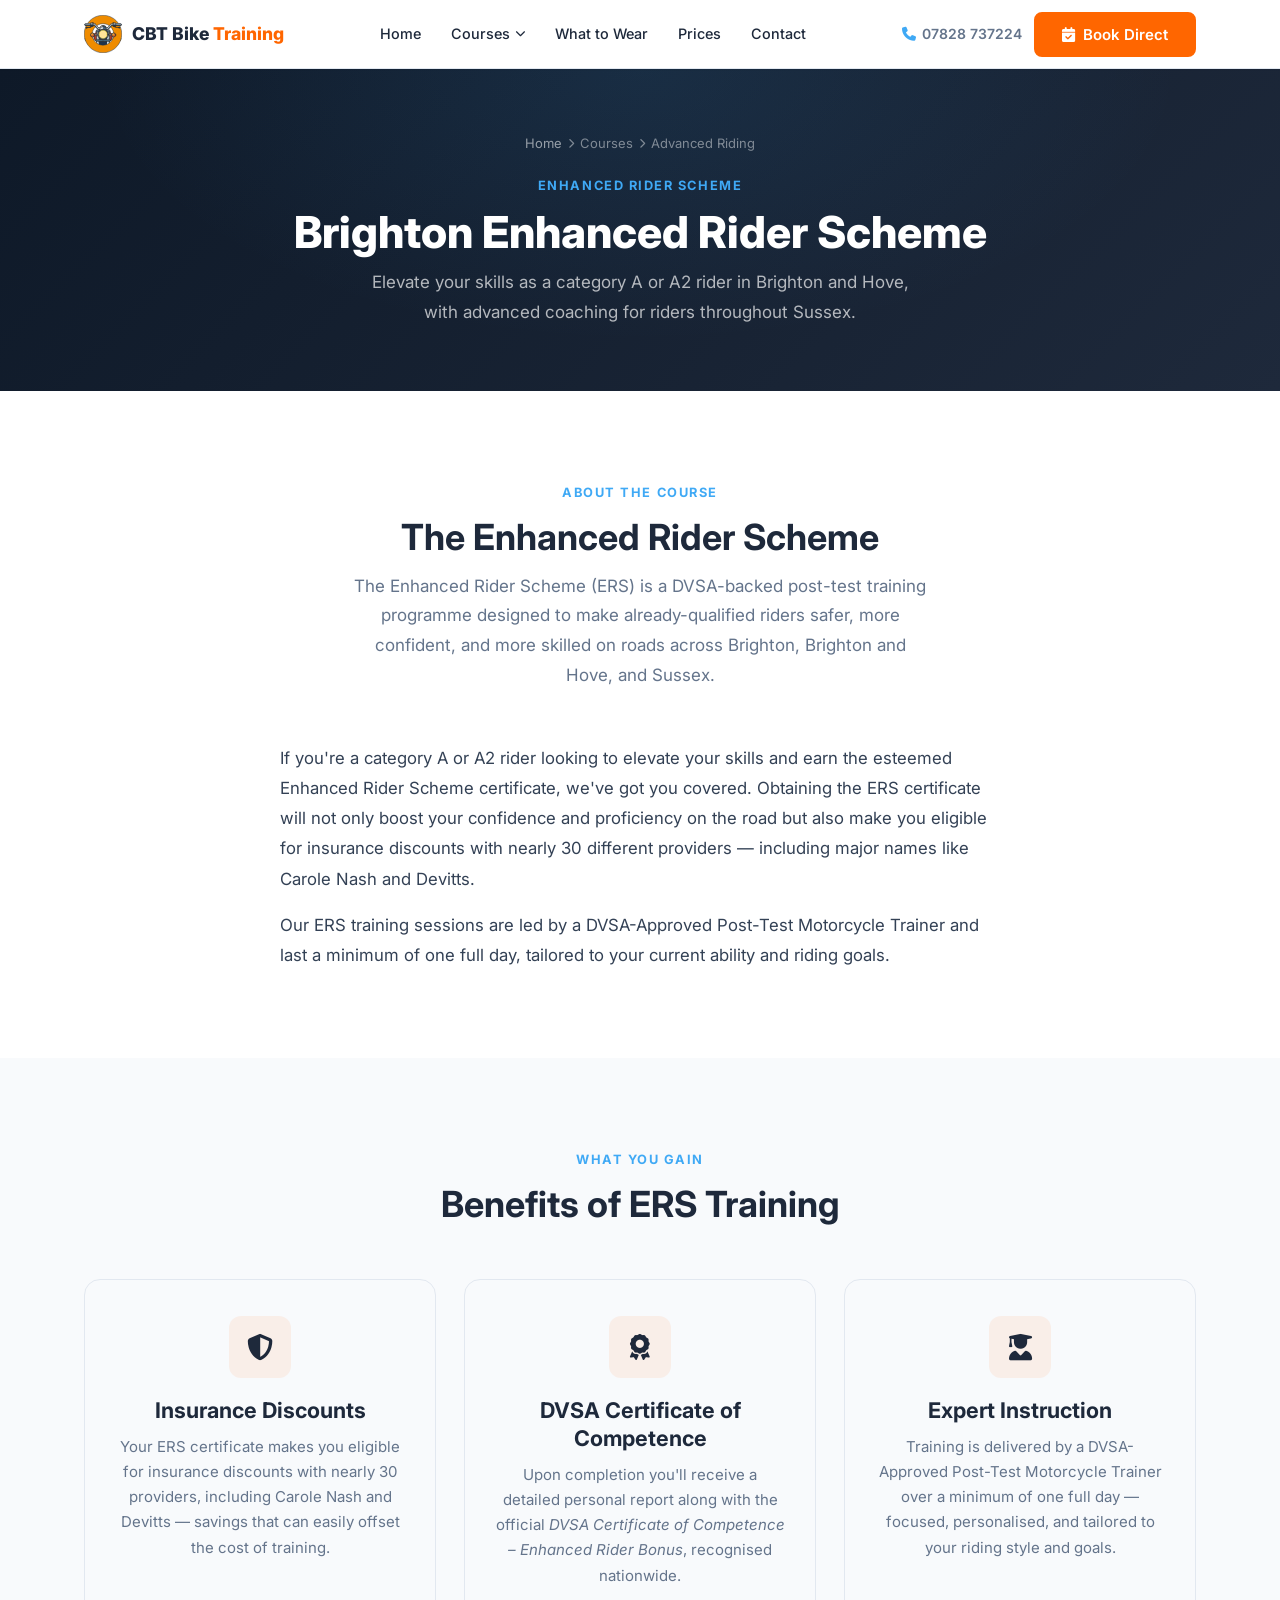
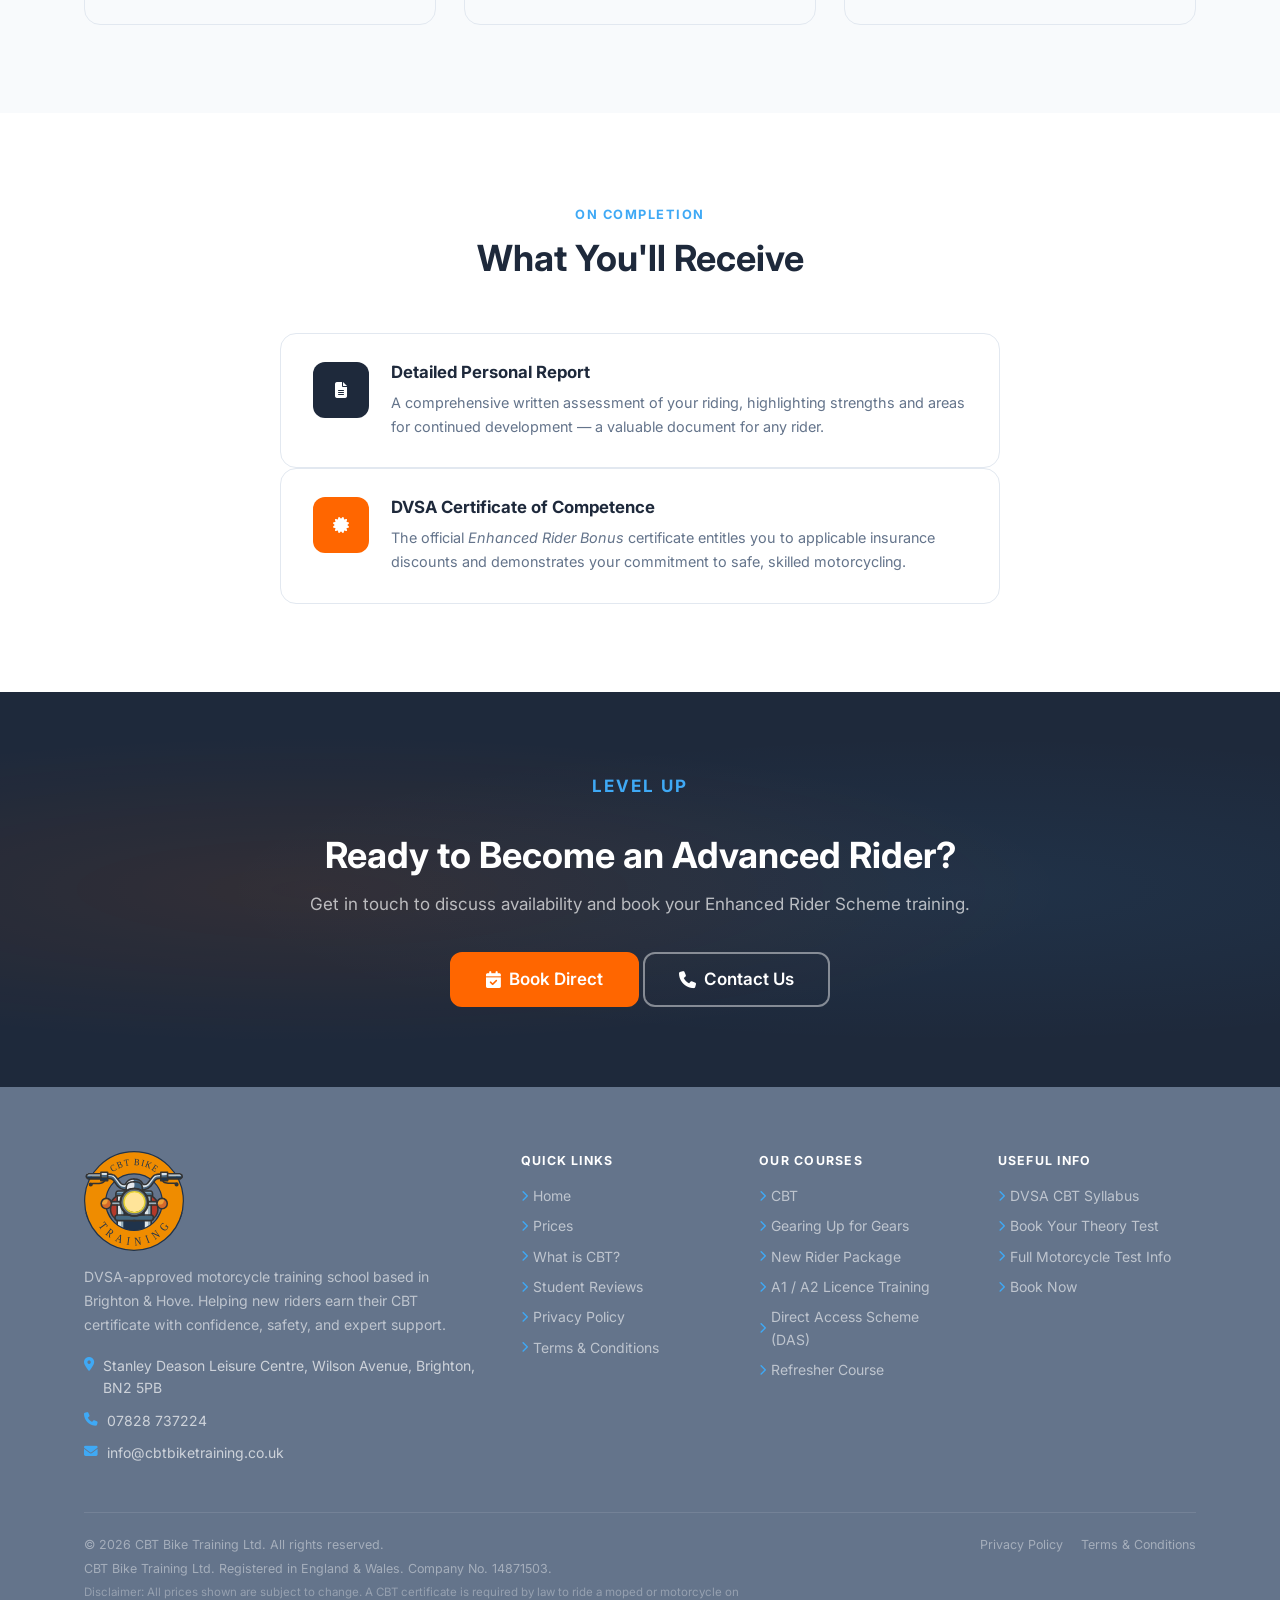
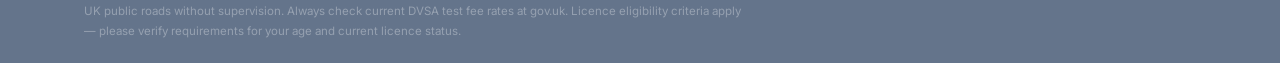
<file: courses/advanced-riding/index.html>
﻿<!DOCTYPE html>
<html lang="en">
<head>
  <meta charset="UTF-8" />
  <meta name="viewport" content="width=device-width, initial-scale=1.0" />
  <meta name="description" content="Join the Brighton Enhanced Rider Scheme with DVSA-approved trainers. Build advanced road skills in Brighton and Hove and earn your ERS certificate." />
  <meta name="keywords" content="advanced riding Brighton, Enhanced Rider Scheme Brighton, ERS motorcycle training Sussex, DVSA post-test training" />
  <meta property="og:title" content="Brighton Enhanced Rider Scheme | CBT Bike Training Brighton" />
  <meta property="og:description" content="Take Brighton Enhanced Rider Scheme training and improve safety, confidence, and roadcraft with local DVSA-approved instruction." />
  <meta property="og:type" content="website" />
  <meta property="og:url" content="https://www.cbtbiketraining.co.uk/courses/advanced-riding/" />
  <title>Brighton Enhanced Rider Scheme | CBT Bike Training Brighton</title>
  <link rel="canonical" href="https://www.cbtbiketraining.co.uk/courses/advanced-riding/" />
  <script type="application/ld+json">
    {
      "@context": "https://schema.org",
      "@graph": [
        {
          "@type": "Course",
          "name": "Brighton Enhanced Rider Scheme",
          "description": "DVSA-backed Enhanced Rider Scheme training in Brighton and Hove for qualified riders.",
          "provider": {
            "@type": "Organization",
            "name": "CBT Bike Training Ltd",
            "url": "https://www.cbtbiketraining.co.uk/"
          },
          "courseMode": "InPerson",
          "url": "https://www.cbtbiketraining.co.uk/courses/advanced-riding/"
        },
        {
          "@type": "BreadcrumbList",
          "itemListElement": [
            {"@type": "ListItem", "position": 1, "name": "Home", "item": "https://www.cbtbiketraining.co.uk/"},
            {"@type": "ListItem", "position": 2, "name": "Courses", "item": "https://www.cbtbiketraining.co.uk/courses/"},
            {"@type": "ListItem", "position": 3, "name": "Brighton Enhanced Rider Scheme", "item": "https://www.cbtbiketraining.co.uk/courses/advanced-riding/"}
          ]
        }
      ]
    }
  </script>
  <link rel="icon" href="../public/images/logos/cbt-bike-training-logo-simple.svg" type="image/svg+xml" />
  <link rel="preconnect" href="https://fonts.googleapis.com" />
  <link rel="preconnect" href="https://fonts.gstatic.com" crossorigin />
  <link href="https://fonts.googleapis.com/css2?family=Inter:wght@400;500;600;700;800&display=swap" rel="stylesheet" />
  <link rel="stylesheet" href="https://cdnjs.cloudflare.com/ajax/libs/font-awesome/6.5.1/css/all.min.css" crossorigin="anonymous" />
  <link rel="stylesheet" href="../../css/styles.css" />
</head>
<body>

  <!-- ═══════════ NAVIGATION ═══════════ -->
  <header>
    <nav class="navbar" id="navbar" aria-label="Main navigation">
      <div class="container">
        <div class="navbar-inner">

          <a href="../../" class="navbar-logo" aria-label="CBT Bike Training — Home">
            <div class="logo-badge" aria-hidden="true">
              <img src="../../public/images/logos/cbt-bike-training-logo-simple.svg" alt="" />
            </div>
            <span class="logo-name">CBT Bike <span>Training</span></span>
          </a>

          <ul class="navbar-nav" role="list">
            <li><a href="../../">Home</a></li>
            <li class="nav-dropdown">
              <button class="nav-dropdown-toggle" aria-expanded="false" aria-haspopup="true">Courses <i class="fa-solid fa-chevron-down" aria-hidden="true"></i></button>
              <ul class="nav-dropdown-menu" role="list">
                <li><a href="../../courses/cbt">CBT</a></li>
                <li><a href="../../courses/new-rider">New Rider</a></li>
                <li><a href="../../courses/advanced-riding">Advanced Riding</a></li>
                <li><a href="../../courses/bespoke-refresher">Bespoke &amp; Refresher</a></li>
                <li><a href="../../courses/full-licence">Full Licence</a></li>
              </ul>
            </li>
            <li><a href="../../what-to-wear">What to Wear</a></li>
            <li><a href="../../prices">Prices</a></li>
            <li><a href="../../contact">Contact</a></li>
          </ul>

          <div class="navbar-right">
            <a href="tel:07828737224" class="navbar-phone" aria-label="Call us on 07828 737224">
              <i class="fa-solid fa-phone" aria-hidden="true"></i> 07828 737224
            </a>
            <a href="../../book" class="btn btn-primary">
              <i class="fa-solid fa-calendar-check" aria-hidden="true"></i> Book Direct
            </a>
          </div>

          <button class="hamburger" id="hamburger" aria-expanded="false" aria-controls="mobile-menu" aria-label="Toggle navigation">
            <span></span><span></span><span></span>
          </button>

        </div>
      </div>
    </nav>

    <nav class="mobile-menu" id="mobile-menu" aria-label="Mobile navigation">
      <a href="../../">Home</a>
      <span class="mobile-menu-heading">Courses</span>
      <a href="../../courses/cbt" class="mobile-menu-sub">CBT</a>
      <a href="../../courses/new-rider" class="mobile-menu-sub">New Rider</a>
      <a href="../../courses/advanced-riding" class="mobile-menu-sub">Advanced Riding</a>
      <a href="../../courses/bespoke-refresher" class="mobile-menu-sub">Bespoke &amp; Refresher</a>
      <a href="../../courses/full-licence" class="mobile-menu-sub">Full Licence</a>
      <a href="../../what-to-wear">What to Wear</a>
      <a href="../../prices">Prices</a>
      <a href="../../contact">Contact</a>
      <a href="tel:07828737224"><i class="fa-solid fa-phone" aria-hidden="true"></i> 07828 737224</a>
      <a href="../../book" class="btn btn-primary">
        <i class="fa-solid fa-calendar-check" aria-hidden="true"></i> Book Direct
      </a>
    </nav>
  </header>

  <main>

    <!-- ═══════════ PAGE HERO ═══════════ -->
    <section class="page-hero" aria-labelledby="page-heading">
      <div class="container">
        <div class="page-hero-content">
          <nav class="breadcrumb" aria-label="Breadcrumb">
            <a href="../../">Home</a>
            <i class="fa-solid fa-chevron-right" aria-hidden="true"></i>
            <span>Courses</span>
            <i class="fa-solid fa-chevron-right" aria-hidden="true"></i>
            <span aria-current="page">Advanced Riding</span>
          </nav>
          <p class="eyebrow">Enhanced Rider Scheme</p>
          <h1 id="page-heading">Brighton Enhanced Rider Scheme</h1>
          <p class="lead">Elevate your skills as a category A or A2 rider in Brighton and Hove, with advanced coaching for riders throughout Sussex.</p>
        </div>
      </div>
    </section>

    <!-- ═══════════ INTRO ═══════════ -->
    <section class="section section--white" aria-labelledby="intro-heading">
      <div class="container">
        <div class="section-header">
          <p class="eyebrow">About the Course</p>
          <h2 id="intro-heading">The Enhanced Rider Scheme</h2>
          <p class="lead">The Enhanced Rider Scheme (ERS) is a DVSA-backed post-test training programme designed to make already-qualified riders safer, more confident, and more skilled on roads across Brighton, Brighton and Hove, and Sussex.</p>
        </div>
        <div style="max-width: 720px; margin: 0 auto;" class="fade-up">
          <p style="font-size: 1.05rem; line-height: 1.8; color: var(--dark);">
            If you're a category A or A2 rider looking to elevate your skills and earn the esteemed Enhanced Rider Scheme certificate, we've got you covered. Obtaining the ERS certificate will not only boost your confidence and proficiency on the road but also make you eligible for insurance discounts with nearly 30 different providers — including major names like Carole Nash and Devitts.
          </p>
          <p style="font-size: 1.05rem; line-height: 1.8; color: var(--dark); margin-top: 1rem;">
            Our ERS training sessions are led by a DVSA-Approved Post-Test Motorcycle Trainer and last a minimum of one full day, tailored to your current ability and riding goals.
          </p>
        </div>
      </div>
    </section>

    <!-- ═══════════ HIGHLIGHTS ═══════════ -->
    <section class="section section--bg" aria-labelledby="highlights-heading">
      <div class="container">
        <div class="section-header">
          <p class="eyebrow">What You Gain</p>
          <h2 id="highlights-heading">Benefits of ERS Training</h2>
        </div>

        <div class="book-direct-grid">

          <div class="bd-card fade-up">
            <div class="bd-icon" aria-hidden="true"><i class="fa-solid fa-shield-halved"></i></div>
            <h3>Insurance Discounts</h3>
            <p>Your ERS certificate makes you eligible for insurance discounts with nearly 30 providers, including Carole Nash and Devitts — savings that can easily offset the cost of training.</p>
          </div>

          <div class="bd-card fade-up">
            <div class="bd-icon" aria-hidden="true"><i class="fa-solid fa-award"></i></div>
            <h3>DVSA Certificate of Competence</h3>
            <p>Upon completion you'll receive a detailed personal report along with the official <em>DVSA Certificate of Competence – Enhanced Rider Bonus</em>, recognised nationwide.</p>
          </div>

          <div class="bd-card fade-up">
            <div class="bd-icon" aria-hidden="true"><i class="fa-solid fa-user-graduate"></i></div>
            <h3>Expert Instruction</h3>
            <p>Training is delivered by a DVSA-Approved Post-Test Motorcycle Trainer over a minimum of one full day — focused, personalised, and tailored to your riding style and goals.</p>
          </div>

        </div>
      </div>
    </section>

    <!-- ═══════════ WHAT YOU'LL RECEIVE ═══════════ -->
    <section class="section section--white" aria-labelledby="receive-heading">
      <div class="container">
        <div class="section-header">
          <p class="eyebrow">On Completion</p>
          <h2 id="receive-heading">What You'll Receive</h2>
        </div>
        <div style="max-width: 720px; margin: 0 auto;">
          <div class="cbt-card fade-up">
            <div class="cbt-letter a" aria-hidden="true"><i class="fa-solid fa-file-lines" style="font-size: 1rem;"></i></div>
            <div class="cbt-body">
              <h3>Detailed Personal Report</h3>
              <p>A comprehensive written assessment of your riding, highlighting strengths and areas for continued development — a valuable document for any rider.</p>
            </div>
          </div>
          <div class="cbt-card fade-up">
            <div class="cbt-letter b" aria-hidden="true"><i class="fa-solid fa-certificate" style="font-size: 1rem;"></i></div>
            <div class="cbt-body">
              <h3>DVSA Certificate of Competence</h3>
              <p>The official <em>Enhanced Rider Bonus</em> certificate entitles you to applicable insurance discounts and demonstrates your commitment to safe, skilled motorcycling.</p>
            </div>
          </div>
        </div>
      </div>
    </section>

    <!-- ═══════════ CTA BANNER ═══════════ -->
    <section class="cta-banner" aria-labelledby="cta-heading">
      <div class="container">
        <p class="eyebrow" style="color: var(--blue);">Level Up</p>
        <h2 id="cta-heading">Ready to Become an Advanced Rider?</h2>
        <p class="lead">Get in touch to discuss availability and book your Enhanced Rider Scheme training.</p>
        <div class="cta-actions">
          <a href="../../book" class="btn btn-primary btn-lg">
            <i class="fa-solid fa-calendar-check" aria-hidden="true"></i> Book Direct
          </a>
          <a href="../../contact" class="btn btn-ghost btn-lg">
            <i class="fa-solid fa-phone" aria-hidden="true"></i> Contact Us
          </a>
        </div>
      </div>
    </section>

  </main>

  <!-- ═══════════ FOOTER ═══════════ -->
  <footer class="footer" role="contentinfo">
    <div class="container">
      <div class="footer-grid">

        <div class="footer-brand">
     <div class="f-logo" aria-label="CBT Bike Training">
            <img src="../../public/images/logos/cbt-bike-training-logo.svg" alt="CBT Bike Training logo" />
          </div>
          <p class="f-desc">
            DVSA-approved motorcycle training school based in Brighton &amp; Hove.
            Helping new riders earn their CBT certificate with confidence, safety, and expert support.
          </p>
          <div class="f-contact">
            <div class="f-contact-item">
              <i class="fa-solid fa-location-dot" aria-hidden="true"></i>
              <span>Stanley Deason Leisure Centre, Wilson Avenue, Brighton, BN2 5PB</span>
            </div>
            <div class="f-contact-item">
              <i class="fa-solid fa-phone" aria-hidden="true"></i>
              <a href="tel:07828737224">07828 737224</a>
            </div>
            <div class="f-contact-item">
              <i class="fa-solid fa-envelope" aria-hidden="true"></i>
              <a href="mailto:info@cbtbiketraining.co.uk">info@cbtbiketraining.co.uk</a>
            </div>
          </div>
        </div>

        <div class="footer-col">
          <h4>Quick Links</h4>
          <nav class="footer-links" aria-label="Footer quick links">
            <a href="../../"><i class="fa-solid fa-chevron-right" aria-hidden="true"></i> Home</a>
            <a href="../../prices"><i class="fa-solid fa-chevron-right" aria-hidden="true"></i> Prices</a>
            <a href="../../#what-is-cbt"><i class="fa-solid fa-chevron-right" aria-hidden="true"></i> What is CBT?</a>
            <a href="../../#testimonials"><i class="fa-solid fa-chevron-right" aria-hidden="true"></i> Student Reviews</a>
            <a href="../../privacy-policy"><i class="fa-solid fa-chevron-right" aria-hidden="true"></i> Privacy Policy</a>
            <a href="../../terms-and-conditions"><i class="fa-solid fa-chevron-right" aria-hidden="true"></i> Terms &amp; Conditions</a>
          </nav>
        </div>

        <div class="footer-col">
          <h4>Our Courses</h4>
          <nav class="footer-links" aria-label="Footer courses links">
            <a href="../../prices"><i class="fa-solid fa-chevron-right" aria-hidden="true"></i> CBT</a>
            <a href="../../prices"><i class="fa-solid fa-chevron-right" aria-hidden="true"></i> Gearing Up for Gears</a>
            <a href="../../prices"><i class="fa-solid fa-chevron-right" aria-hidden="true"></i> New Rider Package</a>
            <a href="../../prices"><i class="fa-solid fa-chevron-right" aria-hidden="true"></i> A1 / A2 Licence Training</a>
            <a href="../../prices"><i class="fa-solid fa-chevron-right" aria-hidden="true"></i> Direct Access Scheme (DAS)</a>
            <a href="../../prices"><i class="fa-solid fa-chevron-right" aria-hidden="true"></i> Refresher Course</a>
          </nav>
        </div>

        <div class="footer-col">
          <h4>Useful Info</h4>
          <nav class="footer-links" aria-label="Footer useful info links">
            <a href="https://www.gov.uk/compulsory-basic-training-cbt-syllabus" target="_blank" rel="noopener noreferrer">
              <i class="fa-solid fa-chevron-right" aria-hidden="true"></i> DVSA CBT Syllabus
            </a>
            <a href="https://www.gov.uk/book-theory-test" target="_blank" rel="noopener noreferrer">
              <i class="fa-solid fa-chevron-right" aria-hidden="true"></i> Book Your Theory Test
            </a>
            <a href="https://www.gov.uk/motorcycle-test" target="_blank" rel="noopener noreferrer">
              <i class="fa-solid fa-chevron-right" aria-hidden="true"></i> Full Motorcycle Test Info
            </a>
            <a href="../../book"><i class="fa-solid fa-chevron-right" aria-hidden="true"></i> Book Now</a>
          </nav>
        </div>

      </div>

      <div class="footer-bottom">
        <div class="footer-bottom-left">
          <p>&copy; <span id="current-year"></span> CBT Bike Training Ltd. All rights reserved.</p>
          <p>CBT Bike Training Ltd. Registered in England &amp; Wales. Company No. 14871503.</p>
          <p class="footer-disclaimer">
            Disclaimer: All prices shown are subject to change. A CBT certificate is required by law to ride a moped or
            motorcycle on UK public roads without supervision. Always check current DVSA test fee rates at gov.uk.
            Licence eligibility criteria apply — please verify requirements for your age and current licence status.
          </p>
        </div>
        <div class="footer-bottom-right">
          <a href="../../privacy-policy">Privacy Policy</a>
          <a href="../../terms-and-conditions">Terms &amp; Conditions</a>
        </div>
      </div>

    </div>
  </footer>

  <script src="/js/main.js" defer></script>
</body>
</html>
</file>
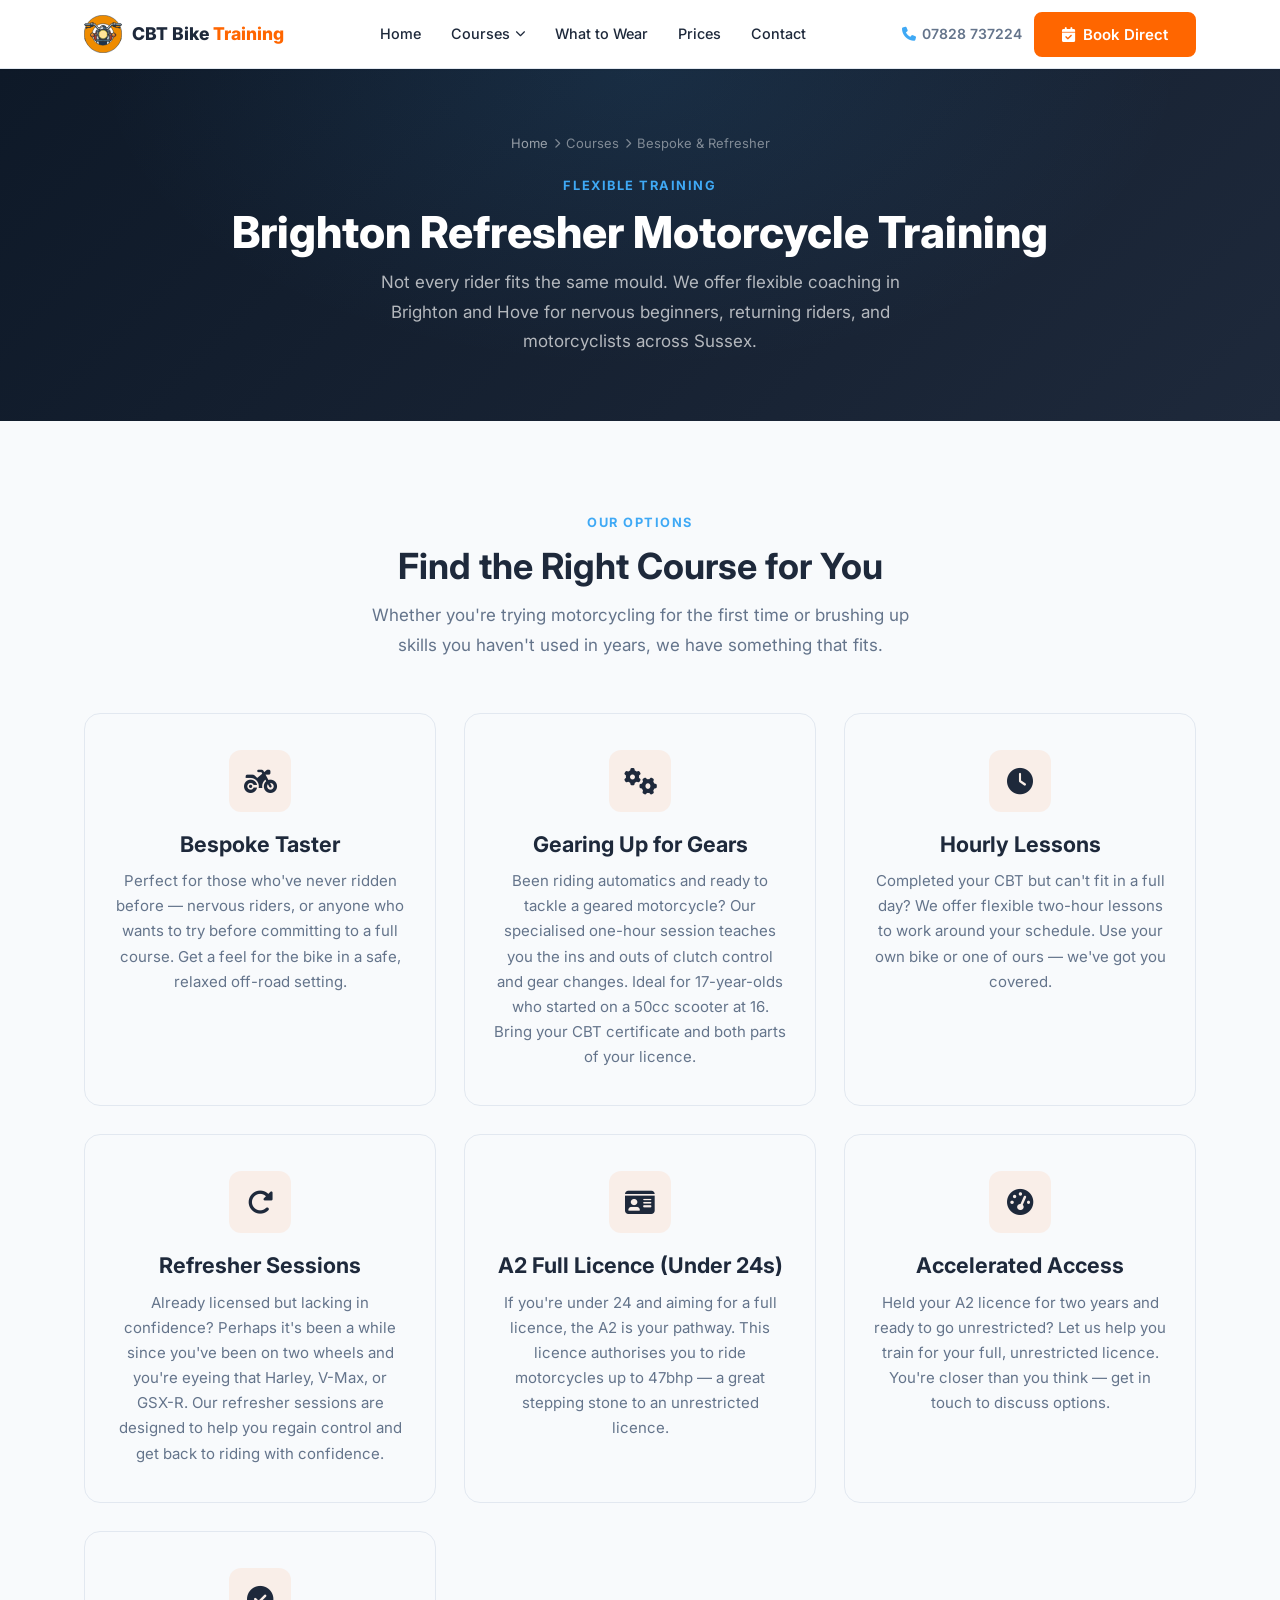
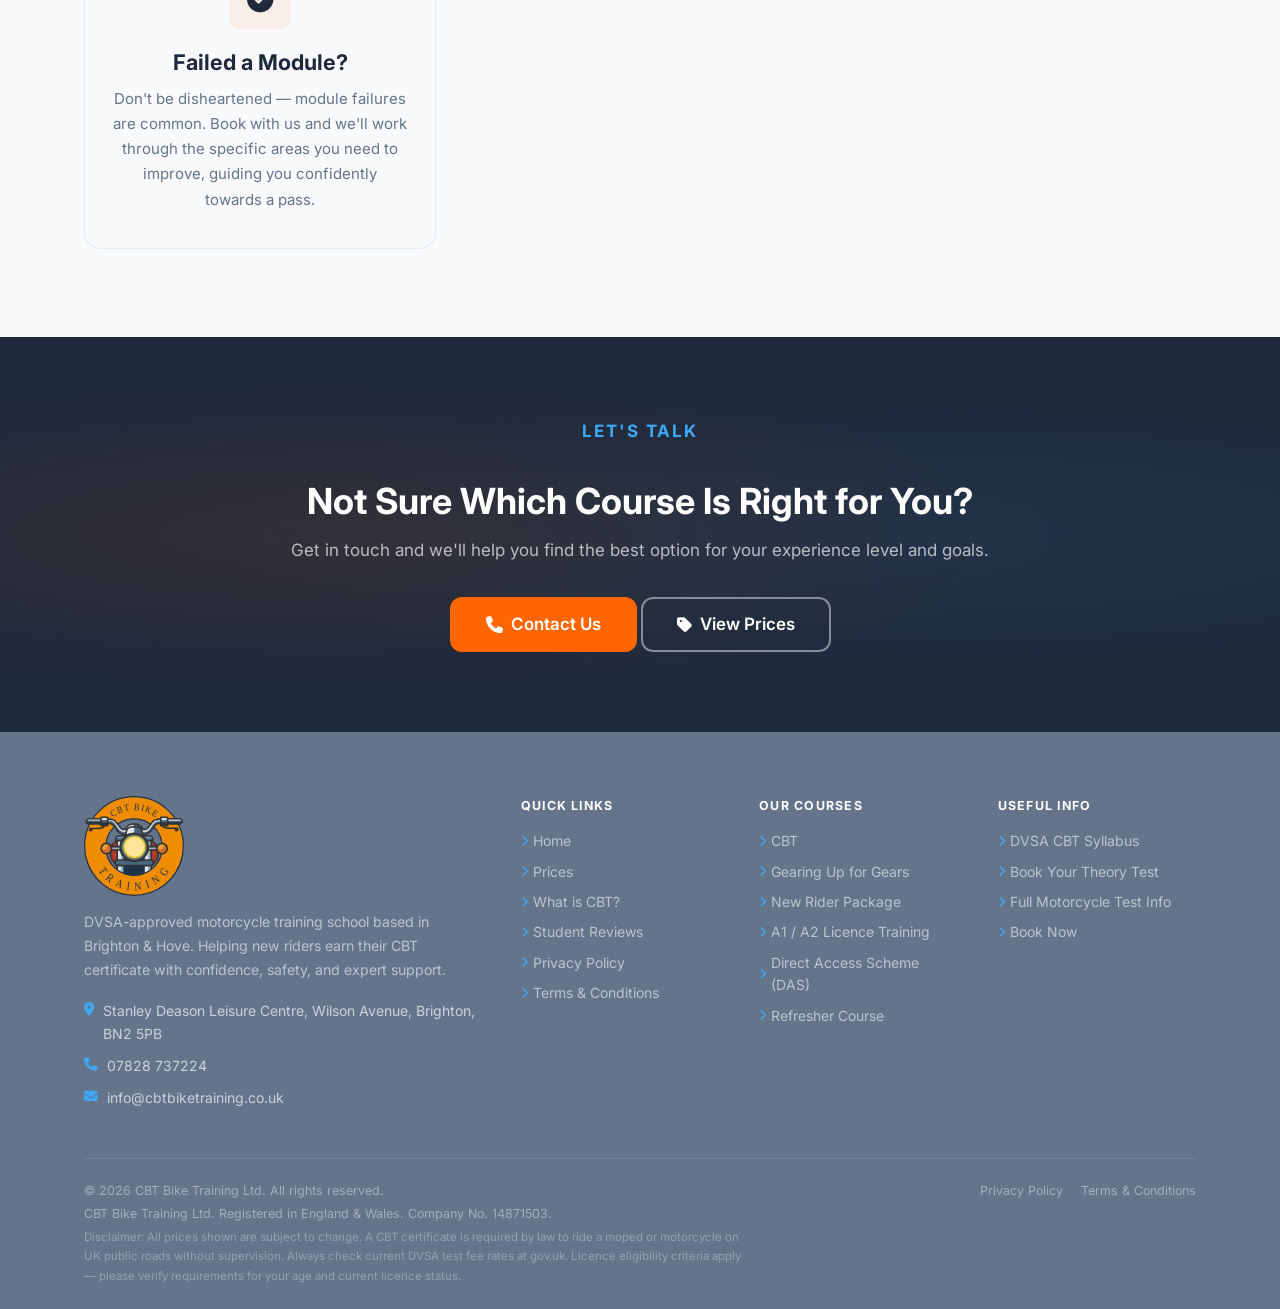
<file: courses/bespoke-refresher/index.html>
﻿<!DOCTYPE html>
<html lang="en">
<head>
  <meta charset="UTF-8" />
  <meta name="viewport" content="width=device-width, initial-scale=1.0" />
  <meta name="description" content="Return to riding with Brighton motorcycle refresher training tailored to your goals. Book bespoke coaching in Brighton and Hove and rebuild confidence safely." />
  <meta name="keywords" content="bespoke motorcycle training Brighton, refresher riding lessons Sussex, gearing up for gears Brighton, A2 licence training Brighton" />
  <meta property="og:title" content="Brighton Motorcycle Refresher Training | CBT Bike Training Brighton" />
  <meta property="og:description" content="Book Brighton motorcycle refresher training and bespoke sessions for returning riders in Brighton and Hove." />
  <meta property="og:type" content="website" />
  <meta property="og:url" content="https://www.cbtbiketraining.co.uk/courses/bespoke-refresher/" />
  <title>Brighton Motorcycle Refresher Training | CBT Bike Training Brighton</title>
  <link rel="canonical" href="https://www.cbtbiketraining.co.uk/courses/bespoke-refresher/" />
  <script type="application/ld+json">
    {
      "@context": "https://schema.org",
      "@graph": [
        {
          "@type": "Course",
          "name": "Brighton Motorcycle Refresher Training",
          "description": "Bespoke refresher and confidence-building motorcycle training sessions in Brighton and Hove.",
          "provider": {
            "@type": "Organization",
            "name": "CBT Bike Training Ltd",
            "url": "https://www.cbtbiketraining.co.uk/"
          },
          "courseMode": "InPerson",
          "url": "https://www.cbtbiketraining.co.uk/courses/bespoke-refresher/"
        },
        {
          "@type": "BreadcrumbList",
          "itemListElement": [
            {"@type": "ListItem", "position": 1, "name": "Home", "item": "https://www.cbtbiketraining.co.uk/"},
            {"@type": "ListItem", "position": 2, "name": "Courses", "item": "https://www.cbtbiketraining.co.uk/courses/"},
            {"@type": "ListItem", "position": 3, "name": "Brighton Motorcycle Refresher Training", "item": "https://www.cbtbiketraining.co.uk/courses/bespoke-refresher/"}
          ]
        }
      ]
    }
  </script>
  <link rel="icon" href="../public/images/logos/cbt-bike-training-logo-simple.svg" type="image/svg+xml" />
  <link rel="preconnect" href="https://fonts.googleapis.com" />
  <link rel="preconnect" href="https://fonts.gstatic.com" crossorigin />
  <link href="https://fonts.googleapis.com/css2?family=Inter:wght@400;500;600;700;800&display=swap" rel="stylesheet" />
  <link rel="stylesheet" href="https://cdnjs.cloudflare.com/ajax/libs/font-awesome/6.5.1/css/all.min.css" crossorigin="anonymous" />
  <link rel="stylesheet" href="../../css/styles.css" />
</head>
<body>

  <!-- ═══════════ NAVIGATION ═══════════ -->
  <header>
    <nav class="navbar" id="navbar" aria-label="Main navigation">
      <div class="container">
        <div class="navbar-inner">

          <a href="../../" class="navbar-logo" aria-label="CBT Bike Training — Home">
            <div class="logo-badge" aria-hidden="true">
              <img src="../../public/images/logos/cbt-bike-training-logo-simple.svg" alt="" />
            </div>
            <span class="logo-name">CBT Bike <span>Training</span></span>
          </a>

          <ul class="navbar-nav" role="list">
            <li><a href="../../">Home</a></li>
            <li class="nav-dropdown">
              <button class="nav-dropdown-toggle" aria-expanded="false" aria-haspopup="true">Courses <i class="fa-solid fa-chevron-down" aria-hidden="true"></i></button>
              <ul class="nav-dropdown-menu" role="list">
                <li><a href="../../courses/cbt">CBT</a></li>
                <li><a href="../../courses/new-rider">New Rider</a></li>
                <li><a href="../../courses/advanced-riding">Advanced Riding</a></li>
                <li><a href="../../courses/bespoke-refresher">Bespoke &amp; Refresher</a></li>
                <li><a href="../../courses/full-licence">Full Licence</a></li>
              </ul>
            </li>
            <li><a href="../../what-to-wear">What to Wear</a></li>
            <li><a href="../../prices">Prices</a></li>
            <li><a href="../../contact">Contact</a></li>
          </ul>

          <div class="navbar-right">
            <a href="tel:07828737224" class="navbar-phone" aria-label="Call us on 07828 737224">
              <i class="fa-solid fa-phone" aria-hidden="true"></i> 07828 737224
            </a>
            <a href="../../book" class="btn btn-primary">
              <i class="fa-solid fa-calendar-check" aria-hidden="true"></i> Book Direct
            </a>
          </div>

          <button class="hamburger" id="hamburger" aria-expanded="false" aria-controls="mobile-menu" aria-label="Toggle navigation">
            <span></span><span></span><span></span>
          </button>

        </div>
      </div>
    </nav>

    <nav class="mobile-menu" id="mobile-menu" aria-label="Mobile navigation">
      <a href="../../">Home</a>
      <span class="mobile-menu-heading">Courses</span>
      <a href="../../courses/cbt" class="mobile-menu-sub">CBT</a>
      <a href="../../courses/new-rider" class="mobile-menu-sub">New Rider</a>
      <a href="../../courses/advanced-riding" class="mobile-menu-sub">Advanced Riding</a>
      <a href="../../courses/bespoke-refresher" class="mobile-menu-sub">Bespoke &amp; Refresher</a>
      <a href="../../courses/full-licence" class="mobile-menu-sub">Full Licence</a>
      <a href="../../what-to-wear">What to Wear</a>
      <a href="../../prices">Prices</a>
      <a href="../../contact">Contact</a>
      <a href="tel:07828737224"><i class="fa-solid fa-phone" aria-hidden="true"></i> 07828 737224</a>
      <a href="../../book" class="btn btn-primary">
        <i class="fa-solid fa-calendar-check" aria-hidden="true"></i> Book Direct
      </a>
    </nav>
  </header>

  <main>

    <!-- ═══════════ PAGE HERO ═══════════ -->
    <section class="page-hero" aria-labelledby="page-heading">
      <div class="container">
        <div class="page-hero-content">
          <nav class="breadcrumb" aria-label="Breadcrumb">
            <a href="../../">Home</a>
            <i class="fa-solid fa-chevron-right" aria-hidden="true"></i>
            <span>Courses</span>
            <i class="fa-solid fa-chevron-right" aria-hidden="true"></i>
            <span aria-current="page">Bespoke &amp; Refresher</span>
          </nav>
          <p class="eyebrow">Flexible Training</p>
          <h1 id="page-heading">Brighton Refresher Motorcycle Training</h1>
          <p class="lead">Not every rider fits the same mould. We offer flexible coaching in Brighton and Hove for nervous beginners, returning riders, and motorcyclists across Sussex.</p>
        </div>
      </div>
    </section>

    <!-- ═══════════ COURSE CARDS ═══════════ -->
    <section class="section section--bg" aria-labelledby="courses-heading">
      <div class="container">
        <div class="section-header">
          <p class="eyebrow">Our Options</p>
          <h2 id="courses-heading">Find the Right Course for You</h2>
          <p class="lead">Whether you're trying motorcycling for the first time or brushing up skills you haven't used in years, we have something that fits.</p>
        </div>

        <div class="book-direct-grid">

          <div class="bd-card fade-up">
            <div class="bd-icon" aria-hidden="true"><i class="fa-solid fa-motorcycle"></i></div>
            <h3>Bespoke Taster</h3>
            <p>Perfect for those who've never ridden before — nervous riders, or anyone who wants to try before committing to a full course. Get a feel for the bike in a safe, relaxed off-road setting.</p>
          </div>

          <div class="bd-card fade-up">
            <div class="bd-icon" aria-hidden="true"><i class="fa-solid fa-gears"></i></div>
            <h3>Gearing Up for Gears</h3>
            <p>Been riding automatics and ready to tackle a geared motorcycle? Our specialised one-hour session teaches you the ins and outs of clutch control and gear changes. Ideal for 17-year-olds who started on a 50cc scooter at 16. Bring your CBT certificate and both parts of your licence.</p>
          </div>

          <div class="bd-card fade-up">
            <div class="bd-icon" aria-hidden="true"><i class="fa-solid fa-clock"></i></div>
            <h3>Hourly Lessons</h3>
            <p>Completed your CBT but can't fit in a full day? We offer flexible two-hour lessons to work around your schedule. Use your own bike or one of ours — we've got you covered.</p>
          </div>

          <div class="bd-card fade-up">
            <div class="bd-icon" aria-hidden="true"><i class="fa-solid fa-rotate-right"></i></div>
            <h3>Refresher Sessions</h3>
            <p>Already licensed but lacking in confidence? Perhaps it's been a while since you've been on two wheels and you're eyeing that Harley, V-Max, or GSX-R. Our refresher sessions are designed to help you regain control and get back to riding with confidence.</p>
          </div>

          <div class="bd-card fade-up">
            <div class="bd-icon" aria-hidden="true"><i class="fa-solid fa-id-card"></i></div>
            <h3>A2 Full Licence (Under 24s)</h3>
            <p>If you're under 24 and aiming for a full licence, the A2 is your pathway. This licence authorises you to ride motorcycles up to 47bhp — a great stepping stone to an unrestricted licence.</p>
          </div>

          <div class="bd-card fade-up">
            <div class="bd-icon" aria-hidden="true"><i class="fa-solid fa-gauge-high"></i></div>
            <h3>Accelerated Access</h3>
            <p>Held your A2 licence for two years and ready to go unrestricted? Let us help you train for your full, unrestricted licence. You're closer than you think — get in touch to discuss options.</p>
          </div>

          <div class="bd-card fade-up">
            <div class="bd-icon" aria-hidden="true"><i class="fa-solid fa-circle-check"></i></div>
            <h3>Failed a Module?</h3>
            <p>Don't be disheartened — module failures are common. Book with us and we'll work through the specific areas you need to improve, guiding you confidently towards a pass.</p>
          </div>

        </div>
      </div>
    </section>

    <!-- ═══════════ CTA BANNER ═══════════ -->
    <section class="cta-banner" aria-labelledby="cta-heading">
      <div class="container">
        <p class="eyebrow" style="color: var(--blue);">Let's Talk</p>
        <h2 id="cta-heading">Not Sure Which Course Is Right for You?</h2>
        <p class="lead">Get in touch and we'll help you find the best option for your experience level and goals.</p>
        <div class="cta-actions">
          <a href="../../contact" class="btn btn-primary btn-lg">
            <i class="fa-solid fa-phone" aria-hidden="true"></i> Contact Us
          </a>
          <a href="../../prices" class="btn btn-ghost btn-lg">
            <i class="fa-solid fa-tag" aria-hidden="true"></i> View Prices
          </a>
        </div>
      </div>
    </section>

  </main>

  <!-- ═══════════ FOOTER ═══════════ -->
  <footer class="footer" role="contentinfo">
    <div class="container">
      <div class="footer-grid">

        <div class="footer-brand">
     <div class="f-logo" aria-label="CBT Bike Training">
            <img src="../../public/images/logos/cbt-bike-training-logo.svg" alt="CBT Bike Training logo" />
          </div>
          <p class="f-desc">
            DVSA-approved motorcycle training school based in Brighton &amp; Hove.
            Helping new riders earn their CBT certificate with confidence, safety, and expert support.
          </p>
          <div class="f-contact">
            <div class="f-contact-item">
              <i class="fa-solid fa-location-dot" aria-hidden="true"></i>
              <span>Stanley Deason Leisure Centre, Wilson Avenue, Brighton, BN2 5PB</span>
            </div>
            <div class="f-contact-item">
              <i class="fa-solid fa-phone" aria-hidden="true"></i>
              <a href="tel:07828737224">07828 737224</a>
            </div>
            <div class="f-contact-item">
              <i class="fa-solid fa-envelope" aria-hidden="true"></i>
              <a href="mailto:info@cbtbiketraining.co.uk">info@cbtbiketraining.co.uk</a>
            </div>
          </div>
        </div>

        <div class="footer-col">
          <h4>Quick Links</h4>
          <nav class="footer-links" aria-label="Footer quick links">
            <a href="../../"><i class="fa-solid fa-chevron-right" aria-hidden="true"></i> Home</a>
            <a href="../../prices"><i class="fa-solid fa-chevron-right" aria-hidden="true"></i> Prices</a>
            <a href="../../#what-is-cbt"><i class="fa-solid fa-chevron-right" aria-hidden="true"></i> What is CBT?</a>
            <a href="../../#testimonials"><i class="fa-solid fa-chevron-right" aria-hidden="true"></i> Student Reviews</a>
            <a href="../../privacy-policy"><i class="fa-solid fa-chevron-right" aria-hidden="true"></i> Privacy Policy</a>
            <a href="../../terms-and-conditions"><i class="fa-solid fa-chevron-right" aria-hidden="true"></i> Terms &amp; Conditions</a>
          </nav>
        </div>

        <div class="footer-col">
          <h4>Our Courses</h4>
          <nav class="footer-links" aria-label="Footer courses links">
            <a href="../../prices"><i class="fa-solid fa-chevron-right" aria-hidden="true"></i> CBT</a>
            <a href="../../prices"><i class="fa-solid fa-chevron-right" aria-hidden="true"></i> Gearing Up for Gears</a>
            <a href="../../prices"><i class="fa-solid fa-chevron-right" aria-hidden="true"></i> New Rider Package</a>
            <a href="../../prices"><i class="fa-solid fa-chevron-right" aria-hidden="true"></i> A1 / A2 Licence Training</a>
            <a href="../../prices"><i class="fa-solid fa-chevron-right" aria-hidden="true"></i> Direct Access Scheme (DAS)</a>
            <a href="../../prices"><i class="fa-solid fa-chevron-right" aria-hidden="true"></i> Refresher Course</a>
          </nav>
        </div>

        <div class="footer-col">
          <h4>Useful Info</h4>
          <nav class="footer-links" aria-label="Footer useful info links">
            <a href="https://www.gov.uk/compulsory-basic-training-cbt-syllabus" target="_blank" rel="noopener noreferrer">
              <i class="fa-solid fa-chevron-right" aria-hidden="true"></i> DVSA CBT Syllabus
            </a>
            <a href="https://www.gov.uk/book-theory-test" target="_blank" rel="noopener noreferrer">
              <i class="fa-solid fa-chevron-right" aria-hidden="true"></i> Book Your Theory Test
            </a>
            <a href="https://www.gov.uk/motorcycle-test" target="_blank" rel="noopener noreferrer">
              <i class="fa-solid fa-chevron-right" aria-hidden="true"></i> Full Motorcycle Test Info
            </a>
            <a href="../../book"><i class="fa-solid fa-chevron-right" aria-hidden="true"></i> Book Now</a>
          </nav>
        </div>

      </div>

      <div class="footer-bottom">
        <div class="footer-bottom-left">
          <p>&copy; <span id="current-year"></span> CBT Bike Training Ltd. All rights reserved.</p>
          <p>CBT Bike Training Ltd. Registered in England &amp; Wales. Company No. 14871503.</p>
          <p class="footer-disclaimer">
            Disclaimer: All prices shown are subject to change. A CBT certificate is required by law to ride a moped or
            motorcycle on UK public roads without supervision. Always check current DVSA test fee rates at gov.uk.
            Licence eligibility criteria apply — please verify requirements for your age and current licence status.
          </p>
        </div>
        <div class="footer-bottom-right">
          <a href="../../privacy-policy">Privacy Policy</a>
          <a href="../../terms-and-conditions">Terms &amp; Conditions</a>
        </div>
      </div>

    </div>
  </footer>

  <script src="/js/main.js" defer></script>
</body>
</html>
</file>
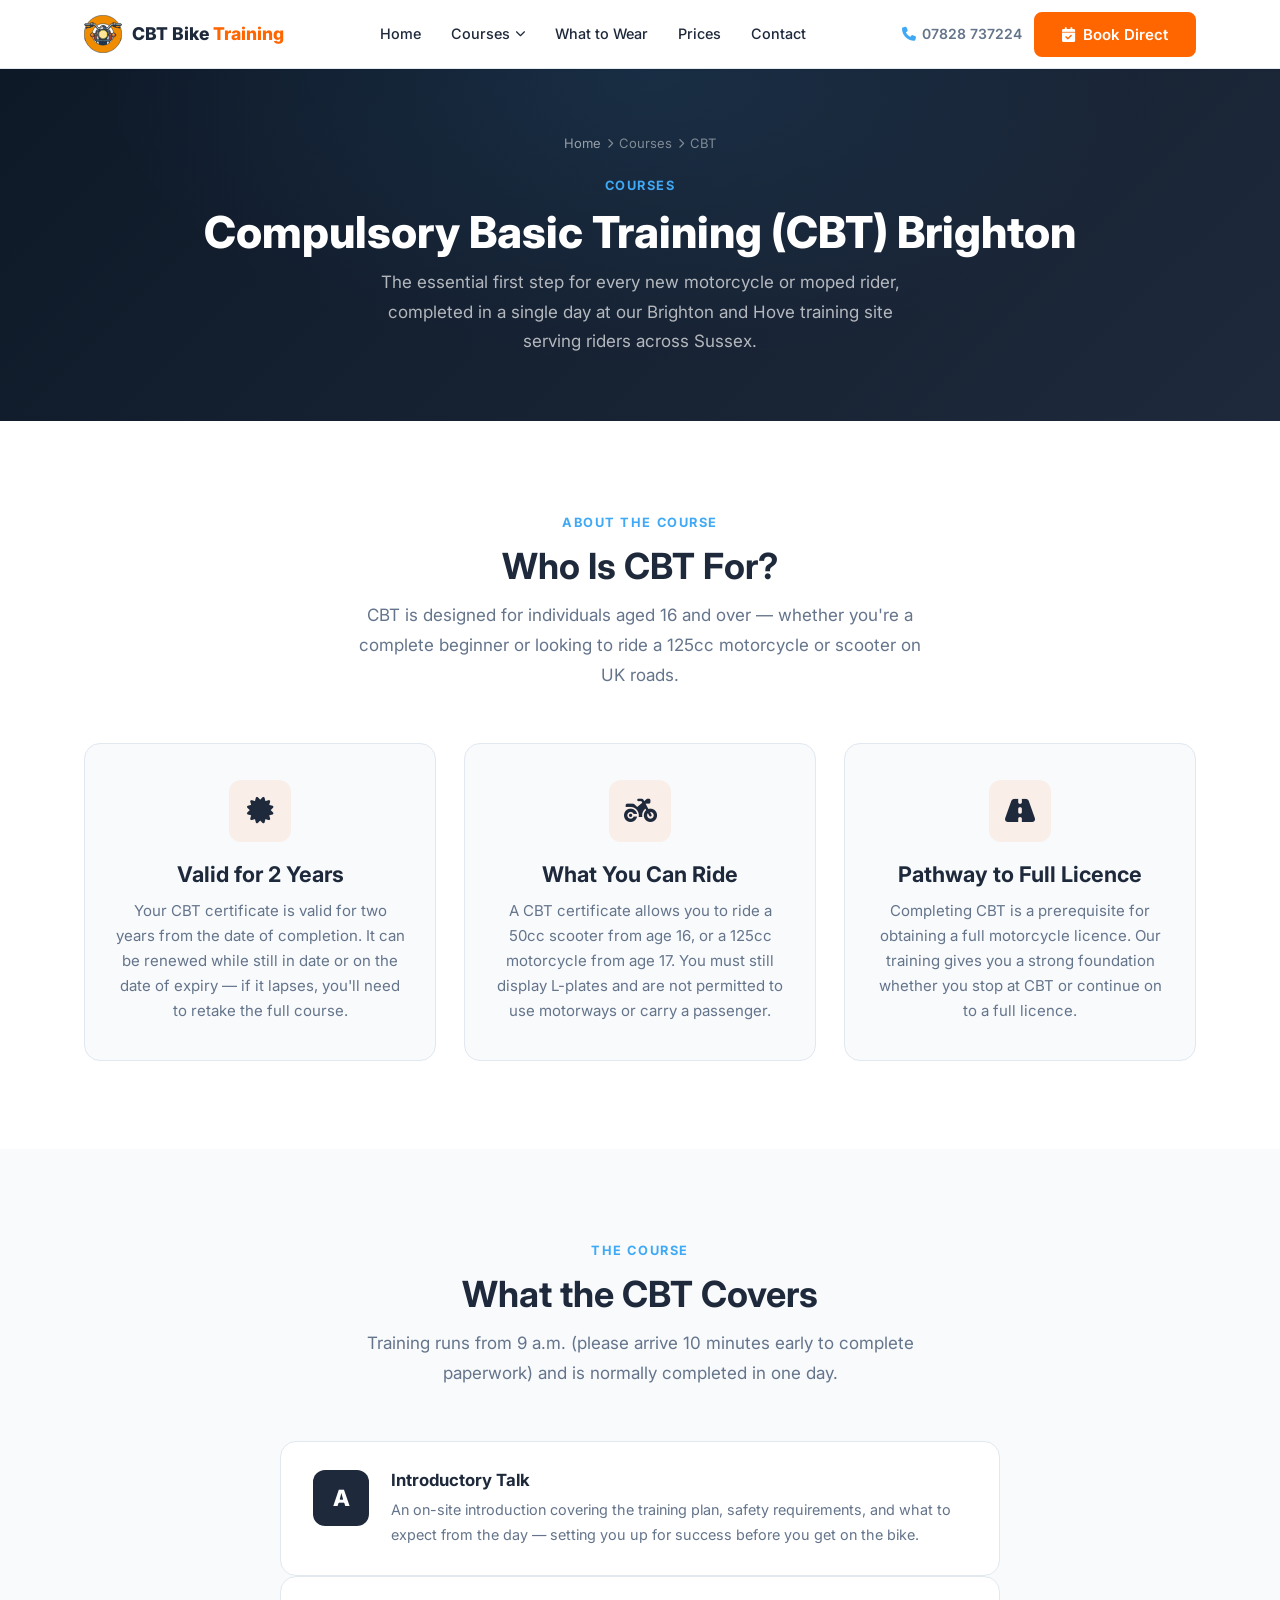
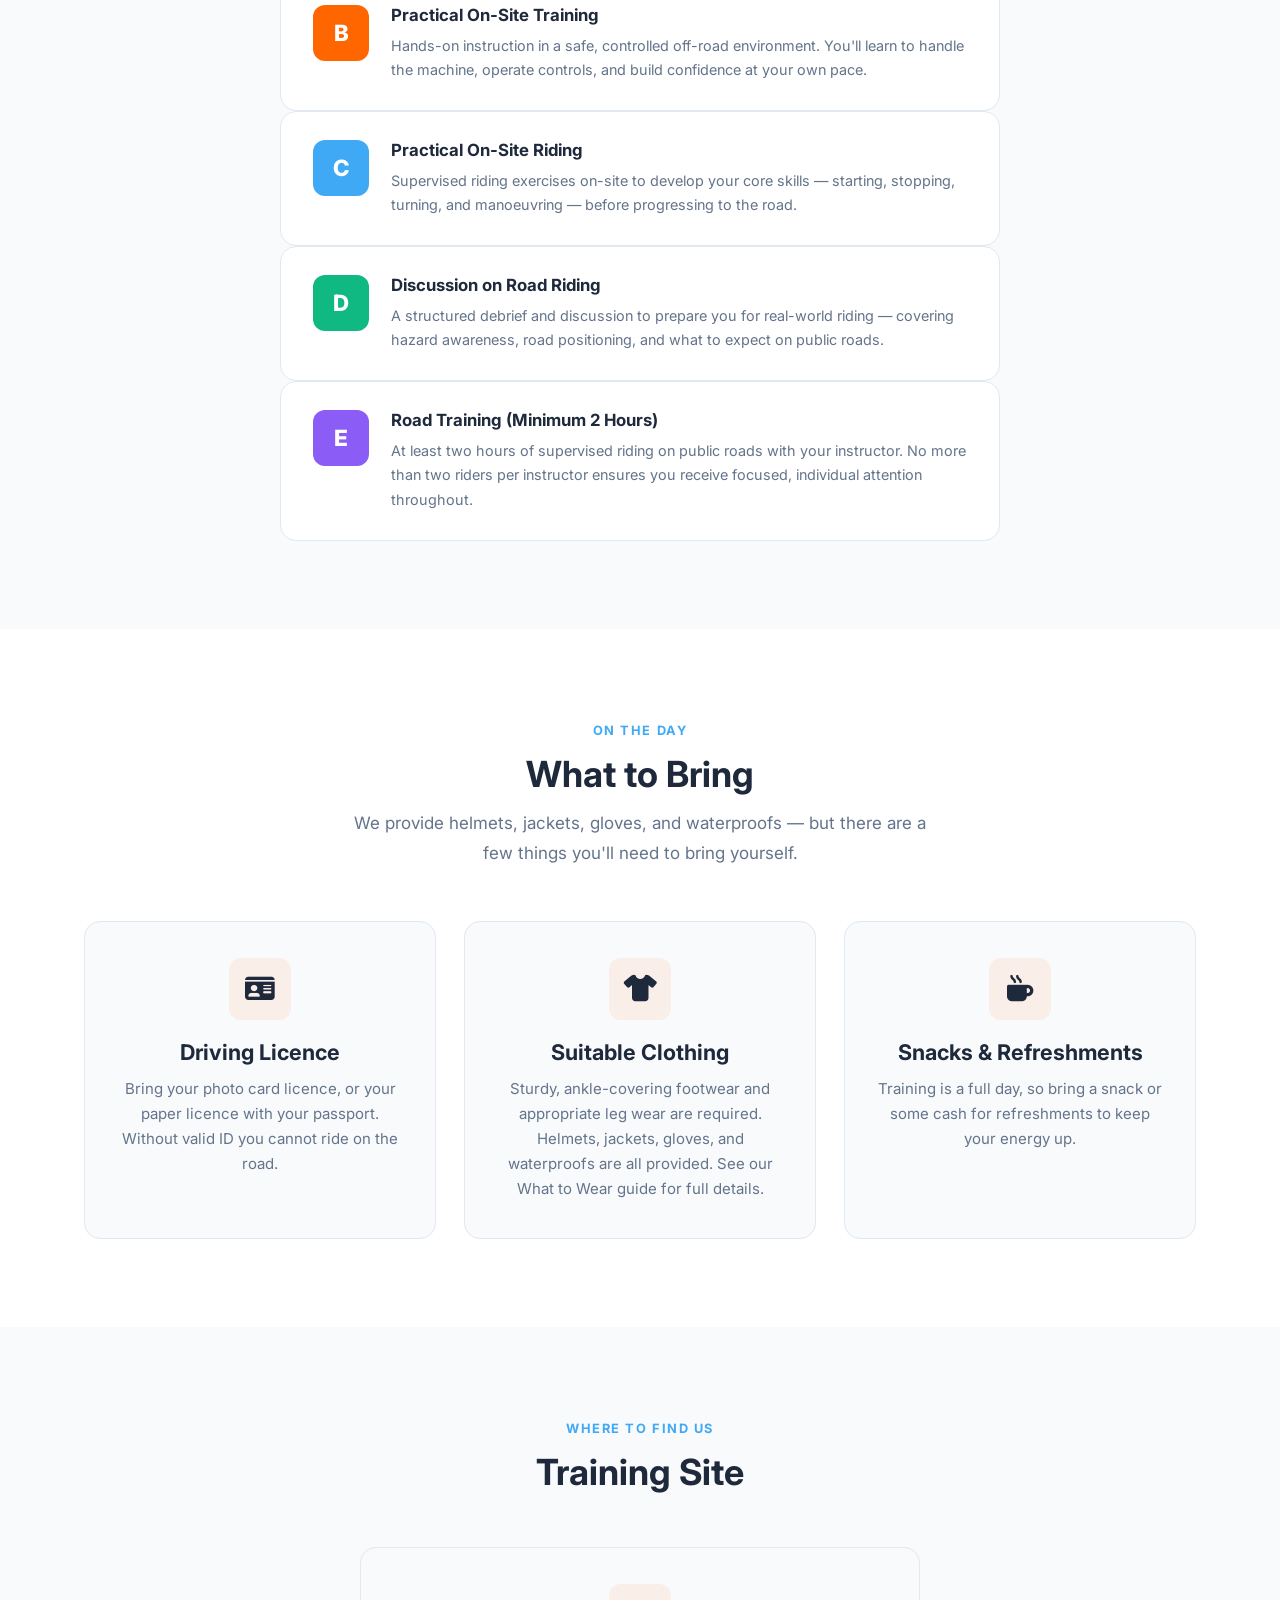
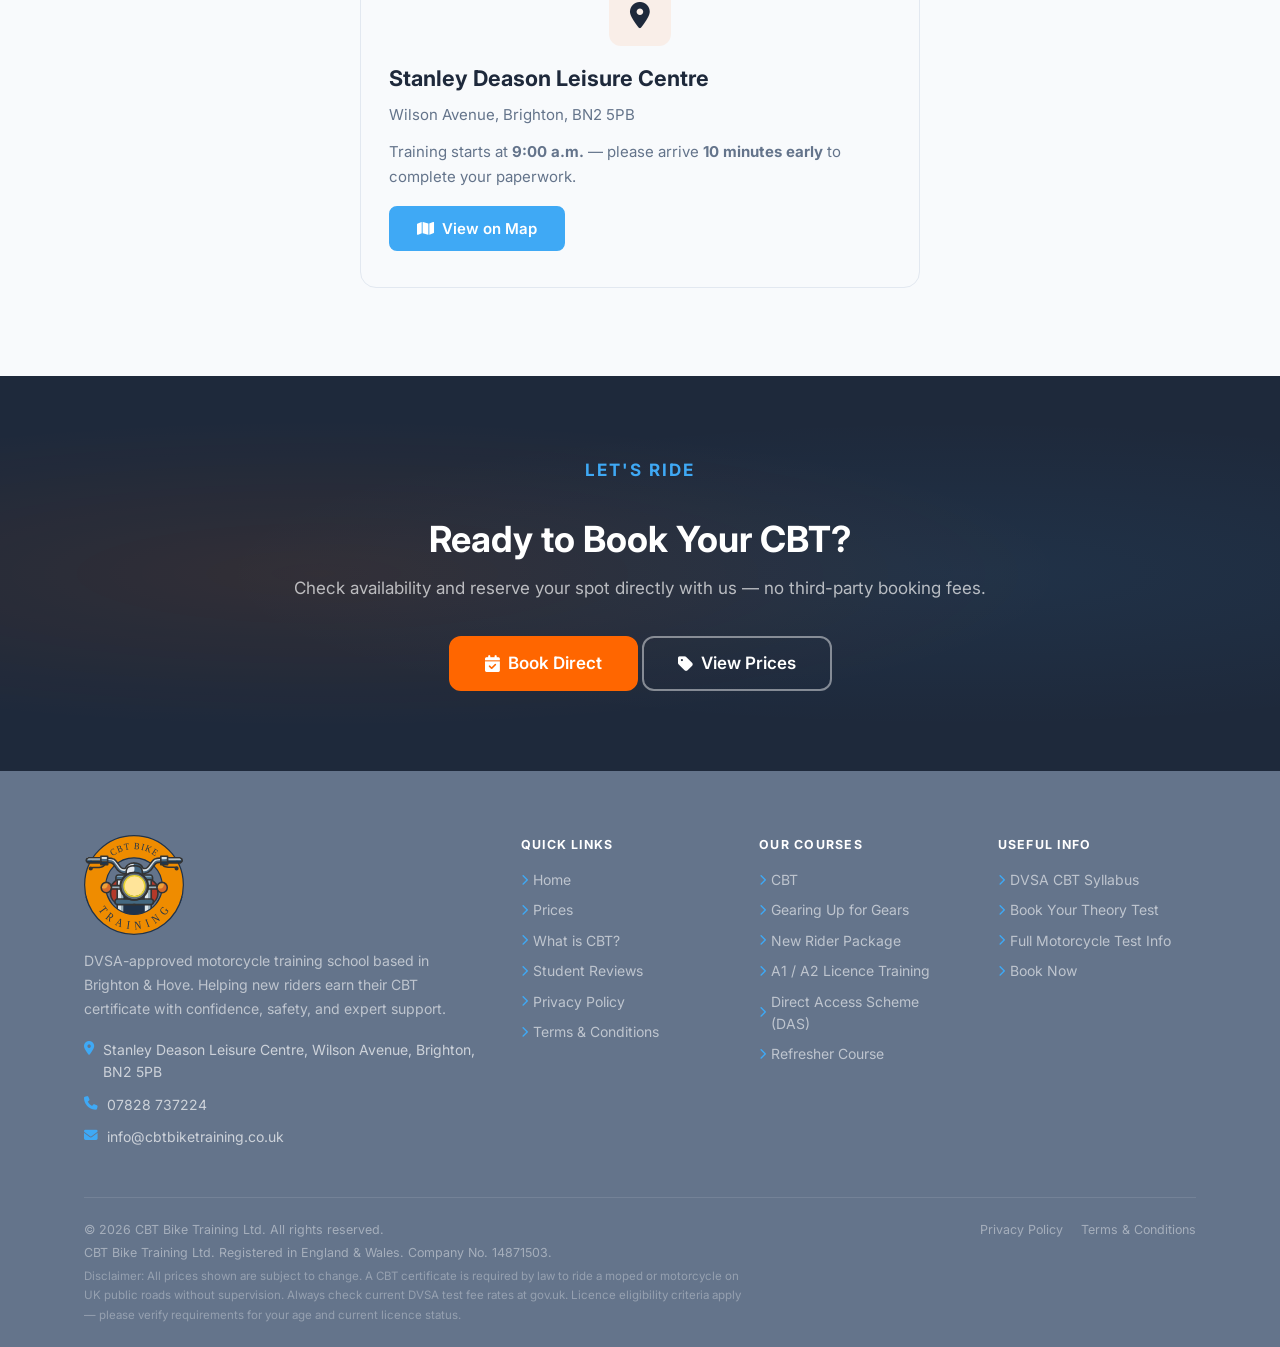
<file: courses/cbt/index.html>
﻿<!DOCTYPE html>
<html lang="en">
<head>
  <meta charset="UTF-8" />
  <meta name="viewport" content="width=device-width, initial-scale=1.0" />
  <meta name="description" content="Start your Compulsory Basic Training (CBT) Brighton course with DVSA-approved instructors. Book your Brighton and Hove training day and ride with confidence." />
  <meta name="keywords" content="CBT Brighton, Compulsory Basic Training Brighton, motorcycle CBT Sussex, learn to ride Brighton" />
  <meta property="og:title" content="Compulsory Basic Training (CBT) Brighton | CBT Bike Training Brighton" />
  <meta property="og:description" content="Book your Compulsory Basic Training (CBT) Brighton course and train with local instructors in Brighton and Hove." />
  <meta property="og:type" content="website" />
  <meta property="og:url" content="https://www.cbtbiketraining.co.uk/courses/cbt/" />
  <title>Compulsory Basic Training (CBT) Brighton | CBT Bike Training Brighton</title>
  <link rel="canonical" href="https://www.cbtbiketraining.co.uk/courses/cbt/" />
  <script type="application/ld+json">
    {
      "@context": "https://schema.org",
      "@graph": [
        {
          "@type": "Course",
          "name": "Compulsory Basic Training (CBT) Brighton",
          "description": "DVSA-approved one-day CBT training course in Brighton and Hove for new and returning riders.",
          "provider": {
            "@type": "Organization",
            "name": "CBT Bike Training Ltd",
            "url": "https://www.cbtbiketraining.co.uk/"
          },
          "courseMode": "InPerson",
          "url": "https://www.cbtbiketraining.co.uk/courses/cbt/"
        },
        {
          "@type": "BreadcrumbList",
          "itemListElement": [
            {"@type": "ListItem", "position": 1, "name": "Home", "item": "https://www.cbtbiketraining.co.uk/"},
            {"@type": "ListItem", "position": 2, "name": "Courses", "item": "https://www.cbtbiketraining.co.uk/courses/"},
            {"@type": "ListItem", "position": 3, "name": "Compulsory Basic Training (CBT) Brighton", "item": "https://www.cbtbiketraining.co.uk/courses/cbt/"}
          ]
        }
      ]
    }
  </script>
  <link rel="icon" href="../../public/images/logos/cbt-bike-training-logo-simple.svg" type="image/svg+xml" />
  <link rel="preconnect" href="https://fonts.googleapis.com" />
  <link rel="preconnect" href="https://fonts.gstatic.com" crossorigin />
  <link href="https://fonts.googleapis.com/css2?family=Inter:wght@400;500;600;700;800&display=swap" rel="stylesheet" />
  <link rel="stylesheet" href="https://cdnjs.cloudflare.com/ajax/libs/font-awesome/6.5.1/css/all.min.css" crossorigin="anonymous" />
  <link rel="stylesheet" href="../../css/styles.css" />
</head>
<body>

  <!-- ═══════════ NAVIGATION ═══════════ -->
  <header>
    <nav class="navbar" id="navbar" aria-label="Main navigation">
      <div class="container">
        <div class="navbar-inner">

          <a href="../../" class="navbar-logo" aria-label="CBT Bike Training — Home">
            <div class="logo-badge" aria-hidden="true">
              <img src="../../public/images/logos/cbt-bike-training-logo-simple.svg" alt="" />
            </div>
            <span class="logo-name">CBT Bike <span>Training</span></span>
          </a>

          <ul class="navbar-nav" role="list">
            <li><a href="../../">Home</a></li>
            <li class="nav-dropdown">
              <button class="nav-dropdown-toggle" aria-expanded="false" aria-haspopup="true">Courses <i class="fa-solid fa-chevron-down" aria-hidden="true"></i></button>
              <ul class="nav-dropdown-menu" role="list">
                <li><a href="../../courses/cbt">CBT</a></li>
                <li><a href="../../courses/new-rider">New Rider</a></li>
                <li><a href="../../courses/advanced-riding">Advanced Riding</a></li>
                <li><a href="../../courses/bespoke-refresher">Bespoke &amp; Refresher</a></li>
                <li><a href="../../courses/full-licence">Full Licence</a></li>
              </ul>
            </li>
            <li><a href="../../what-to-wear">What to Wear</a></li>
            <li><a href="../../prices">Prices</a></li>
            <li><a href="../../contact">Contact</a></li>
          </ul>

          <div class="navbar-right">
            <a href="tel:07828737224" class="navbar-phone" aria-label="Call us on 07828 737224">
              <i class="fa-solid fa-phone" aria-hidden="true"></i> 07828 737224
            </a>
            <a href="../../book" class="btn btn-primary">
              <i class="fa-solid fa-calendar-check" aria-hidden="true"></i> Book Direct
            </a>
          </div>

          <button class="hamburger" id="hamburger" aria-expanded="false" aria-controls="mobile-menu" aria-label="Toggle navigation">
            <span></span><span></span><span></span>
          </button>

        </div>
      </div>
    </nav>

    <nav class="mobile-menu" id="mobile-menu" aria-label="Mobile navigation">
      <a href="../../">Home</a>
      <span class="mobile-menu-heading">Courses</span>
      <a href="../../courses/cbt" class="mobile-menu-sub">CBT</a>
      <a href="../../courses/new-rider" class="mobile-menu-sub">New Rider</a>
      <a href="../../courses/advanced-riding" class="mobile-menu-sub">Advanced Riding</a>
      <a href="../../courses/bespoke-refresher" class="mobile-menu-sub">Bespoke &amp; Refresher</a>
      <a href="../../courses/full-licence" class="mobile-menu-sub">Full Licence</a>
      <a href="../../what-to-wear">What to Wear</a>
      <a href="../../prices">Prices</a>
      <a href="../../contact">Contact</a>
      <a href="tel:07828737224"><i class="fa-solid fa-phone" aria-hidden="true"></i> 07828 737224</a>
      <a href="../../book" class="btn btn-primary">
        <i class="fa-solid fa-calendar-check" aria-hidden="true"></i> Book Direct
      </a>
    </nav>
  </header>

  <main>

    <!-- ═══════════ PAGE HERO ═══════════ -->
    <section class="page-hero" aria-labelledby="page-heading">
      <div class="container">
        <div class="page-hero-content">
          <nav class="breadcrumb" aria-label="Breadcrumb">
            <a href="../../">Home</a>
            <i class="fa-solid fa-chevron-right" aria-hidden="true"></i>
            <span>Courses</span>
            <i class="fa-solid fa-chevron-right" aria-hidden="true"></i>
            <span aria-current="page">CBT</span>
          </nav>
          <p class="eyebrow">Courses</p>
          <h1 id="page-heading">Compulsory Basic Training (CBT) Brighton</h1>
          <p class="lead">The essential first step for every new motorcycle or moped rider, completed in a single day at our Brighton and Hove training site serving riders across Sussex.</p>
        </div>
      </div>
    </section>

    <!-- ═══════════ WHAT IS CBT ═══════════ -->
    <section class="section section--white" aria-labelledby="about-heading">
      <div class="container">
        <div class="section-header">
          <p class="eyebrow">About the Course</p>
          <h2 id="about-heading">Who Is CBT For?</h2>
          <p class="lead">CBT is designed for individuals aged 16 and over — whether you're a complete beginner or looking to ride a 125cc motorcycle or scooter on UK roads.</p>
        </div>

        <div class="book-direct-grid">
          <div class="bd-card fade-up">
            <div class="bd-icon" aria-hidden="true"><i class="fa-solid fa-certificate"></i></div>
            <h3>Valid for 2 Years</h3>
            <p>Your CBT certificate is valid for two years from the date of completion. It can be renewed while still in date or on the date of expiry — if it lapses, you'll need to retake the full course.</p>
          </div>
          <div class="bd-card fade-up">
            <div class="bd-icon" aria-hidden="true"><i class="fa-solid fa-motorcycle"></i></div>
            <h3>What You Can Ride</h3>
            <p>A CBT certificate allows you to ride a 50cc scooter from age 16, or a 125cc motorcycle from age 17. You must still display L-plates and are not permitted to use motorways or carry a passenger.</p>
          </div>
          <div class="bd-card fade-up">
            <div class="bd-icon" aria-hidden="true"><i class="fa-solid fa-road"></i></div>
            <h3>Pathway to Full Licence</h3>
            <p>Completing CBT is a prerequisite for obtaining a full motorcycle licence. Our training gives you a strong foundation whether you stop at CBT or continue on to a full licence.</p>
          </div>
        </div>
      </div>
    </section>

    <!-- ═══════════ COURSE ELEMENTS ═══════════ -->
    <section class="section section--bg" aria-labelledby="elements-heading">
      <div class="container">
        <div class="section-header">
          <p class="eyebrow">The Course</p>
          <h2 id="elements-heading">What the CBT Covers</h2>
          <p class="lead">Training runs from 9 a.m. (please arrive 10 minutes early to complete paperwork) and is normally completed in one day.</p>
        </div>

        <div style="max-width: 720px; margin: 0 auto;">

          <div class="cbt-card fade-up">
            <div class="cbt-letter a" aria-hidden="true">A</div>
            <div class="cbt-body">
              <h3>Introductory Talk</h3>
              <p>An on-site introduction covering the training plan, safety requirements, and what to expect from the day — setting you up for success before you get on the bike.</p>
            </div>
          </div>

          <div class="cbt-card fade-up">
            <div class="cbt-letter b" aria-hidden="true">B</div>
            <div class="cbt-body">
              <h3>Practical On-Site Training</h3>
              <p>Hands-on instruction in a safe, controlled off-road environment. You'll learn to handle the machine, operate controls, and build confidence at your own pace.</p>
            </div>
          </div>

          <div class="cbt-card fade-up">
            <div class="cbt-letter c" aria-hidden="true">C</div>
            <div class="cbt-body">
              <h3>Practical On-Site Riding</h3>
              <p>Supervised riding exercises on-site to develop your core skills — starting, stopping, turning, and manoeuvring — before progressing to the road.</p>
            </div>
          </div>

          <div class="cbt-card fade-up">
            <div class="cbt-letter d" aria-hidden="true">D</div>
            <div class="cbt-body">
              <h3>Discussion on Road Riding</h3>
              <p>A structured debrief and discussion to prepare you for real-world riding — covering hazard awareness, road positioning, and what to expect on public roads.</p>
            </div>
          </div>

          <div class="cbt-card fade-up">
            <div class="cbt-letter e" aria-hidden="true">E</div>
            <div class="cbt-body">
              <h3>Road Training (Minimum 2 Hours)</h3>
              <p>At least two hours of supervised riding on public roads with your instructor. No more than two riders per instructor ensures you receive focused, individual attention throughout.</p>
            </div>
          </div>

        </div>
      </div>
    </section>

    <!-- ═══════════ WHAT TO BRING ═══════════ -->
    <section class="section section--white" aria-labelledby="bring-heading">
      <div class="container">
        <div class="section-header">
          <p class="eyebrow">On the Day</p>
          <h2 id="bring-heading">What to Bring</h2>
          <p class="lead">We provide helmets, jackets, gloves, and waterproofs — but there are a few things you'll need to bring yourself.</p>
        </div>

        <div class="book-direct-grid">
          <div class="bd-card fade-up">
            <div class="bd-icon" aria-hidden="true"><i class="fa-solid fa-id-card"></i></div>
            <h3>Driving Licence</h3>
            <p>Bring your photo card licence, or your paper licence with your passport. Without valid ID you cannot ride on the road.</p>
          </div>
          <div class="bd-card fade-up">
            <div class="bd-icon" aria-hidden="true"><i class="fa-solid fa-shirt"></i></div>
            <h3>Suitable Clothing</h3>
            <p>Sturdy, ankle-covering footwear and appropriate leg wear are required. Helmets, jackets, gloves, and waterproofs are all provided. See our <a href="../../what-to-wear">What to Wear guide</a> for full details.</p>
          </div>
          <div class="bd-card fade-up">
            <div class="bd-icon" aria-hidden="true"><i class="fa-solid fa-mug-hot"></i></div>
            <h3>Snacks &amp; Refreshments</h3>
            <p>Training is a full day, so bring a snack or some cash for refreshments to keep your energy up.</p>
          </div>
        </div>
      </div>
    </section>

    <!-- ═══════════ TRAINING LOCATION ═══════════ -->
    <section class="section section--bg" aria-labelledby="location-heading">
      <div class="container">
        <div class="section-header">
          <p class="eyebrow">Where to Find Us</p>
          <h2 id="location-heading">Training Site</h2>
        </div>
        <div style="max-width: 560px; margin: 0 auto; text-align: center;">
          <div class="bd-card fade-up" style="text-align: left;">
            <div class="bd-icon" aria-hidden="true"><i class="fa-solid fa-location-dot"></i></div>
            <h3>Stanley Deason Leisure Centre</h3>
            <p>Wilson Avenue, Brighton, BN2 5PB</p>
            <p style="margin-top: 0.75rem; color: var(--slate);">Training starts at <strong>9:00 a.m.</strong> — please arrive <strong>10 minutes early</strong> to complete your paperwork.</p>
            <a href="https://maps.google.com/?q=Stanley+Deason+Leisure+Centre+Brighton+BN2+5PB" class="btn btn-secondary" target="_blank" rel="noopener noreferrer" style="margin-top: 1rem;">
              <i class="fa-solid fa-map" aria-hidden="true"></i> View on Map
            </a>
          </div>
        </div>
      </div>
    </section>

    <!-- ═══════════ CTA BANNER ═══════════ -->
    <section class="cta-banner" aria-labelledby="cta-heading">
      <div class="container">
        <p class="eyebrow" style="color: var(--blue);">Let's Ride</p>
        <h2 id="cta-heading">Ready to Book Your CBT?</h2>
        <p class="lead">Check availability and reserve your spot directly with us — no third-party booking fees.</p>
        <div class="cta-actions">
          <a href="../../book" class="btn btn-primary btn-lg">
            <i class="fa-solid fa-calendar-check" aria-hidden="true"></i> Book Direct
          </a>
          <a href="../../prices" class="btn btn-ghost btn-lg">
            <i class="fa-solid fa-tag" aria-hidden="true"></i> View Prices
          </a>
        </div>
      </div>
    </section>

  </main>

  <!-- ═══════════ FOOTER ═══════════ -->
  <footer class="footer" role="contentinfo">
    <div class="container">
      <div class="footer-grid">

        <div class="footer-brand">
     <div class="f-logo" aria-label="CBT Bike Training">
            <img src="../../public/images/logos/cbt-bike-training-logo.svg" alt="CBT Bike Training logo" />
          </div>
          <p class="f-desc">
            DVSA-approved motorcycle training school based in Brighton &amp; Hove.
            Helping new riders earn their CBT certificate with confidence, safety, and expert support.
          </p>
          <div class="f-contact">
            <div class="f-contact-item">
              <i class="fa-solid fa-location-dot" aria-hidden="true"></i>
              <span>Stanley Deason Leisure Centre, Wilson Avenue, Brighton, BN2 5PB</span>
            </div>
            <div class="f-contact-item">
              <i class="fa-solid fa-phone" aria-hidden="true"></i>
              <a href="tel:07828737224">07828 737224</a>
            </div>
            <div class="f-contact-item">
              <i class="fa-solid fa-envelope" aria-hidden="true"></i>
              <a href="mailto:info@cbtbiketraining.co.uk">info@cbtbiketraining.co.uk</a>
            </div>
          </div>
        </div>

        <div class="footer-col">
          <h4>Quick Links</h4>
          <nav class="footer-links" aria-label="Footer quick links">
            <a href="../../"><i class="fa-solid fa-chevron-right" aria-hidden="true"></i> Home</a>
            <a href="../../prices"><i class="fa-solid fa-chevron-right" aria-hidden="true"></i> Prices</a>
            <a href="../../#what-is-cbt"><i class="fa-solid fa-chevron-right" aria-hidden="true"></i> What is CBT?</a>
            <a href="../../#testimonials"><i class="fa-solid fa-chevron-right" aria-hidden="true"></i> Student Reviews</a>
            <a href="../../privacy-policy"><i class="fa-solid fa-chevron-right" aria-hidden="true"></i> Privacy Policy</a>
            <a href="../../terms-and-conditions"><i class="fa-solid fa-chevron-right" aria-hidden="true"></i> Terms &amp; Conditions</a>
          </nav>
        </div>

        <div class="footer-col">
          <h4>Our Courses</h4>
          <nav class="footer-links" aria-label="Footer courses links">
            <a href="../../prices"><i class="fa-solid fa-chevron-right" aria-hidden="true"></i> CBT</a>
            <a href="../../prices"><i class="fa-solid fa-chevron-right" aria-hidden="true"></i> Gearing Up for Gears</a>
            <a href="../../prices"><i class="fa-solid fa-chevron-right" aria-hidden="true"></i> New Rider Package</a>
            <a href="../../prices"><i class="fa-solid fa-chevron-right" aria-hidden="true"></i> A1 / A2 Licence Training</a>
            <a href="../../prices"><i class="fa-solid fa-chevron-right" aria-hidden="true"></i> Direct Access Scheme (DAS)</a>
            <a href="../../prices"><i class="fa-solid fa-chevron-right" aria-hidden="true"></i> Refresher Course</a>
          </nav>
        </div>

        <div class="footer-col">
          <h4>Useful Info</h4>
          <nav class="footer-links" aria-label="Footer useful info links">
            <a href="https://www.gov.uk/compulsory-basic-training-cbt-syllabus" target="_blank" rel="noopener noreferrer">
              <i class="fa-solid fa-chevron-right" aria-hidden="true"></i> DVSA CBT Syllabus
            </a>
            <a href="https://www.gov.uk/book-theory-test" target="_blank" rel="noopener noreferrer">
              <i class="fa-solid fa-chevron-right" aria-hidden="true"></i> Book Your Theory Test
            </a>
            <a href="https://www.gov.uk/motorcycle-test" target="_blank" rel="noopener noreferrer">
              <i class="fa-solid fa-chevron-right" aria-hidden="true"></i> Full Motorcycle Test Info
            </a>
            <a href="../../book"><i class="fa-solid fa-chevron-right" aria-hidden="true"></i> Book Now</a>
          </nav>
        </div>

      </div>

      <div class="footer-bottom">
        <div class="footer-bottom-left">
          <p>&copy; <span id="current-year"></span> CBT Bike Training Ltd. All rights reserved.</p>
          <p>CBT Bike Training Ltd. Registered in England &amp; Wales. Company No. 14871503.</p>
          <p class="footer-disclaimer">
            Disclaimer: All prices shown are subject to change. A CBT certificate is required by law to ride a moped or
            motorcycle on UK public roads without supervision. Always check current DVSA test fee rates at gov.uk.
            Licence eligibility criteria apply — please verify requirements for your age and current licence status.
          </p>
        </div>
        <div class="footer-bottom-right">
          <a href="../../privacy-policy">Privacy Policy</a>
          <a href="../../terms-and-conditions">Terms &amp; Conditions</a>
        </div>
      </div>

    </div>
  </footer>

  <script src="/js/main.js" defer></script>
</body>
</html>
</file>
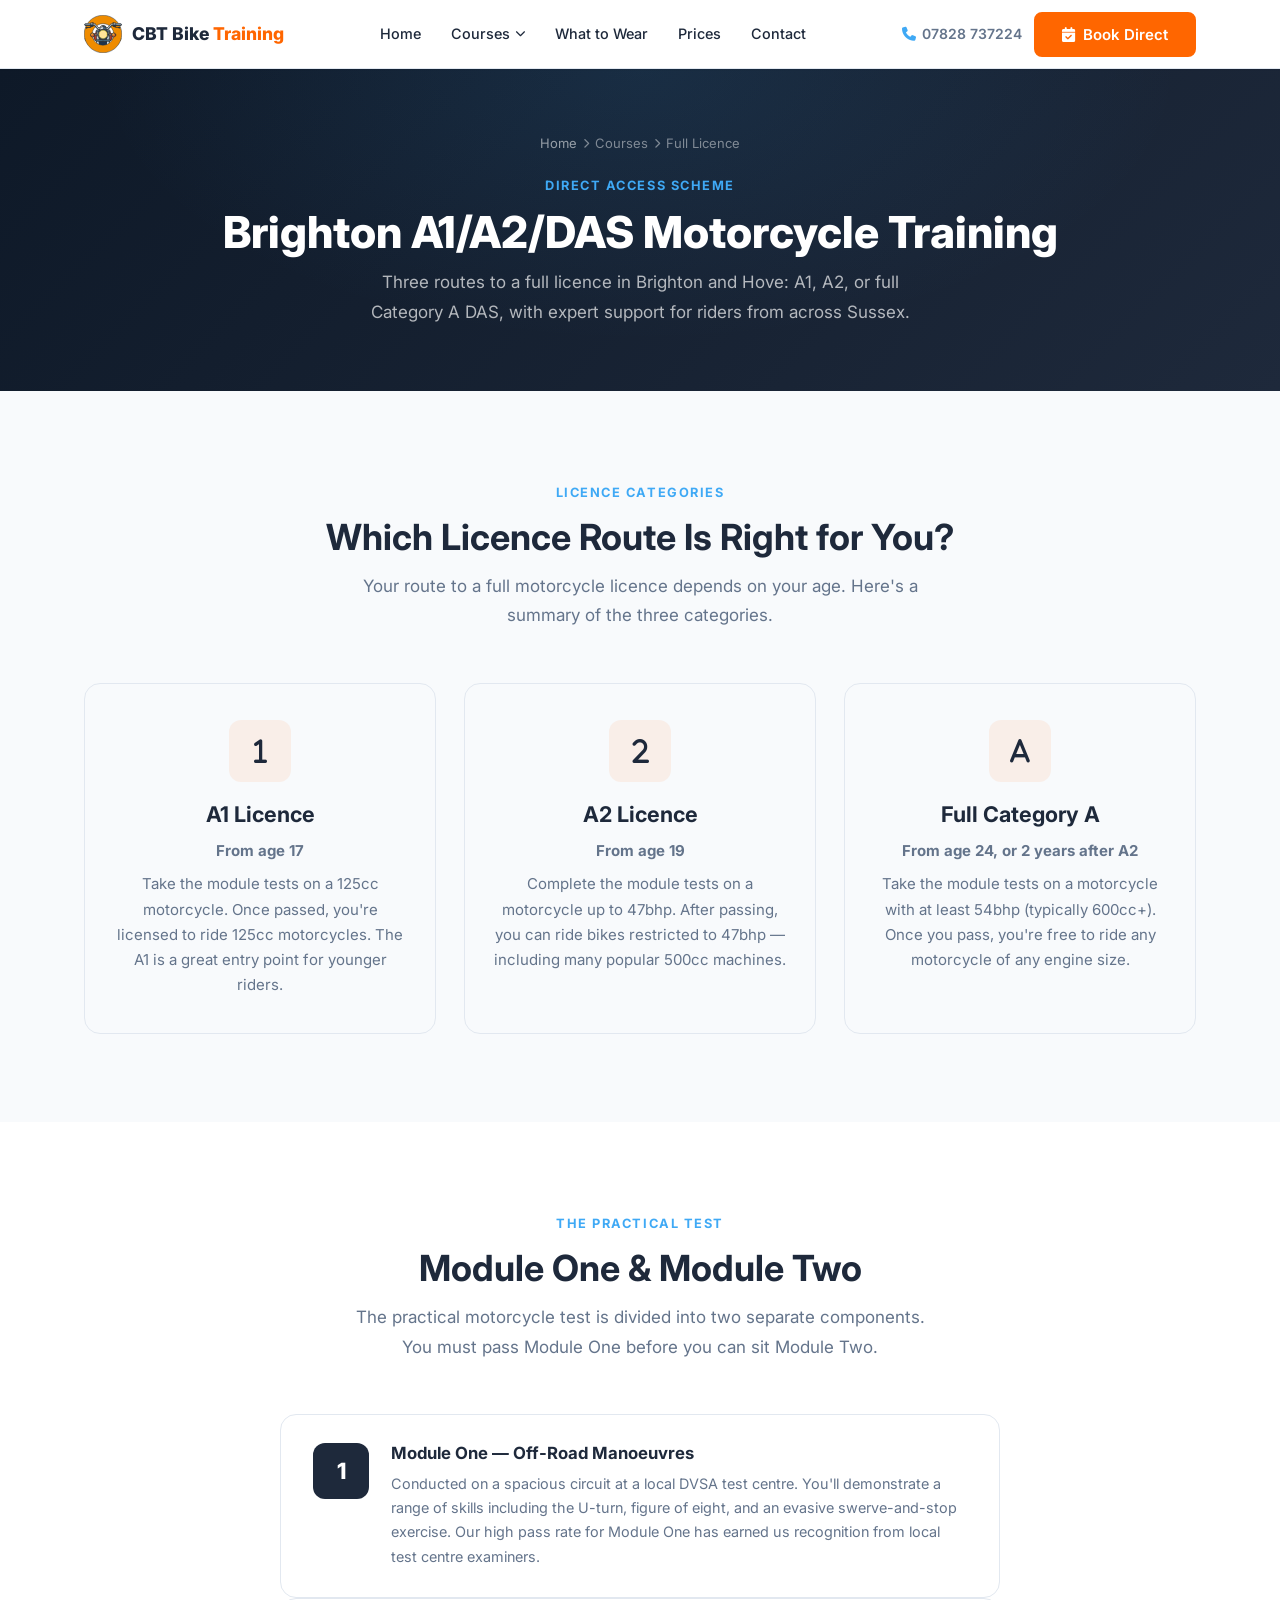
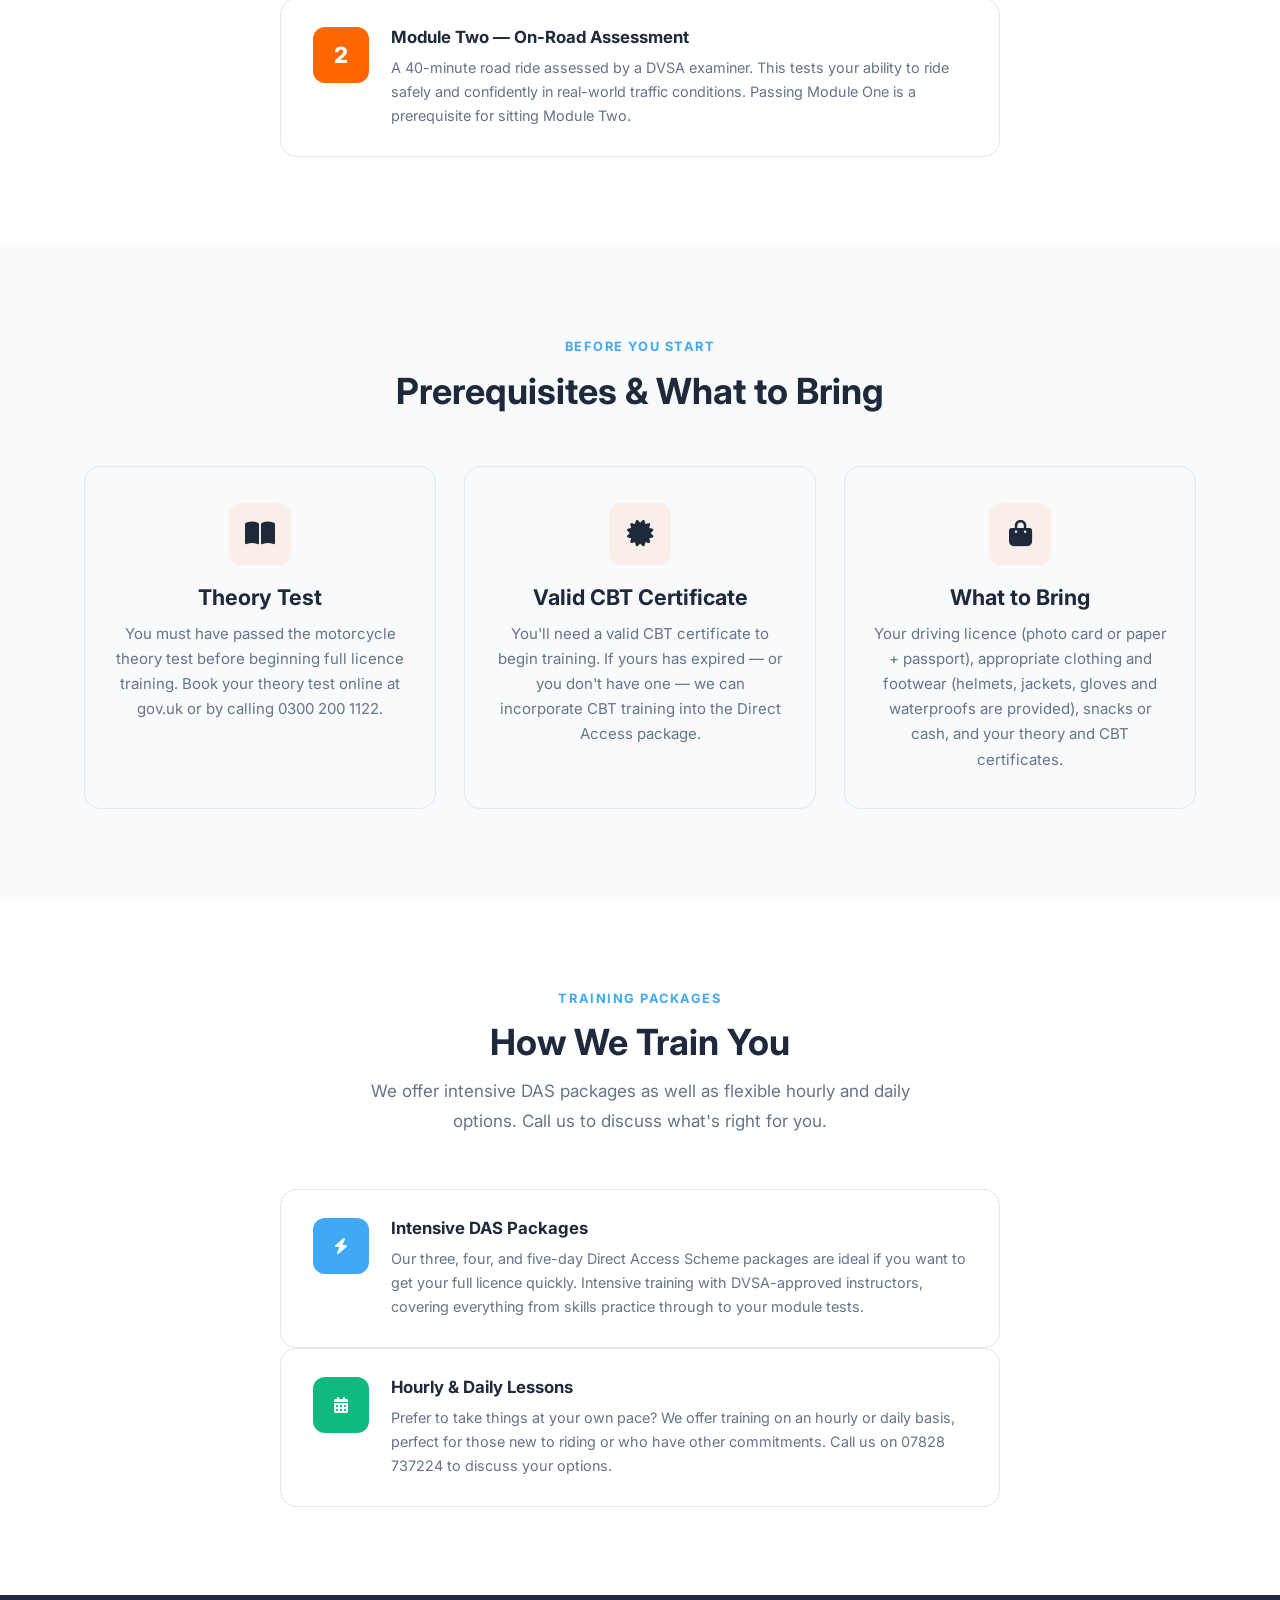
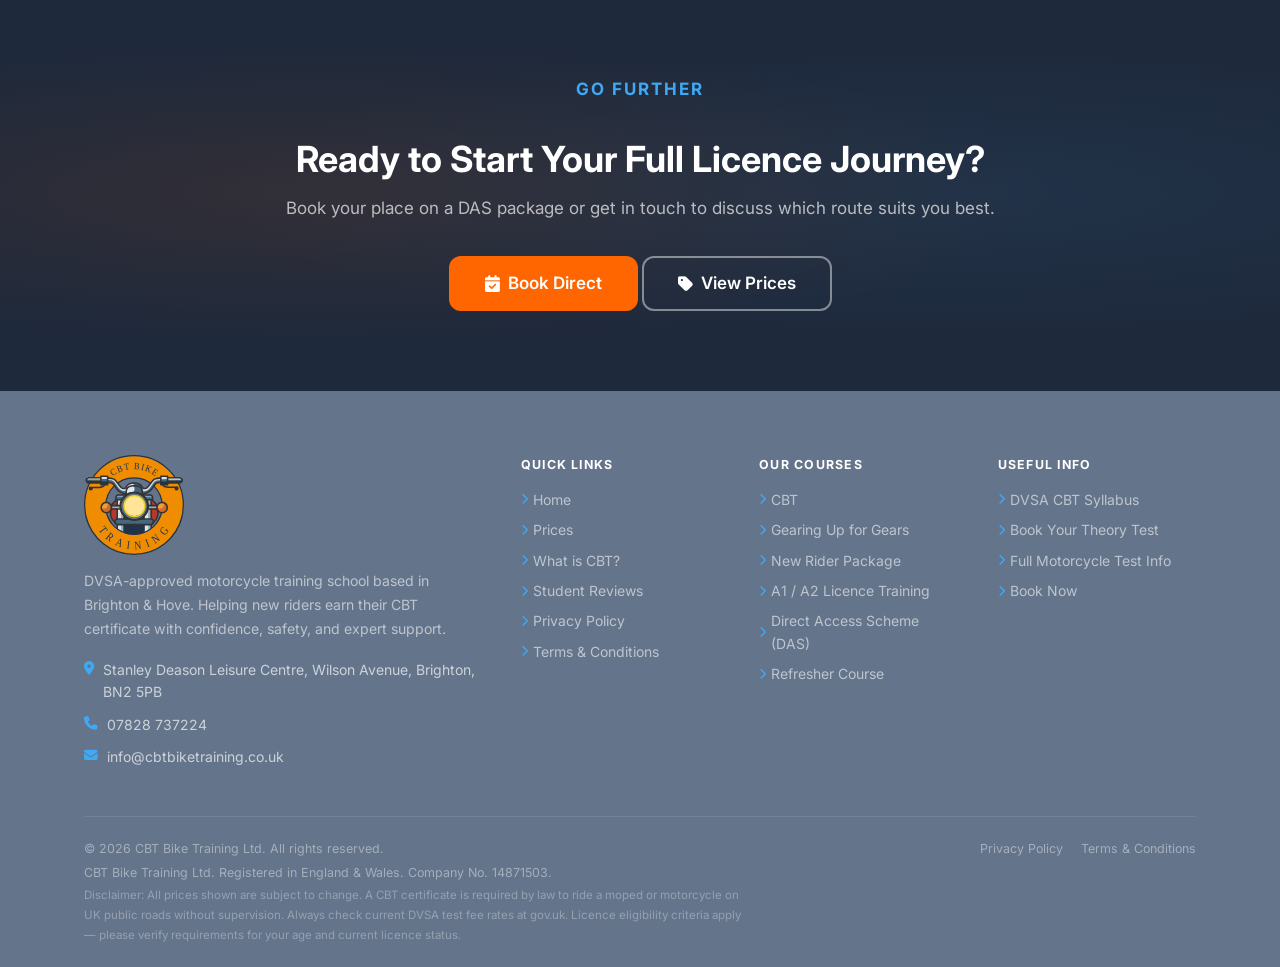
<file: courses/full-licence/index.html>
﻿<!DOCTYPE html>
<html lang="en">
<head>
  <meta charset="UTF-8" />
  <meta name="viewport" content="width=device-width, initial-scale=1.0" />
  <meta name="description" content="Take Brighton A1/A2/DAS motorcycle training with DVSA-approved instructors. Book your full licence course in Brighton and Hove and progress safely." />
  <meta name="keywords" content="full motorcycle licence Brighton, DAS Brighton, Direct Access Scheme Sussex, A2 licence Brighton, motorcycle test training Brighton" />
  <meta property="og:title" content="Brighton A1/A2/DAS Motorcycle Training | CBT Bike Training Brighton" />
  <meta property="og:description" content="Book Brighton A1, A2, and DAS motorcycle training with expert local instructors and flexible full licence packages." />
  <meta property="og:type" content="website" />
  <meta property="og:url" content="https://www.cbtbiketraining.co.uk/courses/full-licence/" />
  <title>Brighton A1/A2/DAS Motorcycle Training | CBT Bike Training Brighton</title>
  <link rel="canonical" href="https://www.cbtbiketraining.co.uk/courses/full-licence/" />
  <script type="application/ld+json">
    {
      "@context": "https://schema.org",
      "@graph": [
        {
          "@type": "Course",
          "name": "Brighton A1/A2/DAS Motorcycle Training",
          "description": "Motorcycle licence training in Brighton and Hove for A1, A2, and Direct Access Scheme routes.",
          "provider": {
            "@type": "Organization",
            "name": "CBT Bike Training Ltd",
            "url": "https://www.cbtbiketraining.co.uk/"
          },
          "courseMode": "InPerson",
          "url": "https://www.cbtbiketraining.co.uk/courses/full-licence/"
        },
        {
          "@type": "BreadcrumbList",
          "itemListElement": [
            {"@type": "ListItem", "position": 1, "name": "Home", "item": "https://www.cbtbiketraining.co.uk/"},
            {"@type": "ListItem", "position": 2, "name": "Courses", "item": "https://www.cbtbiketraining.co.uk/courses/"},
            {"@type": "ListItem", "position": 3, "name": "Brighton A1/A2/DAS Motorcycle Training", "item": "https://www.cbtbiketraining.co.uk/courses/full-licence/"}
          ]
        }
      ]
    }
  </script>
  <link rel="icon" href="../public/images/logos/cbt-bike-training-logo-simple.svg" type="image/svg+xml" />
  <link rel="preconnect" href="https://fonts.googleapis.com" />
  <link rel="preconnect" href="https://fonts.gstatic.com" crossorigin />
  <link href="https://fonts.googleapis.com/css2?family=Inter:wght@400;500;600;700;800&display=swap" rel="stylesheet" />
  <link rel="stylesheet" href="https://cdnjs.cloudflare.com/ajax/libs/font-awesome/6.5.1/css/all.min.css" crossorigin="anonymous" />
  <link rel="stylesheet" href="../../css/styles.css" />
</head>
<body>

  <!-- ═══════════ NAVIGATION ═══════════ -->
  <header>
    <nav class="navbar" id="navbar" aria-label="Main navigation">
      <div class="container">
        <div class="navbar-inner">

          <a href="../../" class="navbar-logo" aria-label="CBT Bike Training — Home">
            <div class="logo-badge" aria-hidden="true">
              <img src="../../public/images/logos/cbt-bike-training-logo-simple.svg" alt="" />
            </div>
            <span class="logo-name">CBT Bike <span>Training</span></span>
          </a>

          <ul class="navbar-nav" role="list">
            <li><a href="../../">Home</a></li>
            <li class="nav-dropdown">
              <button class="nav-dropdown-toggle" aria-expanded="false" aria-haspopup="true">Courses <i class="fa-solid fa-chevron-down" aria-hidden="true"></i></button>
              <ul class="nav-dropdown-menu" role="list">
                <li><a href="../../courses/cbt">CBT</a></li>
                <li><a href="../../courses/new-rider">New Rider</a></li>
                <li><a href="../../courses/advanced-riding">Advanced Riding</a></li>
                <li><a href="../../courses/bespoke-refresher">Bespoke &amp; Refresher</a></li>
                <li><a href="../../courses/full-licence">Full Licence</a></li>
              </ul>
            </li>
            <li><a href="../../what-to-wear">What to Wear</a></li>
            <li><a href="../../prices">Prices</a></li>
            <li><a href="../../contact">Contact</a></li>
          </ul>

          <div class="navbar-right">
            <a href="tel:07828737224" class="navbar-phone" aria-label="Call us on 07828 737224">
              <i class="fa-solid fa-phone" aria-hidden="true"></i> 07828 737224
            </a>
            <a href="../../book" class="btn btn-primary">
              <i class="fa-solid fa-calendar-check" aria-hidden="true"></i> Book Direct
            </a>
          </div>

          <button class="hamburger" id="hamburger" aria-expanded="false" aria-controls="mobile-menu" aria-label="Toggle navigation">
            <span></span><span></span><span></span>
          </button>

        </div>
      </div>
    </nav>

    <nav class="mobile-menu" id="mobile-menu" aria-label="Mobile navigation">
      <a href="../../">Home</a>
      <span class="mobile-menu-heading">Courses</span>
      <a href="../../courses/cbt" class="mobile-menu-sub">CBT</a>
      <a href="../../courses/new-rider" class="mobile-menu-sub">New Rider</a>
      <a href="../../courses/advanced-riding" class="mobile-menu-sub">Advanced Riding</a>
      <a href="../../courses/bespoke-refresher" class="mobile-menu-sub">Bespoke &amp; Refresher</a>
      <a href="../../courses/full-licence" class="mobile-menu-sub">Full Licence</a>
      <a href="../../what-to-wear">What to Wear</a>
      <a href="../../prices">Prices</a>
      <a href="../../contact">Contact</a>
      <a href="tel:07828737224"><i class="fa-solid fa-phone" aria-hidden="true"></i> 07828 737224</a>
      <a href="../../book" class="btn btn-primary">
        <i class="fa-solid fa-calendar-check" aria-hidden="true"></i> Book Direct
      </a>
    </nav>
  </header>

  <main>

    <!-- ═══════════ PAGE HERO ═══════════ -->
    <section class="page-hero" aria-labelledby="page-heading">
      <div class="container">
        <div class="page-hero-content">
          <nav class="breadcrumb" aria-label="Breadcrumb">
            <a href="../../">Home</a>
            <i class="fa-solid fa-chevron-right" aria-hidden="true"></i>
            <span>Courses</span>
            <i class="fa-solid fa-chevron-right" aria-hidden="true"></i>
            <span aria-current="page">Full Licence</span>
          </nav>
          <p class="eyebrow">Direct Access Scheme</p>
          <h1 id="page-heading">Brighton A1/A2/DAS Motorcycle Training</h1>
          <p class="lead">Three routes to a full licence in Brighton and Hove: A1, A2, or full Category A DAS, with expert support for riders from across Sussex.</p>
        </div>
      </div>
    </section>

    <!-- ═══════════ LICENCE ROUTES ═══════════ -->
    <section class="section section--bg" aria-labelledby="routes-heading">
      <div class="container">
        <div class="section-header">
          <p class="eyebrow">Licence Categories</p>
          <h2 id="routes-heading">Which Licence Route Is Right for You?</h2>
          <p class="lead">Your route to a full motorcycle licence depends on your age. Here's a summary of the three categories.</p>
        </div>

        <div class="book-direct-grid">

          <div class="bd-card fade-up">
            <div class="bd-icon" aria-hidden="true"><i class="fa-solid fa-1"></i></div>
            <h3>A1 Licence</h3>
            <p style="margin-bottom: 0.5rem;"><strong>From age 17</strong></p>
            <p>Take the module tests on a 125cc motorcycle. Once passed, you're licensed to ride 125cc motorcycles. The A1 is a great entry point for younger riders.</p>
          </div>

          <div class="bd-card fade-up">
            <div class="bd-icon" aria-hidden="true"><i class="fa-solid fa-2"></i></div>
            <h3>A2 Licence</h3>
            <p style="margin-bottom: 0.5rem;"><strong>From age 19</strong></p>
            <p>Complete the module tests on a motorcycle up to 47bhp. After passing, you can ride bikes restricted to 47bhp — including many popular 500cc machines.</p>
          </div>

          <div class="bd-card fade-up">
            <div class="bd-icon" aria-hidden="true"><i class="fa-solid fa-a"></i></div>
            <h3>Full Category A</h3>
            <p style="margin-bottom: 0.5rem;"><strong>From age 24, or 2 years after A2</strong></p>
            <p>Take the module tests on a motorcycle with at least 54bhp (typically 600cc+). Once you pass, you're free to ride any motorcycle of any engine size.</p>
          </div>

        </div>
      </div>
    </section>

    <!-- ═══════════ THE TEST ═══════════ -->
    <section class="section section--white" aria-labelledby="test-heading">
      <div class="container">
        <div class="section-header">
          <p class="eyebrow">The Practical Test</p>
          <h2 id="test-heading">Module One &amp; Module Two</h2>
          <p class="lead">The practical motorcycle test is divided into two separate components. You must pass Module One before you can sit Module Two.</p>
        </div>

        <div style="max-width: 720px; margin: 0 auto;">
          <div class="cbt-card fade-up">
            <div class="cbt-letter a" aria-hidden="true">1</div>
            <div class="cbt-body">
              <h3>Module One — Off-Road Manoeuvres</h3>
              <p>Conducted on a spacious circuit at a local DVSA test centre. You'll demonstrate a range of skills including the U-turn, figure of eight, and an evasive swerve-and-stop exercise. Our high pass rate for Module One has earned us recognition from local test centre examiners.</p>
            </div>
          </div>
          <div class="cbt-card fade-up">
            <div class="cbt-letter b" aria-hidden="true">2</div>
            <div class="cbt-body">
              <h3>Module Two — On-Road Assessment</h3>
              <p>A 40-minute road ride assessed by a DVSA examiner. This tests your ability to ride safely and confidently in real-world traffic conditions. Passing Module One is a prerequisite for sitting Module Two.</p>
            </div>
          </div>
        </div>
      </div>
    </section>

    <!-- ═══════════ PREREQUISITES ═══════════ -->
    <section class="section section--bg" aria-labelledby="prereqs-heading">
      <div class="container">
        <div class="section-header">
          <p class="eyebrow">Before You Start</p>
          <h2 id="prereqs-heading">Prerequisites &amp; What to Bring</h2>
        </div>

        <div class="book-direct-grid">
          <div class="bd-card fade-up">
            <div class="bd-icon" aria-hidden="true"><i class="fa-solid fa-book-open"></i></div>
            <h3>Theory Test</h3>
            <p>You must have passed the motorcycle theory test before beginning full licence training. Book your theory test online at <a href="https://www.gov.uk/book-driving-test" target="_blank" rel="noopener noreferrer">gov.uk</a> or by calling 0300 200 1122.</p>
          </div>
          <div class="bd-card fade-up">
            <div class="bd-icon" aria-hidden="true"><i class="fa-solid fa-certificate"></i></div>
            <h3>Valid CBT Certificate</h3>
            <p>You'll need a valid CBT certificate to begin training. If yours has expired — or you don't have one — we can incorporate CBT training into the Direct Access package.</p>
          </div>
          <div class="bd-card fade-up">
            <div class="bd-icon" aria-hidden="true"><i class="fa-solid fa-bag-shopping"></i></div>
            <h3>What to Bring</h3>
            <p>Your driving licence (photo card or paper + passport), appropriate clothing and footwear (helmets, jackets, gloves and waterproofs are provided), snacks or cash, and your theory and CBT certificates.</p>
          </div>
        </div>
      </div>
    </section>

    <!-- ═══════════ TRAINING OPTIONS ═══════════ -->
    <section class="section section--white" aria-labelledby="options-heading">
      <div class="container">
        <div class="section-header">
          <p class="eyebrow">Training Packages</p>
          <h2 id="options-heading">How We Train You</h2>
          <p class="lead">We offer intensive DAS packages as well as flexible hourly and daily options. Call us to discuss what's right for you.</p>
        </div>

        <div style="max-width: 720px; margin: 0 auto;">
          <div class="cbt-card fade-up">
            <div class="cbt-letter c" aria-hidden="true"><i class="fa-solid fa-bolt" style="font-size: 1rem;"></i></div>
            <div class="cbt-body">
              <h3>Intensive DAS Packages</h3>
              <p>Our three, four, and five-day Direct Access Scheme packages are ideal if you want to get your full licence quickly. Intensive training with DVSA-approved instructors, covering everything from skills practice through to your module tests.</p>
            </div>
          </div>
          <div class="cbt-card fade-up">
            <div class="cbt-letter d" aria-hidden="true"><i class="fa-solid fa-calendar-days" style="font-size: 1rem;"></i></div>
            <div class="cbt-body">
              <h3>Hourly &amp; Daily Lessons</h3>
              <p>Prefer to take things at your own pace? We offer training on an hourly or daily basis, perfect for those new to riding or who have other commitments. Call us on <a href="tel:07828737224">07828 737224</a> to discuss your options.</p>
            </div>
          </div>
        </div>
      </div>
    </section>

    <!-- ═══════════ CTA BANNER ═══════════ -->
    <section class="cta-banner" aria-labelledby="cta-heading">
      <div class="container">
        <p class="eyebrow" style="color: var(--blue);">Go Further</p>
        <h2 id="cta-heading">Ready to Start Your Full Licence Journey?</h2>
        <p class="lead">Book your place on a DAS package or get in touch to discuss which route suits you best.</p>
        <div class="cta-actions">
          <a href="../../book" class="btn btn-primary btn-lg">
            <i class="fa-solid fa-calendar-check" aria-hidden="true"></i> Book Direct
          </a>
          <a href="../../prices" class="btn btn-ghost btn-lg">
            <i class="fa-solid fa-tag" aria-hidden="true"></i> View Prices
          </a>
        </div>
      </div>
    </section>

  </main>

  <!-- ═══════════ FOOTER ═══════════ -->
  <footer class="footer" role="contentinfo">
    <div class="container">
      <div class="footer-grid">

        <div class="footer-brand">
     <div class="f-logo" aria-label="CBT Bike Training">
            <img src="../../public/images/logos/cbt-bike-training-logo.svg" alt="CBT Bike Training logo" />
          </div>
          <p class="f-desc">
            DVSA-approved motorcycle training school based in Brighton &amp; Hove.
            Helping new riders earn their CBT certificate with confidence, safety, and expert support.
          </p>
          <div class="f-contact">
            <div class="f-contact-item">
              <i class="fa-solid fa-location-dot" aria-hidden="true"></i>
              <span>Stanley Deason Leisure Centre, Wilson Avenue, Brighton, BN2 5PB</span>
            </div>
            <div class="f-contact-item">
              <i class="fa-solid fa-phone" aria-hidden="true"></i>
              <a href="tel:07828737224">07828 737224</a>
            </div>
            <div class="f-contact-item">
              <i class="fa-solid fa-envelope" aria-hidden="true"></i>
              <a href="mailto:info@cbtbiketraining.co.uk">info@cbtbiketraining.co.uk</a>
            </div>
          </div>
        </div>

        <div class="footer-col">
          <h4>Quick Links</h4>
          <nav class="footer-links" aria-label="Footer quick links">
            <a href="../../"><i class="fa-solid fa-chevron-right" aria-hidden="true"></i> Home</a>
            <a href="../../prices"><i class="fa-solid fa-chevron-right" aria-hidden="true"></i> Prices</a>
            <a href="../../#what-is-cbt"><i class="fa-solid fa-chevron-right" aria-hidden="true"></i> What is CBT?</a>
            <a href="../../#testimonials"><i class="fa-solid fa-chevron-right" aria-hidden="true"></i> Student Reviews</a>
            <a href="../../privacy-policy"><i class="fa-solid fa-chevron-right" aria-hidden="true"></i> Privacy Policy</a>
            <a href="../../terms-and-conditions"><i class="fa-solid fa-chevron-right" aria-hidden="true"></i> Terms &amp; Conditions</a>
          </nav>
        </div>

        <div class="footer-col">
          <h4>Our Courses</h4>
          <nav class="footer-links" aria-label="Footer courses links">
            <a href="../../prices"><i class="fa-solid fa-chevron-right" aria-hidden="true"></i> CBT</a>
            <a href="../../prices"><i class="fa-solid fa-chevron-right" aria-hidden="true"></i> Gearing Up for Gears</a>
            <a href="../../prices"><i class="fa-solid fa-chevron-right" aria-hidden="true"></i> New Rider Package</a>
            <a href="../../prices"><i class="fa-solid fa-chevron-right" aria-hidden="true"></i> A1 / A2 Licence Training</a>
            <a href="../../prices"><i class="fa-solid fa-chevron-right" aria-hidden="true"></i> Direct Access Scheme (DAS)</a>
            <a href="../../prices"><i class="fa-solid fa-chevron-right" aria-hidden="true"></i> Refresher Course</a>
          </nav>
        </div>

        <div class="footer-col">
          <h4>Useful Info</h4>
          <nav class="footer-links" aria-label="Footer useful info links">
            <a href="https://www.gov.uk/compulsory-basic-training-cbt-syllabus" target="_blank" rel="noopener noreferrer">
              <i class="fa-solid fa-chevron-right" aria-hidden="true"></i> DVSA CBT Syllabus
            </a>
            <a href="https://www.gov.uk/book-theory-test" target="_blank" rel="noopener noreferrer">
              <i class="fa-solid fa-chevron-right" aria-hidden="true"></i> Book Your Theory Test
            </a>
            <a href="https://www.gov.uk/motorcycle-test" target="_blank" rel="noopener noreferrer">
              <i class="fa-solid fa-chevron-right" aria-hidden="true"></i> Full Motorcycle Test Info
            </a>
            <a href="../../book"><i class="fa-solid fa-chevron-right" aria-hidden="true"></i> Book Now</a>
          </nav>
        </div>

      </div>

      <div class="footer-bottom">
        <div class="footer-bottom-left">
          <p>&copy; <span id="current-year"></span> CBT Bike Training Ltd. All rights reserved.</p>
          <p>CBT Bike Training Ltd. Registered in England &amp; Wales. Company No. 14871503.</p>
          <p class="footer-disclaimer">
            Disclaimer: All prices shown are subject to change. A CBT certificate is required by law to ride a moped or
            motorcycle on UK public roads without supervision. Always check current DVSA test fee rates at gov.uk.
            Licence eligibility criteria apply — please verify requirements for your age and current licence status.
          </p>
        </div>
        <div class="footer-bottom-right">
          <a href="../../privacy-policy">Privacy Policy</a>
          <a href="../../terms-and-conditions">Terms &amp; Conditions</a>
        </div>
      </div>

    </div>
  </footer>

  <script src="/js/main.js" defer></script>
</body>
</html>
</file>
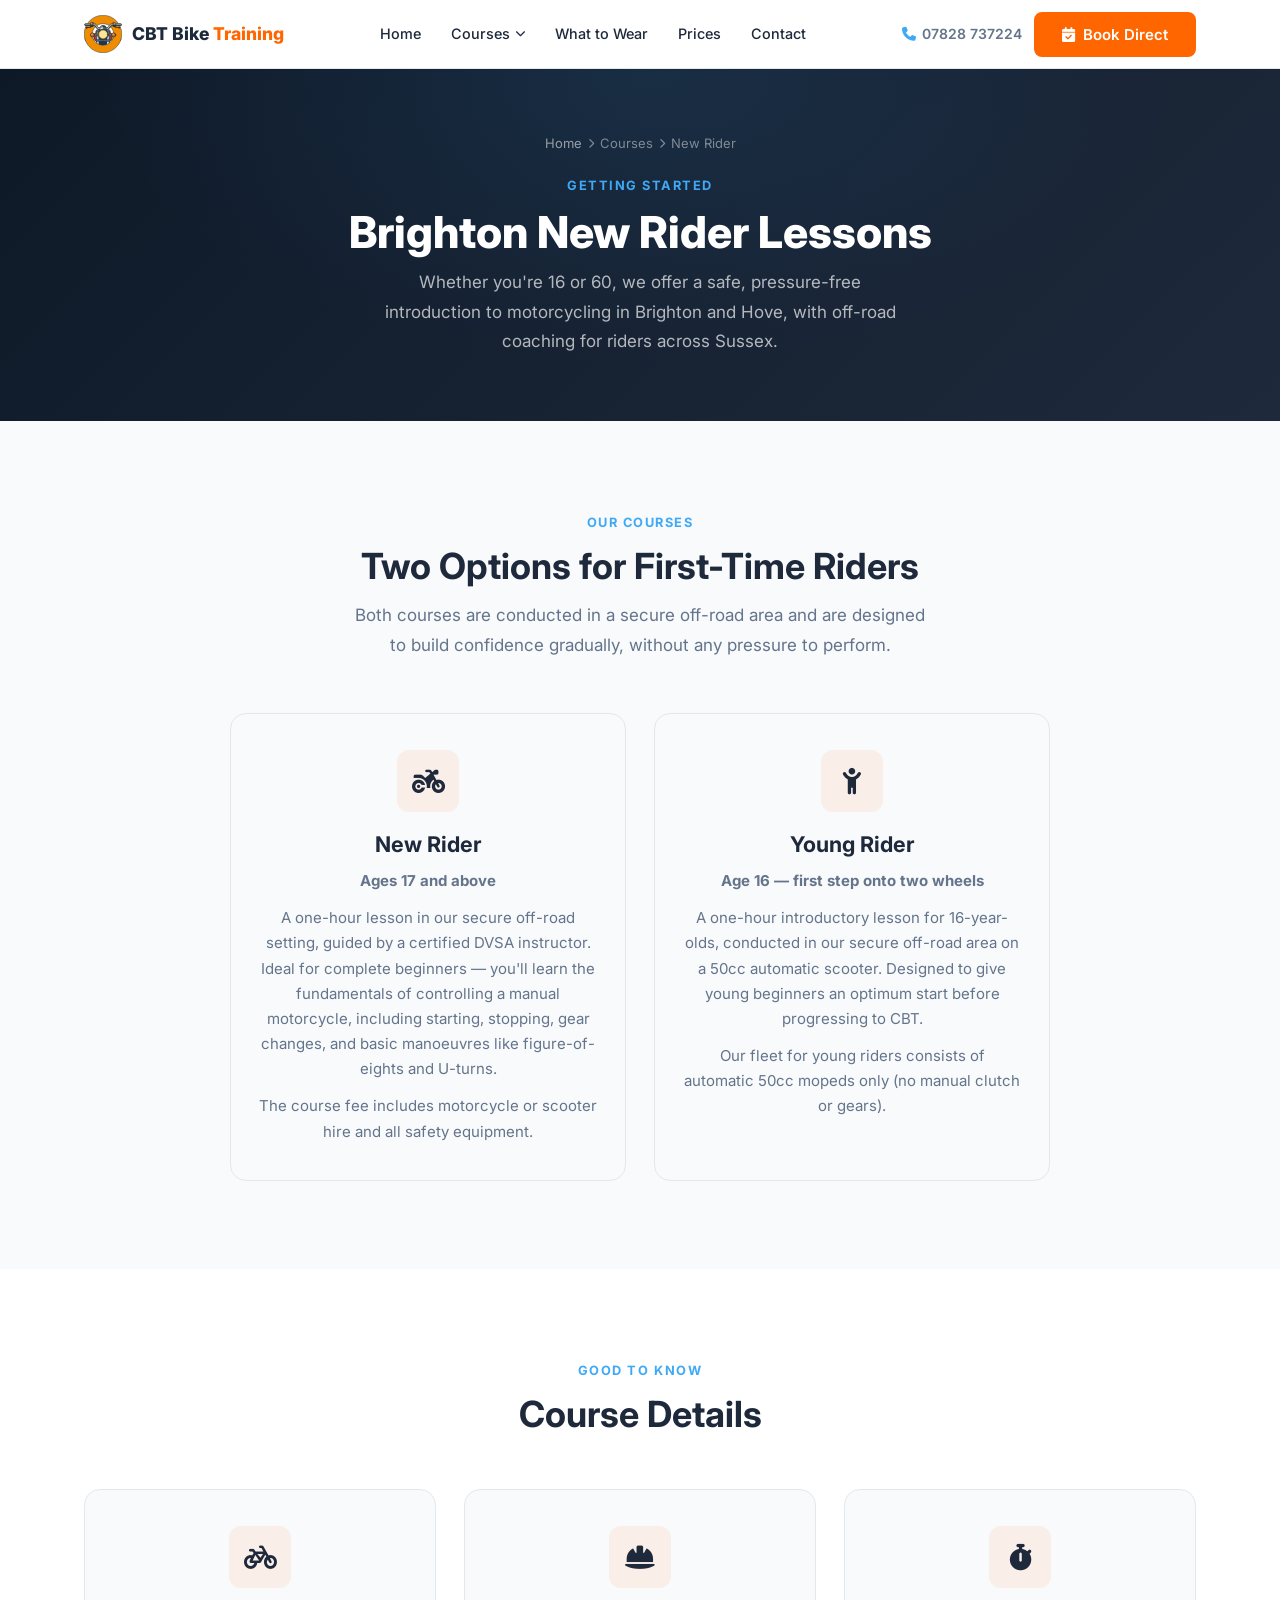
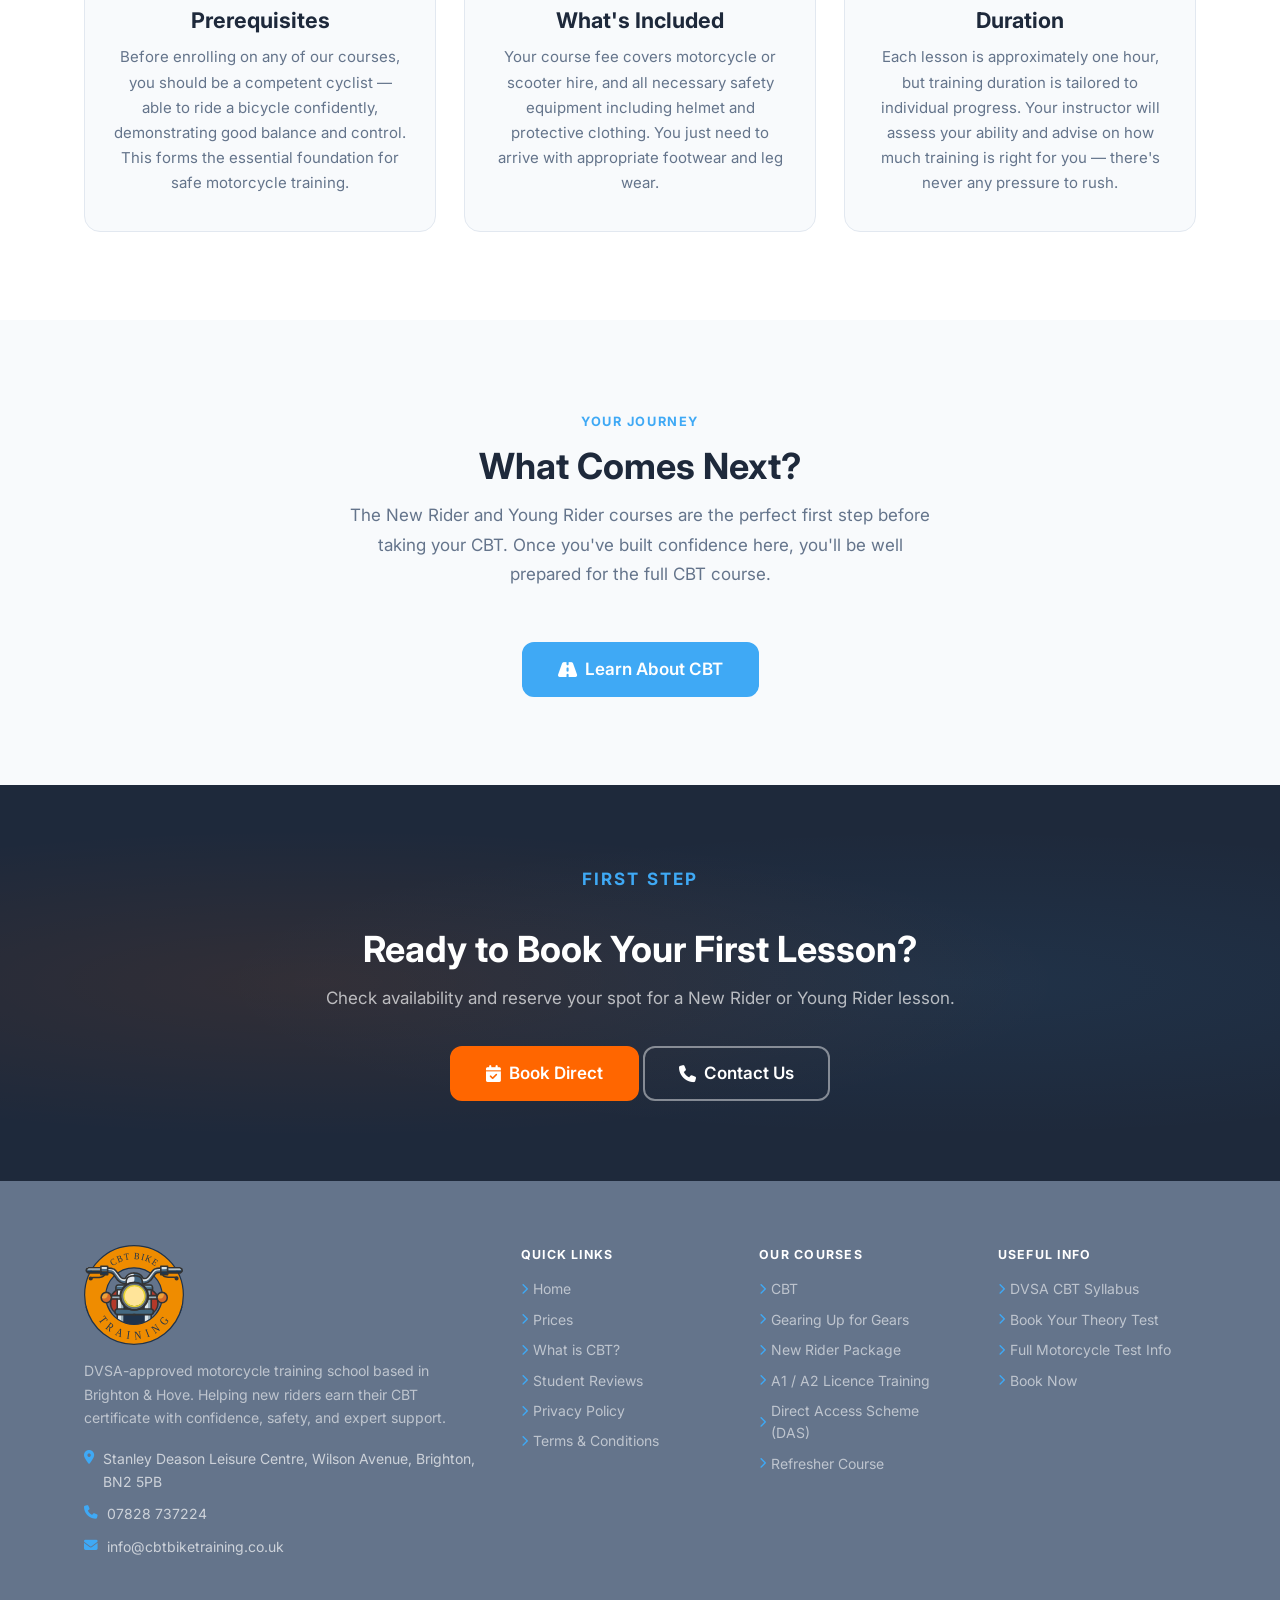
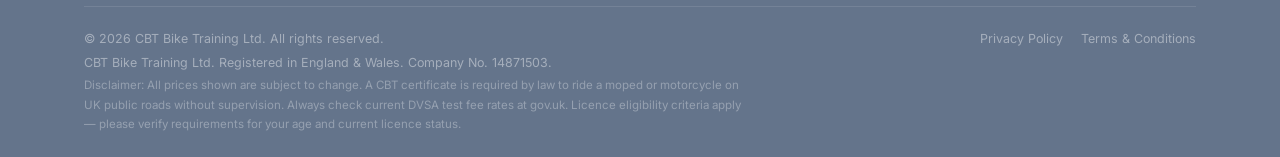
<file: courses/new-rider/index.html>
﻿<!DOCTYPE html>
<html lang="en">
<head>
  <meta charset="UTF-8" />
  <meta name="viewport" content="width=device-width, initial-scale=1.0" />
  <meta name="description" content="Book Brighton new rider lessons with friendly instructors and safe off-road coaching. Start your motorcycle journey in Brighton and Hove with confidence." />
  <meta name="keywords" content="new rider course Brighton, young rider lesson Brighton, beginner motorcycle lesson Sussex, first motorcycle lesson Brighton" />
  <meta property="og:title" content="Brighton New Rider Course | CBT Bike Training Brighton" />
  <meta property="og:description" content="Take Brighton new rider lessons with structured off-road tuition for complete beginners in Brighton and Hove." />
  <meta property="og:type" content="website" />
  <meta property="og:url" content="https://www.cbtbiketraining.co.uk/courses/new-rider/" />
  <title>Brighton New Rider Course | CBT Bike Training Brighton</title>
  <link rel="canonical" href="https://www.cbtbiketraining.co.uk/courses/new-rider/" />
  <script type="application/ld+json">
    {
      "@context": "https://schema.org",
      "@graph": [
        {
          "@type": "Course",
          "name": "Brighton New Rider Lessons",
          "description": "Beginner motorcycle training lessons in Brighton and Hove for new and young riders.",
          "provider": {
            "@type": "Organization",
            "name": "CBT Bike Training Ltd",
            "url": "https://www.cbtbiketraining.co.uk/"
          },
          "courseMode": "InPerson",
          "url": "https://www.cbtbiketraining.co.uk/courses/new-rider/"
        },
        {
          "@type": "BreadcrumbList",
          "itemListElement": [
            {"@type": "ListItem", "position": 1, "name": "Home", "item": "https://www.cbtbiketraining.co.uk/"},
            {"@type": "ListItem", "position": 2, "name": "Courses", "item": "https://www.cbtbiketraining.co.uk/courses/"},
            {"@type": "ListItem", "position": 3, "name": "Brighton New Rider Lessons", "item": "https://www.cbtbiketraining.co.uk/courses/new-rider/"}
          ]
        }
      ]
    }
  </script>
  <link rel="icon" href="../public/images/logos/cbt-bike-training-logo-simple.svg" type="image/svg+xml" />
  <link rel="preconnect" href="https://fonts.googleapis.com" />
  <link rel="preconnect" href="https://fonts.gstatic.com" crossorigin />
  <link href="https://fonts.googleapis.com/css2?family=Inter:wght@400;500;600;700;800&display=swap" rel="stylesheet" />
  <link rel="stylesheet" href="https://cdnjs.cloudflare.com/ajax/libs/font-awesome/6.5.1/css/all.min.css" crossorigin="anonymous" />
  <link rel="stylesheet" href="../../css/styles.css" />
</head>
<body>

  <!-- ═══════════ NAVIGATION ═══════════ -->
  <header>
    <nav class="navbar" id="navbar" aria-label="Main navigation">
      <div class="container">
        <div class="navbar-inner">

          <a href="../../" class="navbar-logo" aria-label="CBT Bike Training — Home">
            <div class="logo-badge" aria-hidden="true">
              <img src="../../public/images/logos/cbt-bike-training-logo-simple.svg" alt="" />
            </div>
            <span class="logo-name">CBT Bike <span>Training</span></span>
          </a>

          <ul class="navbar-nav" role="list">
            <li><a href="../../">Home</a></li>
            <li class="nav-dropdown">
              <button class="nav-dropdown-toggle" aria-expanded="false" aria-haspopup="true">Courses <i class="fa-solid fa-chevron-down" aria-hidden="true"></i></button>
              <ul class="nav-dropdown-menu" role="list">
                <li><a href="../../courses/cbt">CBT</a></li>
                <li><a href="../../courses/new-rider">New Rider</a></li>
                <li><a href="../../courses/advanced-riding">Advanced Riding</a></li>
                <li><a href="../../courses/bespoke-refresher">Bespoke &amp; Refresher</a></li>
                <li><a href="../../courses/full-licence">Full Licence</a></li>
              </ul>
            </li>
            <li><a href="../../what-to-wear">What to Wear</a></li>
            <li><a href="../../prices">Prices</a></li>
            <li><a href="../../contact">Contact</a></li>
          </ul>

          <div class="navbar-right">
            <a href="tel:07828737224" class="navbar-phone" aria-label="Call us on 07828 737224">
              <i class="fa-solid fa-phone" aria-hidden="true"></i> 07828 737224
            </a>
            <a href="../../book" class="btn btn-primary">
              <i class="fa-solid fa-calendar-check" aria-hidden="true"></i> Book Direct
            </a>
          </div>

          <button class="hamburger" id="hamburger" aria-expanded="false" aria-controls="mobile-menu" aria-label="Toggle navigation">
            <span></span><span></span><span></span>
          </button>

        </div>
      </div>
    </nav>

    <nav class="mobile-menu" id="mobile-menu" aria-label="Mobile navigation">
      <a href="../../">Home</a>
      <span class="mobile-menu-heading">Courses</span>
      <a href="../../courses/cbt" class="mobile-menu-sub">CBT</a>
      <a href="../../courses/new-rider" class="mobile-menu-sub">New Rider</a>
      <a href="../../courses/advanced-riding" class="mobile-menu-sub">Advanced Riding</a>
      <a href="../../courses/bespoke-refresher" class="mobile-menu-sub">Bespoke &amp; Refresher</a>
      <a href="../../courses/full-licence" class="mobile-menu-sub">Full Licence</a>
      <a href="../../what-to-wear">What to Wear</a>
      <a href="../../prices">Prices</a>
      <a href="../../contact">Contact</a>
      <a href="tel:07828737224"><i class="fa-solid fa-phone" aria-hidden="true"></i> 07828 737224</a>
      <a href="../../book" class="btn btn-primary">
        <i class="fa-solid fa-calendar-check" aria-hidden="true"></i> Book Direct
      </a>
    </nav>
  </header>

  <main>

    <!-- ═══════════ PAGE HERO ═══════════ -->
    <section class="page-hero" aria-labelledby="page-heading">
      <div class="container">
        <div class="page-hero-content">
          <nav class="breadcrumb" aria-label="Breadcrumb">
            <a href="../../">Home</a>
            <i class="fa-solid fa-chevron-right" aria-hidden="true"></i>
            <span>Courses</span>
            <i class="fa-solid fa-chevron-right" aria-hidden="true"></i>
            <span aria-current="page">New Rider</span>
          </nav>
          <p class="eyebrow">Getting Started</p>
          <h1 id="page-heading">Brighton New Rider Lessons</h1>
          <p class="lead">Whether you're 16 or 60, we offer a safe, pressure-free introduction to motorcycling in Brighton and Hove, with off-road coaching for riders across Sussex.</p>
        </div>
      </div>
    </section>

    <!-- ═══════════ COURSE OPTIONS ═══════════ -->
    <section class="section section--bg" aria-labelledby="options-heading">
      <div class="container">
        <div class="section-header">
          <p class="eyebrow">Our Courses</p>
          <h2 id="options-heading">Two Options for First-Time Riders</h2>
          <p class="lead">Both courses are conducted in a secure off-road area and are designed to build confidence gradually, without any pressure to perform.</p>
        </div>

        <div class="book-direct-grid" style="max-width: 820px; margin: 0 auto;">

          <div class="bd-card fade-up">
            <div class="bd-icon" aria-hidden="true"><i class="fa-solid fa-motorcycle"></i></div>
            <h3>New Rider</h3>
            <p style="margin-bottom: 0.75rem;"><strong>Ages 17 and above</strong></p>
            <p>A one-hour lesson in our secure off-road setting, guided by a certified DVSA instructor. Ideal for complete beginners — you'll learn the fundamentals of controlling a manual motorcycle, including starting, stopping, gear changes, and basic manoeuvres like figure-of-eights and U-turns.</p>
            <p style="margin-top: 0.75rem; color: var(--slate);">The course fee includes motorcycle or scooter hire and all safety equipment.</p>
          </div>

          <div class="bd-card fade-up">
            <div class="bd-icon" aria-hidden="true"><i class="fa-solid fa-child-reaching"></i></div>
            <h3>Young Rider</h3>
            <p style="margin-bottom: 0.75rem;"><strong>Age 16 — first step onto two wheels</strong></p>
            <p>A one-hour introductory lesson for 16-year-olds, conducted in our secure off-road area on a 50cc automatic scooter. Designed to give young beginners an optimum start before progressing to CBT.</p>
            <p style="margin-top: 0.75rem; color: var(--slate);">Our fleet for young riders consists of automatic 50cc mopeds only (no manual clutch or gears).</p>
          </div>

        </div>
      </div>
    </section>

    <!-- ═══════════ SHARED DETAILS ═══════════ -->
    <section class="section section--white" aria-labelledby="details-heading">
      <div class="container">
        <div class="section-header">
          <p class="eyebrow">Good to Know</p>
          <h2 id="details-heading">Course Details</h2>
        </div>

        <div class="book-direct-grid">

          <div class="bd-card fade-up">
            <div class="bd-icon" aria-hidden="true"><i class="fa-solid fa-bicycle"></i></div>
            <h3>Prerequisites</h3>
            <p>Before enrolling on any of our courses, you should be a competent cyclist — able to ride a bicycle confidently, demonstrating good balance and control. This forms the essential foundation for safe motorcycle training.</p>
          </div>

          <div class="bd-card fade-up">
            <div class="bd-icon" aria-hidden="true"><i class="fa-solid fa-helmet-safety"></i></div>
            <h3>What's Included</h3>
            <p>Your course fee covers motorcycle or scooter hire, and all necessary safety equipment including helmet and protective clothing. You just need to arrive with appropriate footwear and leg wear.</p>
          </div>

          <div class="bd-card fade-up">
            <div class="bd-icon" aria-hidden="true"><i class="fa-solid fa-stopwatch"></i></div>
            <h3>Duration</h3>
            <p>Each lesson is approximately one hour, but training duration is tailored to individual progress. Your instructor will assess your ability and advise on how much training is right for you — there's never any pressure to rush.</p>
          </div>

        </div>
      </div>
    </section>

    <!-- ═══════════ WHAT'S NEXT ═══════════ -->
    <section class="section section--bg" aria-labelledby="next-heading">
      <div class="container">
        <div class="section-header">
          <p class="eyebrow">Your Journey</p>
          <h2 id="next-heading">What Comes Next?</h2>
          <p class="lead">The New Rider and Young Rider courses are the perfect first step before taking your CBT. Once you've built confidence here, you'll be well prepared for the full CBT course.</p>
        </div>
        <div style="text-align: center; margin-top: 2rem;" class="fade-up">
          <a href="../cbt" class="btn btn-secondary btn-lg">
            <i class="fa-solid fa-road" aria-hidden="true"></i> Learn About CBT
          </a>
        </div>
      </div>
    </section>

    <!-- ═══════════ CTA BANNER ═══════════ -->
    <section class="cta-banner" aria-labelledby="cta-heading">
      <div class="container">
        <p class="eyebrow" style="color: var(--blue);">First Step</p>
        <h2 id="cta-heading">Ready to Book Your First Lesson?</h2>
        <p class="lead">Check availability and reserve your spot for a New Rider or Young Rider lesson.</p>
        <div class="cta-actions">
          <a href="../../book" class="btn btn-primary btn-lg">
            <i class="fa-solid fa-calendar-check" aria-hidden="true"></i> Book Direct
          </a>
          <a href="../../contact" class="btn btn-ghost btn-lg">
            <i class="fa-solid fa-phone" aria-hidden="true"></i> Contact Us
          </a>
        </div>
      </div>
    </section>

  </main>

  <!-- ═══════════ FOOTER ═══════════ -->
  <footer class="footer" role="contentinfo">
    <div class="container">
      <div class="footer-grid">

        <div class="footer-brand">
     <div class="f-logo" aria-label="CBT Bike Training">
            <img src="../../public/images/logos/cbt-bike-training-logo.svg" alt="CBT Bike Training logo" />
          </div>
          <p class="f-desc">
            DVSA-approved motorcycle training school based in Brighton &amp; Hove.
            Helping new riders earn their CBT certificate with confidence, safety, and expert support.
          </p>
          <div class="f-contact">
            <div class="f-contact-item">
              <i class="fa-solid fa-location-dot" aria-hidden="true"></i>
              <span>Stanley Deason Leisure Centre, Wilson Avenue, Brighton, BN2 5PB</span>
            </div>
            <div class="f-contact-item">
              <i class="fa-solid fa-phone" aria-hidden="true"></i>
              <a href="tel:07828737224">07828 737224</a>
            </div>
            <div class="f-contact-item">
              <i class="fa-solid fa-envelope" aria-hidden="true"></i>
              <a href="mailto:info@cbtbiketraining.co.uk">info@cbtbiketraining.co.uk</a>
            </div>
          </div>
        </div>

        <div class="footer-col">
          <h4>Quick Links</h4>
          <nav class="footer-links" aria-label="Footer quick links">
            <a href="../../"><i class="fa-solid fa-chevron-right" aria-hidden="true"></i> Home</a>
            <a href="../../prices"><i class="fa-solid fa-chevron-right" aria-hidden="true"></i> Prices</a>
            <a href="../../#what-is-cbt"><i class="fa-solid fa-chevron-right" aria-hidden="true"></i> What is CBT?</a>
            <a href="../../#testimonials"><i class="fa-solid fa-chevron-right" aria-hidden="true"></i> Student Reviews</a>
            <a href="../../privacy-policy"><i class="fa-solid fa-chevron-right" aria-hidden="true"></i> Privacy Policy</a>
            <a href="../../terms-and-conditions"><i class="fa-solid fa-chevron-right" aria-hidden="true"></i> Terms &amp; Conditions</a>
          </nav>
        </div>

        <div class="footer-col">
          <h4>Our Courses</h4>
          <nav class="footer-links" aria-label="Footer courses links">
            <a href="../../prices"><i class="fa-solid fa-chevron-right" aria-hidden="true"></i> CBT</a>
            <a href="../../prices"><i class="fa-solid fa-chevron-right" aria-hidden="true"></i> Gearing Up for Gears</a>
            <a href="../../prices"><i class="fa-solid fa-chevron-right" aria-hidden="true"></i> New Rider Package</a>
            <a href="../../prices"><i class="fa-solid fa-chevron-right" aria-hidden="true"></i> A1 / A2 Licence Training</a>
            <a href="../../prices"><i class="fa-solid fa-chevron-right" aria-hidden="true"></i> Direct Access Scheme (DAS)</a>
            <a href="../../prices"><i class="fa-solid fa-chevron-right" aria-hidden="true"></i> Refresher Course</a>
          </nav>
        </div>

        <div class="footer-col">
          <h4>Useful Info</h4>
          <nav class="footer-links" aria-label="Footer useful info links">
            <a href="https://www.gov.uk/compulsory-basic-training-cbt-syllabus" target="_blank" rel="noopener noreferrer">
              <i class="fa-solid fa-chevron-right" aria-hidden="true"></i> DVSA CBT Syllabus
            </a>
            <a href="https://www.gov.uk/book-theory-test" target="_blank" rel="noopener noreferrer">
              <i class="fa-solid fa-chevron-right" aria-hidden="true"></i> Book Your Theory Test
            </a>
            <a href="https://www.gov.uk/motorcycle-test" target="_blank" rel="noopener noreferrer">
              <i class="fa-solid fa-chevron-right" aria-hidden="true"></i> Full Motorcycle Test Info
            </a>
            <a href="../../book"><i class="fa-solid fa-chevron-right" aria-hidden="true"></i> Book Now</a>
          </nav>
        </div>

      </div>

      <div class="footer-bottom">
        <div class="footer-bottom-left">
          <p>&copy; <span id="current-year"></span> CBT Bike Training Ltd. All rights reserved.</p>
          <p>CBT Bike Training Ltd. Registered in England &amp; Wales. Company No. 14871503.</p>
          <p class="footer-disclaimer">
            Disclaimer: All prices shown are subject to change. A CBT certificate is required by law to ride a moped or
            motorcycle on UK public roads without supervision. Always check current DVSA test fee rates at gov.uk.
            Licence eligibility criteria apply — please verify requirements for your age and current licence status.
          </p>
        </div>
        <div class="footer-bottom-right">
          <a href="../../privacy-policy">Privacy Policy</a>
          <a href="../../terms-and-conditions">Terms &amp; Conditions</a>
        </div>
      </div>

    </div>
  </footer>

  <script src="/js/main.js" defer></script>
</body>
</html>
</file>
<file: css/styles.css>
/* =============================================================
   CBT Bike Training — Main Stylesheet
   Brand Colours:
     Orange  #FF6600  — Primary CTAs
     Navy    #1E293B  — Main Text
     Blue    #3FA9F5  — Nav / Accents
     BG      #F8FAFC  — Page Background
     Slate   #64748B  — Secondary / Footer
   ============================================================= */

/* ── Custom Properties ──────────────────────────────────────── */
:root {
  --orange: #ff6600;
  --orange-dark: #e55a00;
  --navy: #1e293b;
  --blue: #3fa9f5;
  --blue-dark: #2d9ae6;
  --bg: #f8fafc;
  --slate: #64748b;
  --white: #ffffff;
  --light: #e2e8f0;
  --dark: #334155;

  --font: "Inter", "Roboto", "Segoe UI", sans-serif;

  --shadow-sm: 0 1px 2px rgba(0, 0, 0, 0.05);
  --shadow-md: 0 4px 12px rgba(0, 0, 0, 0.08);
  --shadow-lg: 0 10px 24px rgba(0, 0, 0, 0.1);
  --shadow-xl: 0 20px 40px rgba(0, 0, 0, 0.12);

  --r-sm: 4px;
  --r-md: 8px;
  --r-lg: 12px;
  --r-xl: 16px;
  --r-2xl: 20px;
  --r-pill: 9999px;

  --max-w: 1160px;
  --section-y: 88px;
}

/* ── Reset ─────────────────────────────────────────────────── */
*,
*::before,
*::after {
  box-sizing: border-box;
  margin: 0;
  padding: 0;
}
html {
  scroll-behavior: smooth;
  font-size: 16px;
}
body {
  font-family: var(--font);
  color: var(--navy);
  background: var(--bg);
  line-height: 1.6;
  -webkit-font-smoothing: antialiased;
}
img {
  max-width: 100%;
  height: auto;
  display: block;
}
a {
  color: inherit;
  text-decoration: none;
}
ul {
  list-style: none;
}
button {
  font-family: inherit;
  cursor: pointer;
  border: none;
  background: none;
}

/* ── Layout ─────────────────────────────────────────────────── */
.container {
  max-width: var(--max-w);
  margin: 0 auto;
  padding: 0 24px;
}
.section {
  padding: var(--section-y) 0;
}
.section--white {
  background: var(--white);
}
.section--bg {
  background: var(--bg);
}
.section--navy {
  background: var(--navy);
}

/* ── Typography ─────────────────────────────────────────────── */
h1 {
  font-size: clamp(2.1rem, 5vw, 3.5rem);
  font-weight: 800;
  line-height: 1.15;
}
h2 {
  font-size: clamp(1.6rem, 3.5vw, 2.25rem);
  font-weight: 700;
  line-height: 1.25;
}
h3 {
  font-size: clamp(1.1rem, 2vw, 1.35rem);
  font-weight: 700;
  line-height: 1.3;
}
p {
  line-height: 1.75;
}

.eyebrow {
  display: inline-block;
  font-size: 0.8rem;
  font-weight: 700;
  letter-spacing: 0.12em;
  text-transform: uppercase;
  color: var(--blue);
  margin-bottom: 10px;
}

.section-header {
  text-align: center;
  margin-bottom: 52px;
}
.section-header h2 {
  margin-bottom: 12px;
}
.section-header .lead {
  font-size: 1.0625rem;
  color: var(--slate);
  max-width: 580px;
  margin: 0 auto;
}

/* ── Buttons ────────────────────────────────────────────────── */
.btn {
  display: inline-flex;
  align-items: center;
  gap: 8px;
  padding: 13px 26px;
  border-radius: var(--r-md);
  font-size: 0.9375rem;
  font-weight: 600;
  transition: all 0.2s ease;
  border: 2px solid transparent;
  white-space: nowrap;
  line-height: 1;
}
.btn:focus-visible {
  outline: 3px solid var(--orange);
  outline-offset: 2px;
}

.btn-primary {
  background: var(--orange);
  color: var(--white);
  border-color: var(--orange);
}
.btn-primary:hover {
  background: var(--orange-dark);
  border-color: var(--orange-dark);
  transform: translateY(-1px);
  box-shadow: 0 6px 16px rgba(255, 102, 0, 0.35);
}

.btn-secondary {
  background: var(--blue);
  color: var(--white);
  border-color: var(--blue);
}
.btn-secondary:hover {
  background: var(--blue-dark);
  border-color: var(--blue-dark);
  transform: translateY(-1px);
  box-shadow: 0 6px 16px rgba(63, 169, 245, 0.35);
}

.btn-ghost {
  background: transparent;
  color: var(--white);
  border-color: rgba(255, 255, 255, 0.45);
}
.btn-ghost:hover {
  background: rgba(255, 255, 255, 0.1);
  border-color: rgba(255, 255, 255, 0.8);
}

.btn-lg {
  padding: 17px 34px;
  font-size: 1.0625rem;
  border-radius: var(--r-lg);
}
.btn-full {
  width: 100%;
  justify-content: center;
}

/* ── Navigation ─────────────────────────────────────────────── */
.navbar {
  background: var(--white);
  border-bottom: 1px solid var(--light);
  position: sticky;
  top: 0;
  z-index: 900;
  box-shadow: var(--shadow-sm);
  transition: box-shadow 0.2s;
}
.navbar.scrolled {
  box-shadow: var(--shadow-md);
}

.navbar-inner {
  display: flex;
  align-items: center;
  justify-content: space-between;
  height: 68px;
  gap: 24px;
}

.navbar-logo {
  display: flex;
  align-items: center;
  gap: 10px;
  font-weight: 800;
  font-size: 1.1rem;
  color: var(--navy);
  flex-shrink: 0;
  text-decoration: none;
}
.navbar-logo .logo-badge {
  display: flex;
  align-items: center;
  justify-content: center;
  width: 38px;
  height: 38px;
  background: transparent;
  border-radius: var(--r-md);
  color: var(--white);
  font-size: 0.7rem;
  font-weight: 800;
  letter-spacing: 0.03em;
  flex-shrink: 0;
  line-height: 1;
  text-align: center;
}
.navbar-logo .logo-badge img {
  width: 100%;
  height: 100%;
  display: block;
  object-fit: contain;
}
.navbar-logo .logo-name {
  color: var(--navy);
}
.navbar-logo .logo-name span {
  color: var(--orange);
}

.navbar-nav {
  display: flex;
  align-items: center;
  gap: 2px;
  flex: 1;
  justify-content: center;
}
.navbar-nav a {
  padding: 8px 14px;
  border-radius: var(--r-md);
  font-size: 0.9rem;
  font-weight: 500;
  color: var(--navy);
  transition: all 0.18s;
}
.navbar-nav a:hover,
.navbar-nav a.active {
  color: var(--blue);
  background: rgba(63, 169, 245, 0.08);
}

/* ── Nav Dropdown ──────────────────────────────────────────── */
.nav-dropdown {
  position: relative;
  list-style: none;
}
.nav-dropdown-toggle {
  display: flex;
  align-items: center;
  gap: 5px;
  padding: 8px 14px;
  border-radius: var(--r-md);
  font-size: 0.9rem;
  font-weight: 500;
  color: var(--navy);
  background: none;
  border: none;
  cursor: pointer;
  font-family: var(--font);
  line-height: 1;
  transition: all 0.18s;
}
.nav-dropdown-toggle:hover,
.nav-dropdown.open .nav-dropdown-toggle,
.nav-dropdown-toggle.active {
  color: var(--blue);
  background: rgba(63, 169, 245, 0.08);
}
.nav-dropdown-toggle i {
  font-size: 0.65rem;
  transition: transform 0.2s;
}
.nav-dropdown.open .nav-dropdown-toggle i {
  transform: rotate(180deg);
}
.nav-dropdown-menu {
  display: none;
  position: absolute;
  top: calc(100% + 8px);
  left: 50%;
  transform: translateX(-50%);
  background: var(--white);
  border: 1px solid var(--light);
  border-radius: var(--r-lg);
  box-shadow: var(--shadow-lg);
  min-width: 230px;
  padding: 6px;
  z-index: 200;
  list-style: none;
}
.nav-dropdown.open .nav-dropdown-menu {
  display: block;
}
.nav-dropdown-menu li {
  list-style: none;
}
.nav-dropdown-menu a {
  display: block;
  padding: 9px 14px;
  border-radius: var(--r-md);
  font-size: 0.875rem;
  font-weight: 500;
  color: var(--navy);
  text-decoration: none;
  transition: all 0.15s;
  white-space: nowrap;
}
.nav-dropdown-menu a:hover,
.nav-dropdown-menu a.active {
  color: var(--blue);
  background: rgba(63, 169, 245, 0.08);
}

/* ── Mobile Menu Courses Group ─────────────────────────────── */
.mobile-menu-heading {
  display: block;
  padding: 10px 14px 4px;
  font-size: 0.72rem;
  font-weight: 700;
  text-transform: uppercase;
  letter-spacing: 0.07em;
  color: var(--slate);
}
.mobile-menu .mobile-menu-sub {
  padding-left: 28px;
  font-size: 0.875rem;
  color: var(--slate);
}
.mobile-menu .mobile-menu-sub:hover {
  color: var(--blue);
}

.navbar-right {
  display: flex;
  align-items: center;
  gap: 12px;
  flex-shrink: 0;
}
.navbar-phone {
  display: flex;
  align-items: center;
  gap: 6px;
  font-size: 0.875rem;
  font-weight: 600;
  color: var(--slate);
  text-decoration: none;
  transition: color 0.18s;
}
.navbar-phone:hover {
  color: var(--navy);
}
.navbar-phone i {
  color: var(--blue);
}

/* ── Hamburger ──────────────────────────────────────────────── */
.hamburger {
  display: none;
  flex-direction: column;
  gap: 5px;
  padding: 8px;
  border-radius: var(--r-md);
  transition: background 0.18s;
}
.hamburger:hover {
  background: var(--bg);
}
.hamburger span {
  display: block;
  width: 22px;
  height: 2px;
  background: var(--navy);
  border-radius: 2px;
  transition: all 0.3s ease;
}

/* ── Mobile Menu ────────────────────────────────────────────── */
.mobile-menu {
  display: none;
  flex-direction: column;
  background: var(--white);
  border-top: 1px solid var(--light);
  padding: 16px 24px 24px;
  gap: 4px;
}
.mobile-menu.open {
  display: flex;
}
.mobile-menu a {
  padding: 11px 14px;
  border-radius: var(--r-md);
  font-size: 0.9375rem;
  font-weight: 500;
  color: var(--navy);
  border-bottom: 1px solid var(--light);
  transition: all 0.18s;
}
.mobile-menu a:last-child {
  border-bottom: none;
}
.mobile-menu a:hover {
  color: var(--blue);
  background: rgba(63, 169, 245, 0.06);
}
.mobile-menu .btn {
  margin-top: 10px;
  justify-content: center;
  border-bottom: none;
}

/* ── Hero ───────────────────────────────────────────────────── */
.hero {
  position: relative;
  background: url("../public/images/Home/Hero.png") center / cover no-repeat;
  min-height: 620px;
  display: flex;
  align-items: center;
  padding: 96px 0 72px;
  overflow: hidden;
}

.hero-content {
  position: relative;
  z-index: 2;
  max-width: 700px;
  background: rgba(10, 18, 35, 0.78);
  backdrop-filter: blur(10px);
  -webkit-backdrop-filter: blur(10px);
  border-radius: var(--r-xl);
  padding: 40px 44px;
  border: 1px solid rgba(255, 255, 255, 0.1);
}

.hero-badge {
  display: inline-flex;
  align-items: center;
  gap: 8px;
  background: rgba(255, 102, 0, 0.14);
  border: 1px solid rgba(255, 102, 0, 0.38);
  color: #ffaa66;
  padding: 7px 16px;
  border-radius: var(--r-pill);
  font-size: 0.8125rem;
  font-weight: 600;
  letter-spacing: 0.02em;
  margin-bottom: 22px;
  backdrop-filter: blur(4px);
}
.hero-badge .dot {
  width: 7px;
  height: 7px;
  background: var(--orange);
  border-radius: 50%;
  animation: pulse 2s ease-in-out infinite;
}
@keyframes pulse {
  0%,
  100% {
    transform: scale(1);
    opacity: 1;
  }
  50% {
    transform: scale(0.8);
    opacity: 0.6;
  }
}

.hero h1 {
  color: var(--white);
  margin-bottom: 18px;
}
.hero h1 em {
  color: var(--orange);
  font-style: normal;
  position: relative;
}

.hero-lead {
  font-size: 1.1rem;
  color: rgba(255, 255, 255, 0.74);
  margin-bottom: 36px;
  max-width: 540px;
  line-height: 1.72;
}

.hero-ctas {
  display: flex;
  flex-wrap: wrap;
  gap: 14px;
  margin-bottom: 44px;
}

.hero-trust {
  display: flex;
  flex-wrap: wrap;
  gap: 20px 28px;
}
.hero-trust-item {
  display: flex;
  align-items: center;
  gap: 7px;
  font-size: 0.8125rem;
  font-weight: 500;
  color: rgba(255, 255, 255, 0.6);
}
.hero-trust-item i {
  color: var(--blue);
  font-size: 0.875rem;
}

/* ── Why Book Direct ────────────────────────────────────────── */
.book-direct-grid {
  display: grid;
  grid-template-columns: repeat(auto-fit, minmax(260px, 1fr));
  gap: 28px;
  justify-content: center;
}

.bd-card {
  background: var(--bg);
  border: 1px solid var(--light);
  border-radius: var(--r-xl);
  padding: 36px 28px;
  text-align: center;
  transition: all 0.3s ease;
  position: relative;
  overflow: hidden;
}
.bd-card::before {
  content: "";
  position: absolute;
  top: 0;
  left: 0;
  right: 0;
  height: 3px;
  background: var(--orange);
  transform: scaleX(0);
  transform-origin: left;
  transition: transform 0.3s ease;
}
.bd-card:hover {
  box-shadow: var(--shadow-lg);
  transform: translateY(-5px);
  border-color: rgba(255, 102, 0, 0.18);
}
.bd-card:hover::before {
  transform: scaleX(1);
}

.bd-icon {
  width: 62px;
  height: 62px;
  border-radius: var(--r-lg);
  background: rgba(255, 102, 0, 0.08);
  display: flex;
  align-items: center;
  justify-content: center;
  font-size: 1.65rem;
  margin: 0 auto 18px;
  transition: background 0.3s;
}
.bd-card:hover .bd-icon {
  background: rgba(255, 102, 0, 0.16);
}
.bd-card h3 {
  margin-bottom: 10px;
}
.bd-card p {
  color: var(--slate);
  font-size: 0.9375rem;
  line-height: 1.68;
}

/* ── CBT Elements ───────────────────────────────────────────── */
.cbt-elements {
  display: grid;
  gap: 20px;
}

.cbt-card {
  background: var(--white);
  border: 1px solid var(--light);
  border-radius: var(--r-xl);
  padding: 28px 32px;
  display: grid;
  grid-template-columns: 56px 1fr;
  gap: 22px;
  align-items: start;
  transition: all 0.25s ease;
}
.cbt-card:hover {
  box-shadow: var(--shadow-md);
  border-color: rgba(63, 169, 245, 0.28);
}

.cbt-letter {
  width: 56px;
  height: 56px;
  border-radius: var(--r-lg);
  display: flex;
  align-items: center;
  justify-content: center;
  font-size: 1.4rem;
  font-weight: 800;
  color: var(--white);
  flex-shrink: 0;
}
.cbt-letter.a {
  background: var(--navy);
}
.cbt-letter.b {
  background: var(--orange);
}
.cbt-letter.c {
  background: var(--blue);
}
.cbt-letter.d {
  background: #10b981;
}
.cbt-letter.e {
  background: #8b5cf6;
}

.cbt-body {
}
.cbt-tag {
  display: inline-block;
  font-size: 0.72rem;
  font-weight: 700;
  letter-spacing: 0.08em;
  text-transform: uppercase;
  color: var(--blue);
  background: rgba(63, 169, 245, 0.1);
  border-radius: var(--r-pill);
  padding: 2px 10px;
  margin-bottom: 7px;
}
.cbt-body h3 {
  font-size: 1.05rem;
  margin-bottom: 7px;
}
.cbt-body p {
  color: var(--slate);
  font-size: 0.9rem;
  line-height: 1.68;
}

.cbt-note {
  margin-top: 28px;
  background: rgba(63, 169, 245, 0.06);
  border: 1px solid rgba(63, 169, 245, 0.22);
  border-radius: var(--r-lg);
  padding: 18px 22px;
  display: flex;
  gap: 12px;
  align-items: flex-start;
  font-size: 0.9rem;
  color: var(--navy);
  line-height: 1.7;
}
.cbt-note i {
  color: var(--blue);
  font-size: 1.1rem;
  flex-shrink: 0;
  margin-top: 2px;
}

/* ── Testimonials ───────────────────────────────────────────── */
.testimonials-grid {
  display: grid;
  grid-template-columns: repeat(3, 1fr);
  gap: 24px;
  margin-bottom: 52px;
}

.t-card {
  background: var(--white);
  border: 1px solid var(--light);
  border-radius: var(--r-xl);
  padding: 28px;
  transition: all 0.25s ease;
  display: flex;
  flex-direction: column;
}
.t-card:hover {
  box-shadow: var(--shadow-md);
  transform: translateY(-2px);
}

.t-stars {
  display: flex;
  gap: 3px;
  margin-bottom: 13px;
  color: #f59e0b;
  font-size: 1rem;
}
.t-text {
  font-size: 0.9375rem;
  color: var(--navy);
  line-height: 1.72;
  font-style: italic;
  flex: 1;
  margin-bottom: 20px;
}
.t-author {
  display: flex;
  align-items: center;
  gap: 11px;
}
.t-avatar {
  width: 42px;
  height: 42px;
  border-radius: 50%;
  display: flex;
  align-items: center;
  justify-content: center;
  font-weight: 700;
  font-size: 0.9rem;
  color: var(--white);
  flex-shrink: 0;
}
.t-avatar.av1 {
  background: #3b82f6;
}
.t-avatar.av2 {
  background: var(--orange);
}
.t-avatar.av3 {
  background: #10b981;
}
.t-name {
  font-weight: 700;
  font-size: 0.9375rem;
  color: var(--navy);
}
.t-date {
  font-size: 0.8rem;
  color: var(--slate);
}

/* ── Trust Badges ───────────────────────────────────────────── */
.trust-bar {
  background: var(--bg);
  border-top: 1px solid var(--light);
  border-bottom: 1px solid var(--light);
  padding: 48px 0;
}
.trust-bar-inner {
  display: flex;
  justify-content: center;
  flex-wrap: wrap;
  gap: 40px 56px;
  align-items: center;
}
.tb-item {
  display: flex;
  flex-direction: column;
  align-items: center;
  gap: 9px;
  text-align: center;
}
.tb-icon {
  width: 68px;
  height: 68px;
  border-radius: var(--r-lg);
  display: flex;
  align-items: center;
  justify-content: center;
  font-size: 1.7rem;
}
.tb-icon.or {
  background: rgba(255, 102, 0, 0.1);
}
.tb-icon.bl {
  background: rgba(63, 169, 245, 0.1);
}
.tb-icon.gr {
  background: rgba(16, 185, 129, 0.1);
}
.tb-icon.pu {
  background: rgba(139, 92, 246, 0.1);
}
.tb-icon.am {
  background: rgba(245, 158, 11, 0.1);
}
.tb-label {
  font-weight: 700;
  font-size: 0.9rem;
  color: var(--navy);
}
.tb-sub {
  font-size: 0.78rem;
  color: var(--slate);
}

/* ── CTA Banner ─────────────────────────────────────────────── */
.cta-banner {
  background: var(--navy);
  padding: 80px 0;
  text-align: center;
  position: relative;
  overflow: hidden;
}
.cta-banner::before {
  content: "";
  position: absolute;
  inset: 0;
  background:
    radial-gradient(
      ellipse at 25% 50%,
      rgba(255, 102, 0, 0.09) 0%,
      transparent 55%
    ),
    radial-gradient(
      ellipse at 75% 50%,
      rgba(63, 169, 245, 0.07) 0%,
      transparent 55%
    );
}
.cta-banner > .container {
  position: relative;
}
.cta-banner h2 {
  color: var(--white);
  margin-bottom: 12px;
}
.cta-banner p {
  color: rgba(255, 255, 255, 0.68);
  font-size: 1.0625rem;
  margin-bottom: 32px;
}
.cta-banner-btns {
  display: flex;
  gap: 14px;
  justify-content: center;
  flex-wrap: wrap;
}

/* ── Page Header (inner pages) ──────────────────────────────── */
.page-hero {
  background: linear-gradient(135deg, #0e1928 0%, var(--navy) 100%);
  padding: 64px 0;
  text-align: center;
  position: relative;
}
.page-hero::after {
  content: "";
  position: absolute;
  inset: 0;
  background: radial-gradient(
    ellipse at 50% 0%,
    rgba(63, 169, 245, 0.1) 0%,
    transparent 60%
  );
  pointer-events: none;
}
.page-hero-content {
  position: relative;
  z-index: 1;
}
.page-hero h1 {
  color: var(--white);
  font-size: clamp(1.8rem, 4vw, 2.75rem);
  margin-bottom: 10px;
}
.page-hero .lead {
  color: rgba(255, 255, 255, 0.68);
  font-size: 1.0625rem;
  max-width: 540px;
  margin: 0 auto;
}
.breadcrumb {
  display: flex;
  align-items: center;
  gap: 6px;
  justify-content: center;
  margin-bottom: 18px;
  font-size: 0.8125rem;
  color: rgba(255, 255, 255, 0.45);
}
.breadcrumb a {
  color: rgba(255, 255, 255, 0.55);
  transition: color 0.18s;
}
.breadcrumb a:hover {
  color: rgba(255, 255, 255, 0.85);
}
.breadcrumb i {
  font-size: 0.625rem;
}

/* ── Pricing ────────────────────────────────────────────────── */
.pricing-section {
  padding: 64px 0;
}
.pricing-section:nth-child(odd) {
  background: var(--bg);
}
.pricing-section:nth-child(even) {
  background: var(--white);
}

.pricing-header {
  margin-bottom: 40px;
}
.pricing-header h2 {
  font-size: clamp(1.4rem, 3vw, 1.9rem);
  color: var(--navy);
  margin-bottom: 8px;
}
.pricing-header p {
  color: var(--slate);
  font-size: 0.9375rem;
}

.pricing-grid-3 {
  display: grid;
  grid-template-columns: repeat(3, 1fr);
  gap: 24px;
}

.p-card {
  background: var(--white);
  border: 2px solid var(--light);
  border-radius: var(--r-xl);
  padding: 30px;
  display: flex;
  flex-direction: column;
  transition: all 0.3s ease;
  position: relative;
  overflow: hidden;
}
.p-card:hover {
  box-shadow: var(--shadow-lg);
  transform: translateY(-4px);
}
.p-card.popular {
  border-color: var(--orange);
  box-shadow: 0 0 0 4px rgba(255, 102, 0, 0.07);
}
.p-card.popular::after {
  content: "Most Popular";
  position: absolute;
  top: 16px;
  right: -30px;
  background: var(--orange);
  color: var(--white);
  font-size: 0.7rem;
  font-weight: 700;
  padding: 4px 44px;
  transform: rotate(45deg);
  letter-spacing: 0.04em;
}

.p-card-top {
  padding-bottom: 18px;
  border-bottom: 1px solid var(--light);
  margin-bottom: 18px;
}
.p-icon {
  width: 50px;
  height: 50px;
  border-radius: var(--r-md);
  background: rgba(63, 169, 245, 0.09);
  display: flex;
  align-items: center;
  justify-content: center;
  font-size: 1.4rem;
  margin-bottom: 13px;
}
.p-card h3 {
  font-size: 1.05rem;
  margin-bottom: 5px;
}
.p-subtitle {
  font-size: 0.83rem;
  color: var(--slate);
  margin-bottom: 10px;
}
.p-price {
  display: flex;
  align-items: baseline;
  gap: 2px;
  margin-top: 6px;
}
.p-price .sym {
  font-size: 1.25rem;
  font-weight: 700;
  color: var(--navy);
}
.p-price .amt {
  font-size: 2.1rem;
  font-weight: 800;
  color: var(--navy);
  line-height: 1;
}
.p-price .per {
  font-size: 0.8125rem;
  color: var(--slate);
  margin-left: 3px;
}

.p-features {
  flex: 1;
  margin-bottom: 22px;
}
.p-feature {
  display: flex;
  align-items: flex-start;
  gap: 9px;
  padding: 8px 0;
  font-size: 0.89rem;
  color: var(--navy);
  border-bottom: 1px solid var(--light);
}
.p-feature:last-child {
  border-bottom: none;
}
.p-feature i {
  color: #10b981;
  font-size: 0.85rem;
  flex-shrink: 0;
  margin-top: 3px;
}

/* ── Policy Pages ───────────────────────────────────────────── */
.policy-wrap {
  max-width: 800px;
  margin: 64px auto;
  padding: 0 24px;
}
.policy-updated {
  display: inline-flex;
  align-items: center;
  gap: 6px;
  background: rgba(63, 169, 245, 0.07);
  border: 1px solid rgba(63, 169, 245, 0.22);
  border-radius: var(--r-md);
  padding: 8px 16px;
  font-size: 0.8125rem;
  color: var(--slate);
  margin-bottom: 40px;
}
.policy-wrap h2 {
  font-size: 1.375rem;
  color: var(--navy);
  margin-top: 44px;
  margin-bottom: 14px;
  padding-top: 28px;
  border-top: 1px solid var(--light);
}
.policy-wrap h2:first-of-type {
  border-top: none;
  padding-top: 0;
  margin-top: 0;
}
.policy-wrap h3 {
  font-size: 1.05rem;
  color: var(--navy);
  margin-top: 24px;
  margin-bottom: 10px;
}
.policy-wrap p {
  font-size: 0.9375rem;
  color: var(--slate);
  margin-bottom: 14px;
  line-height: 1.8;
}
.policy-wrap ul {
  margin: 0 0 14px 20px;
}
.policy-wrap ul li {
  list-style: disc;
  font-size: 0.9375rem;
  color: var(--slate);
  line-height: 1.8;
  margin-bottom: 5px;
  padding-left: 4px;
}
.policy-wrap a {
  color: var(--blue);
  text-decoration: underline;
}
.policy-wrap strong {
  color: var(--navy);
}

/* ── Footer ─────────────────────────────────────────────────── */
.footer {
  background: var(--slate);
  color: rgba(255, 255, 255, 0.82);
  padding: 64px 0 0;
}

.footer-grid {
  display: grid;
  grid-template-columns: 2fr 1fr 1fr 1fr;
  gap: 40px;
  padding-bottom: 48px;
  border-bottom: 1px solid rgba(255, 255, 255, 0.1);
}

.footer-brand {
}
.footer-brand .f-logo {
  display: flex;
  flex-direction: column;
  align-items: flex-start;
  gap: 8px;
  margin-bottom: 14px;
}
.footer-brand .f-logo img {
  width: 100px;
  height: 100px;
}
.footer-brand .f-logo-badge {
  width: 34px;
  height: 34px;
  background: var(--orange);
  border-radius: var(--r-md);
  display: flex;
  align-items: center;
  justify-content: center;
  font-size: 0.65rem;
  font-weight: 800;
  color: var(--white);
  letter-spacing: 0.02em;
  flex-shrink: 0;
}
.footer-brand .f-logo-name {
  font-size: 1.05rem;
  font-weight: 700;
  color: var(--white);
}
.footer-brand .f-desc {
  font-size: 0.88rem;
  color: rgba(255, 255, 255, 0.58);
  line-height: 1.7;
  margin-bottom: 18px;
}

.f-contact {
  display: flex;
  flex-direction: column;
  gap: 10px;
}
.f-contact-item {
  display: flex;
  align-items: flex-start;
  gap: 9px;
  font-size: 0.875rem;
  color: rgba(255, 255, 255, 0.68);
}
.f-contact-item i {
  color: var(--blue);
  flex-shrink: 0;
  margin-top: 3px;
  font-size: 0.85rem;
}
.f-contact-item a {
  color: rgba(255, 255, 255, 0.68);
  transition: color 0.18s;
}
.f-contact-item a:hover {
  color: var(--white);
}

.footer-col h4 {
  font-size: 0.775rem;
  font-weight: 700;
  text-transform: uppercase;
  letter-spacing: 0.1em;
  color: var(--white);
  margin-bottom: 14px;
}
.footer-links {
  display: flex;
  flex-direction: column;
  gap: 8px;
}
.footer-links a {
  font-size: 0.875rem;
  color: rgba(255, 255, 255, 0.58);
  transition: color 0.18s;
  display: flex;
  align-items: center;
  gap: 5px;
}
.footer-links a:hover {
  color: rgba(255, 255, 255, 0.9);
}
.footer-links a i {
  font-size: 0.7rem;
  color: var(--blue);
}

.footer-bottom {
  padding: 22px 0;
  display: flex;
  justify-content: space-between;
  align-items: flex-start;
  flex-wrap: wrap;
  gap: 14px;
}
.footer-bottom-left {
}
.footer-bottom-left p {
  font-size: 0.78rem;
  color: rgba(255, 255, 255, 0.42);
  line-height: 1.65;
}
.footer-bottom-left p + p {
  margin-top: 3px;
}
.footer-disclaimer {
  max-width: 660px;
  margin-top: 8px;
  font-size: 0.72rem !important;
  color: rgba(255, 255, 255, 0.32) !important;
  line-height: 1.7 !important;
}
.footer-bottom-right {
  display: flex;
  gap: 18px;
  flex-wrap: wrap;
  align-items: center;
}
.footer-bottom-right a {
  font-size: 0.78rem;
  color: rgba(255, 255, 255, 0.42);
  transition: color 0.18s;
}
.footer-bottom-right a:hover {
  color: rgba(255, 255, 255, 0.75);
}

/* ── Responsive ─────────────────────────────────────────────── */
@media (max-width: 1024px) {
  .footer-grid {
    grid-template-columns: 1fr 1fr;
  }
  .footer-brand {
    grid-column: 1 / -1;
  }
}

@media (max-width: 768px) {
  :root {
    --section-y: 60px;
  }

  .navbar-nav,
  .navbar-phone,
  .navbar-right .btn {
    display: none;
  }
  .hamburger {
    display: flex;
  }

  .hero {
    min-height: auto;
    padding: 48px 16px;
  }
  .hero-content {
    padding: 28px 24px;
  }
  .hero-ctas {
    flex-direction: column;
    align-items: flex-start;
  }
  .hero-trust {
    gap: 12px 20px;
  }

  .book-direct-grid,
  .testimonials-grid,
  .pricing-grid-3 {
    grid-template-columns: 1fr;
  }

  .cbt-card {
    grid-template-columns: 1fr;
  }
  .cbt-letter {
    width: 44px;
    height: 44px;
    font-size: 1.15rem;
  }

  .trust-bar-inner {
    gap: 24px 32px;
  }

  .footer-grid {
    grid-template-columns: 1fr;
    gap: 24px;
  }
  .footer-brand {
    grid-column: auto;
  }
  .footer-bottom {
    flex-direction: column;
  }

  .p-card.popular::after {
    display: none;
  }

  .cta-banner {
    padding: 60px 0;
  }
}

@media (max-width: 480px) {
  .container {
    padding: 0 16px;
  }
  .btn-lg {
    padding: 14px 22px;
    font-size: 1rem;
  }
  .page-hero {
    padding: 48px 0;
  }
}

/* ── Scroll Animations ──────────────────────────────────────── */
.fade-up {
  opacity: 0;
  transform: translateY(22px);
  transition:
    opacity 0.55s ease,
    transform 0.55s ease;
}
.fade-up.visible {
  opacity: 1;
  transform: translateY(0);
}
</file>
